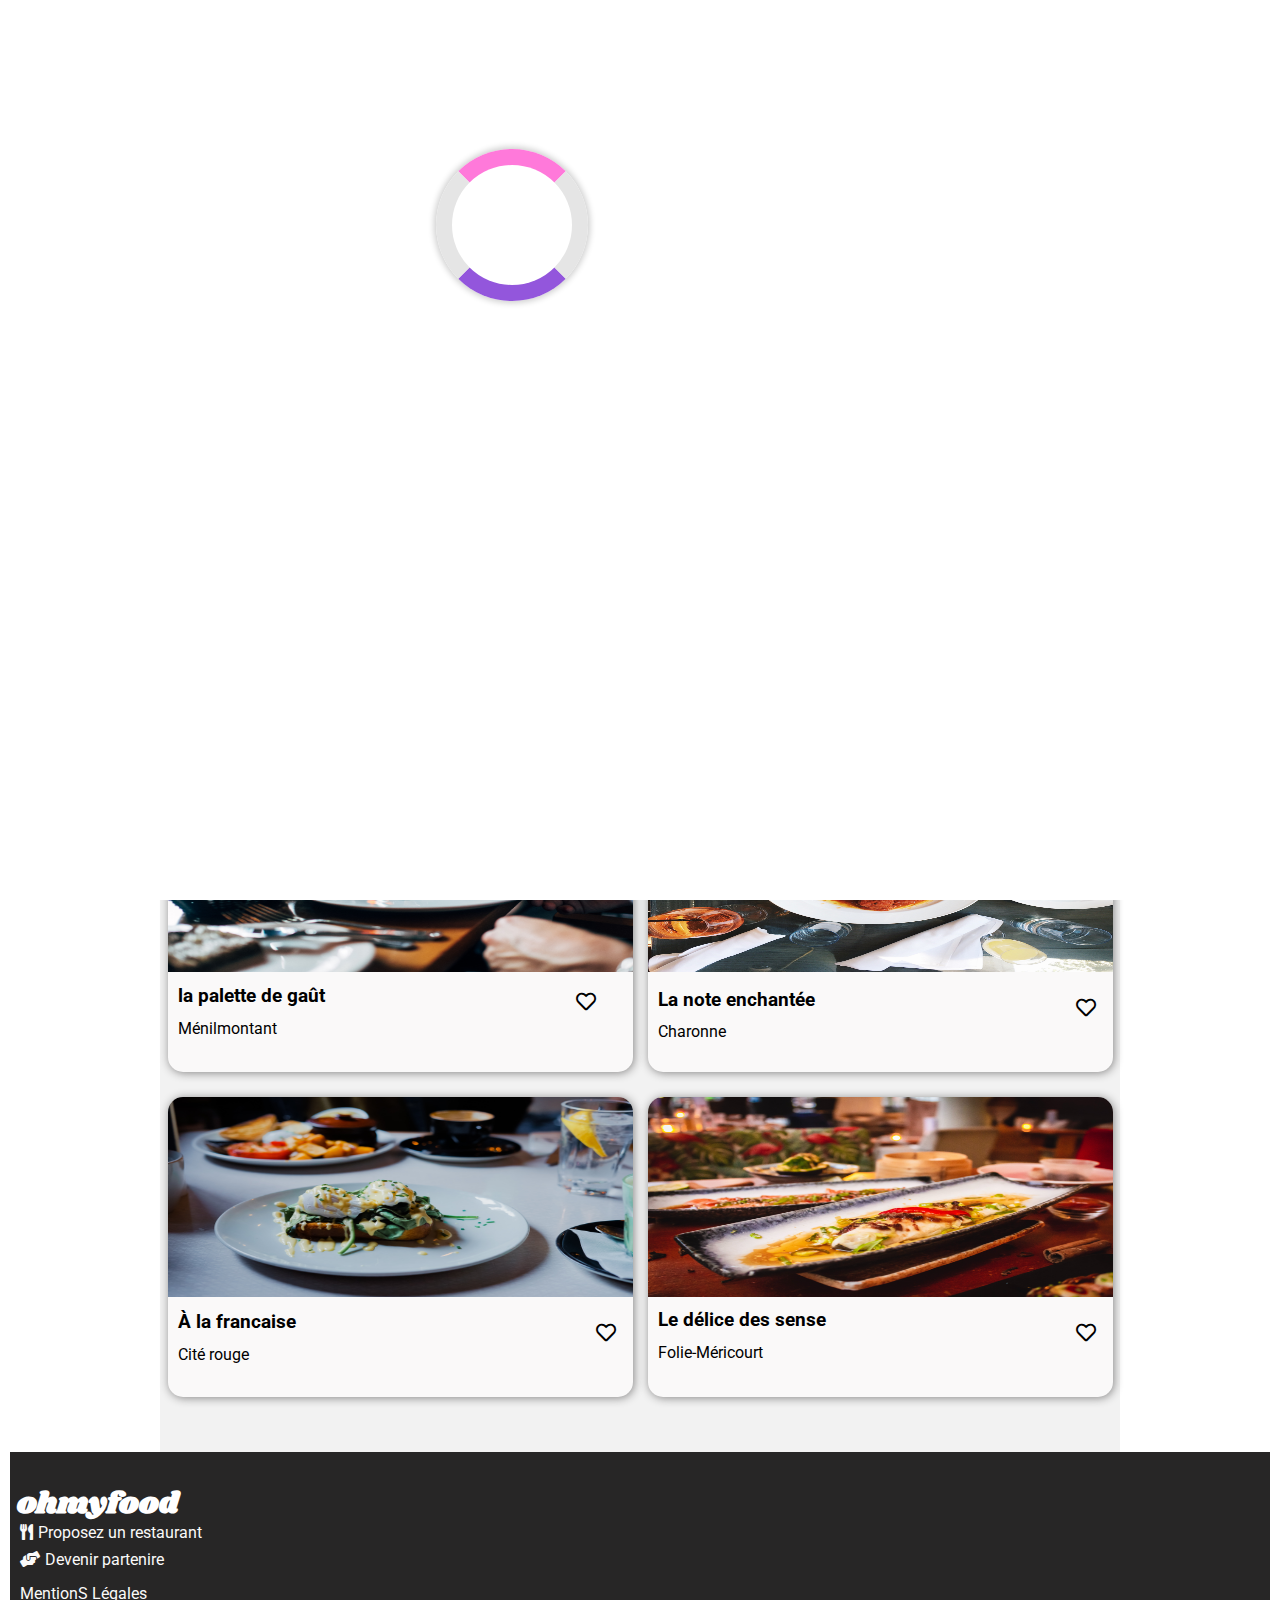
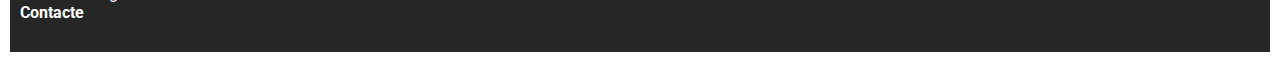
<file: index.html>
<!DOCTYPE html>
<html lang="fr">
<!-- he stars the html file -->
<head>
	<meta charset="utf-8"> 
	<meta name="viewport" content="width=device-width,initial-scale=1.0">
    <meta name="description" content="présentation projet 2">


	<link rel="stylesheet" type="text/css" href="./scss/style.css">

    <link rel="stylesheet" href="https://cdnjs.cloudflare.com/ajax/libs/font-awesome/5.15.4/css/all.min.css" integrity="sha512-1ycn6IcaQQ40/MKBW2W4Rhis/DbILU74C1vSrLJxCq57o941Ym01SwNsOMqvEBFlcgUa6xLiPY/NS5R+E6ztJQ==" crossorigin="anonymous" referrerpolicy="no-referrer" />
    <link href="https://fonts.googleapis.com/css2?family=Roboto:wght@100&family=Shrikhand&display=swap" rel="stylesheet">
    <link href="https://fonts.googleapis.com/css2?family=Roboto:ital,wght@0,100;0,500;0,700;1,400&family=Shrikhand&display=swap" rel="stylesheet">
    <title>ohmayfood</title>

</head> 
<body>
    <div class="loader-container">
        <div class="loader"></div>
    </div> 
<!--header-->
<header class="food">
    <nav class="navfood1">
       <div class="navfood1__logo1">
           <img src="images/ohmyfood.png" alt="logofod" class="logofod1">
       </div>
       <div class="navfood__maps">
      
        <a href="https://www.google.fr/maps/@49.1403279,2.2178771,15z"> <i class="fas fa-map-marker-alt "></i></a>
              <p>Paris,Belleville</p>
       </div>
       <div class="navfood__reservez">
           <div>
               <h1>Reservez le menu qui Vous convient</h1>
                <p>Decouvrez des restaurants d'exception,<br>séléctionnés par nos soins</p>
                <a href="#" class="btn-primary">Explorer nos restaurants</a>
            </div>
        </div>
    </nav>
    <div class="fonct">
        <h2>Fonctionement</h2>
        <div class="fonct__boutuon">
            
            <div class="chois">
                <div class="number"><p>1</p></div>
               <div class="icon"><i class="fas fa-mobile-alt"></i></div>
               <div class="parag"><h4>Choisissez un restaurant</h4></div>
            </div>
        </div>
       <div class="fonct__comp">
            <div  class="chois2">
                <div class="number2"><p>2</p></div>
               <div class="icon2"><i class="fas fa-list-ul"></i></div>
                <div class="parag2"><h4>Composez votre menu</h4></div>
            </div>
       </div>
       <div class="fonct__degu">
        <div  class="chois3">
            <div class="number3"><p>3</p></div>
           <div class="icon3"><i class="fas fa-store"></i>  </div>
            <div class="parag3"><h4>Dégustez au restaurant</h4></div>
        </div> 
       </div>
    </div>

</header>

<!--debut section-->

<section class="restaurant">
    <div class="restaurant__titre"><h1>restaurants</h1></div>
    <div class="restimgages">
        <div class="img1"> 
            <p class="butonneuv">nouveau</p>
            <div class="imgaceil"> <a href="./menus/copie.html"><img src="images/jay-wennington-N_Y88TWmGwA-unsplash.jpg" alt="wennington" class="wennington"></a></div>
            <div class="infoaceil1">
                   <div>
                       <a href="./menus/copie.html">
                      <h3 class="palette">la palette de gaût</h3>
                       <p class="Méni">Ménilmontant</p>
                       </a>
                    </div>
                    <div class="infoaceil2">
                        <div class="infoaceil2"><a href="#"><i class="far fa-heart  hart1" ></i> <i class="fas fa-heart hart2"></i></a> </div>
                       
                     </div> 
                       
                      
            </div>
        </div>
         <div class="img2">
            <p class="butonneuv">nouveau</p>
             <div class="imgnot"><a href="./menus/test.html"><img src="images/stil-u2Lp8tXIcjw-unsplash.jpg" alt="unsplash" class="unsplash"></a></div>
               <div class="imgnot2">
                     <div>
                         <a href="./menus/test.html">
                         <div class="note"><H3>La note enchantée</H3></div>
                         <div class="charonne">Charonne</div>
                         </a>
                     </div>
                    <div class="infoaceil2"><a href="#"><i class="far fa-heart  hart1" ></i> <i class="fas fa-heart hart2"></i></a> </div>
                    

               </div>
               <div class="imgnot3"></div>
         </div>
         <div class="img3">
                 <div class="imghef"><a href="./menus/about.html"><img src="images/toa-heftiba-DQKerTsQwi0-unsplash.jpg" alt="heftiba" class="heftiba"></a></div>
                 <div class="imghef3">
                     <div>
                         <a href="./menus/about.html">
                         <h3 class="francaise">À la francaise</h3>
                         <p class="cité"> Cité rouge</p>
                         </a>
                     </div>
                     <div class="infoaceil2"><a href="#"><i class="far fa-heart  hart1" ></i> <i class="fas fa-heart hart2"></i></a> </div>

                 </div>
         </div>
         <div class="img4">
            <div class="imgdélic"><a href="./menus/undid.html"><img src="images/louis-hansel-shotsoflouis-qNBGVyOCY8Q-unsplash.jpg" alt="louis" class="louis"></a></div>
              <div class="imgdélic2">
                    <div>
                        <a href="./menus/undid.html">
                         <h3 class="délice">Le délice des sense</h3>
                           <p class="foli">Folie-Méricourt</p>
                       </a>
                    </div>
                    <div class="infoaceil2"><a href="#"><i class="far fa-heart  hart1" ></i> <i class="fas fa-heart hart2"></i></a> </div>
              </div>
         </div>
   </div>
</section>

<!-- debut footer-->
<footer class="omyfooter">

    <div class="omyfooter__proposer ">
        <h3>ohmyfood</h3>
    </div>
    
    <div class="omyfooter__proprest">
         <i class="fas fa-utensils"></i><p class="espace">Proposez un restaurant</p>
    </div>
    <div class="omyfooter__partenirmonleg">
         <i class="fas fa-hands-helping"></i> <p class="espace">Devenir partenire  </p>
     </div>
     <div class="omyfooter__contact"><p><br>MentionS Légales<br> <a href="mailto:adresse@serveur.com"><b> Contacte</b></a></p></div>
     
</footer>

 </body>
</html>
</file>
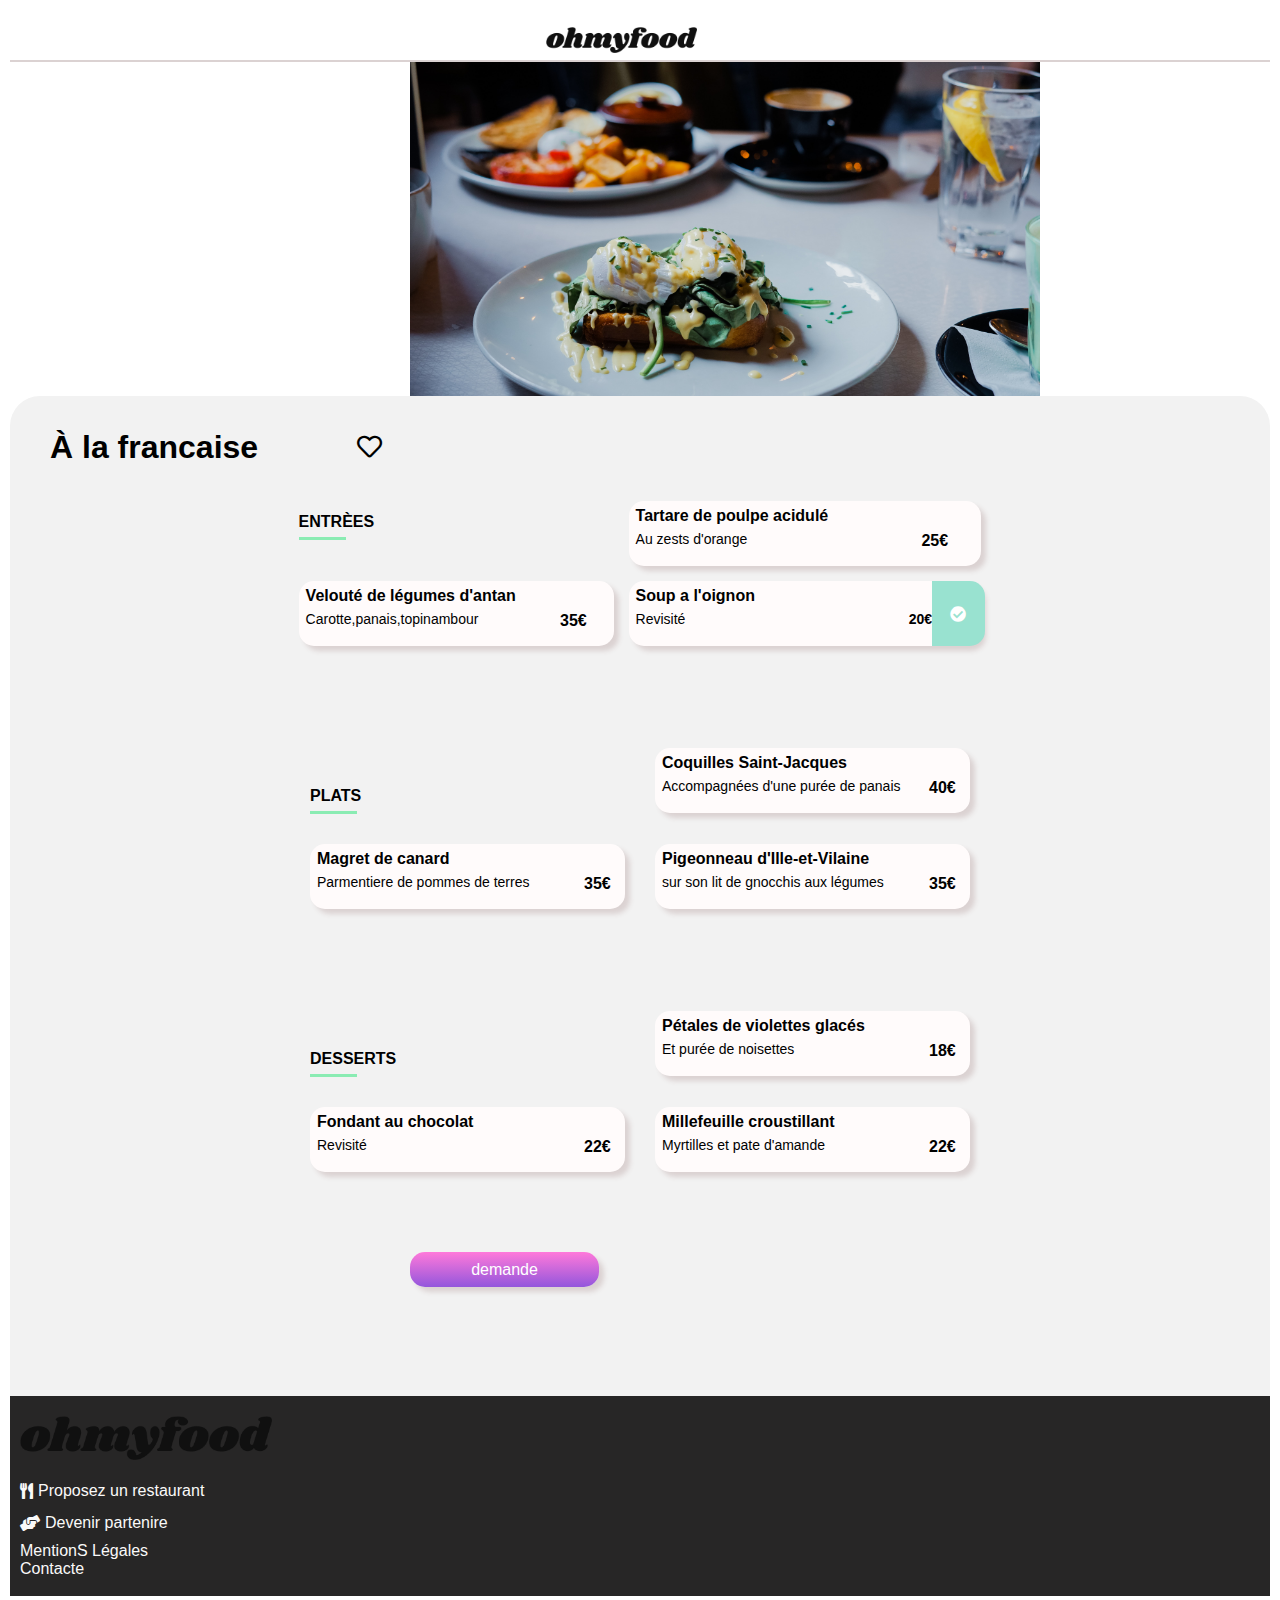
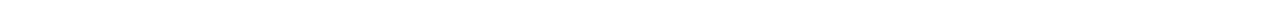
<file: about.html>
<!DOCTYPE html>
<html lang="fr">
<!-- he stars the html file -->
<head>
	<meta charset="utf-8"> 
	<meta name="viewport" content="width=device-width,initial-scale=1.0">
    <meta name="description" content="présentation projet 2">


	<link rel="stylesheet" type="text/css" href="style.css">

    <link rel="stylesheet" href="https://cdnjs.cloudflare.com/ajax/libs/font-awesome/5.15.4/css/all.min.css" integrity="sha512-1ycn6IcaQQ40/MKBW2W4Rhis/DbILU74C1vSrLJxCq57o941Ym01SwNsOMqvEBFlcgUa6xLiPY/NS5R+E6ztJQ==" crossorigin="anonymous" referrerpolicy="no-referrer" />
    
    <title>about</title>

</head> 

<body>
   <header class="food2">
       <nav class="navfood">  
            <div class="navfood__logo">
                 <img src="images/ohmyfood.png" alt="logofod" class="logofod">
            </div>
             <div class="navfood__aboutimg">
                <div class="imghef"><a href="#"><img src="images/toa-heftiba-DQKerTsQwi0-unsplash.jpg"alt="heftiba" class="abouthef"></a></div>
            </div>
      </nav>    
   </header>

   <section class="aboutRes">
     <div class="aboutRes__abouTitre">
         <h1>À la francaise</h1>
         <P class="farher"><i class="far fa-heart"></i></P>
     </div>

    <div class="entre">
         <div class="entre__titre"><h4>ENTRÈES</h4></div>
         <div class="entre__tartare">
              <div class="acidpul">
                 <h4 class="titart">Tartare de poulpe acidulé</h4>
                 <p>Au zests d'orange</p>
              </div> 
              <div class="prix"><p><b>25€</b></p></div>
         </div>
         <div class="entre__Veloute">
             <div class="Velout1">
                 <h4 class="titVelout">Velouté de légumes d'antan</h4>
                 <p>Carotte,panais,topinambour </p>
             </div>
             <div class="prix"><p><b>35€</b></p></div>
         </div>
        <div class="entre__soupe">
            <div class=" soup1">
                <h4 class="titsoupe">Soup a l'oignon</h4>
                <div class="rev">
                    <p>Revisité</p>
                    <P><B>20€</B></P>

                </div>
            </div>
            <div class="chek"><i class="fas fa-check-circle"></i></div>
         </div>
        
    </div>
       <div class="plats">
           <div class="plats__titre"><h4>PLATS</h4></div>
           <div class="plats__coquille">
                  <div class="sainjac">
                      <h4 class="titrsanj">Coquilles Saint-Jacques</h4>
                      <p>Accompagnées d'une purée de panais</p>
                   </div>
                    <div class="prix"><p><b>40€</b></p></div>
            </div> 
            <div class="plats__magret">
               <div class="canard">
                   <h4 class="titrcand">Magret de canard </h4>
                   <p>Parmentiere de pommes de terres</p>
               </div>
               <div class="prix"><p><b>35€</b></p></div>
            </div>
            <div class="plats__pegeon">
                <div class="pegeonils">
                    <h4 class="titrpeg">Pigeonneau d'Ille-et-Vilaine</h4>
                    <p> sur son lit de gnocchis aux légumes</p>
                </div>
                <div class="prix"><p><b>35€</b></p></div> 
            </div>
            
        </div>
        <div class="desser">
           <div class="desser__titre"> <h4>DESSERTS</h4></div>
           <div class="desser__petal">
               <div class="violette">
                   <h4 class="titrviolet">Pétales de violettes glacés </h4>
                   <p> Et purée de noisettes </p>
               </div>
               <div class="prix"><p><b>18€</b></p></div> 
           </div>
           <div class="desser__fondant">
               <div class="chocol">
                    <h4 class="titrchoc">Fondant au chocolat</h4>
                    <p>Revisité</p>
               </div>
               <div class="prix"><p><b>22€</b></p></div>
           </div>
           <div class="desser__mellfeulle">
               <div class="crostil">
                   <h4 class="titrcros">Millefeuille croustillant</h4>
                   <p> Myrtilles et pate d'amande</p>
               </div>
               <div class="prix"><p><b>22€</b></p></div>
           </div>
        </div>
  
      <div class="demande">
          <p>demande</p>
      </div>
   </section>
   <footer class="omyfooter">
    <div class="omyfooter__proposer "><img src="images/ohmyfood.png" alt="logofod" class="logofod "></div>
    
    <div class="omyfooter__proprest">
         <i class="fas fa-utensils"></i><p class="espace">Proposez un restaurant</p>
    </div>
    <div class="omyfooter__partenirmonleg">
         <i class="fas fa-hands-helping"></i> <p class="espace">Devenir partenire  </p>
     </div>
     <div class="omyfooter__contact"><p><br>MentionS Légales<br>Contacte </p></div>
   
   </footer>

   
</body>
</html>
</file>
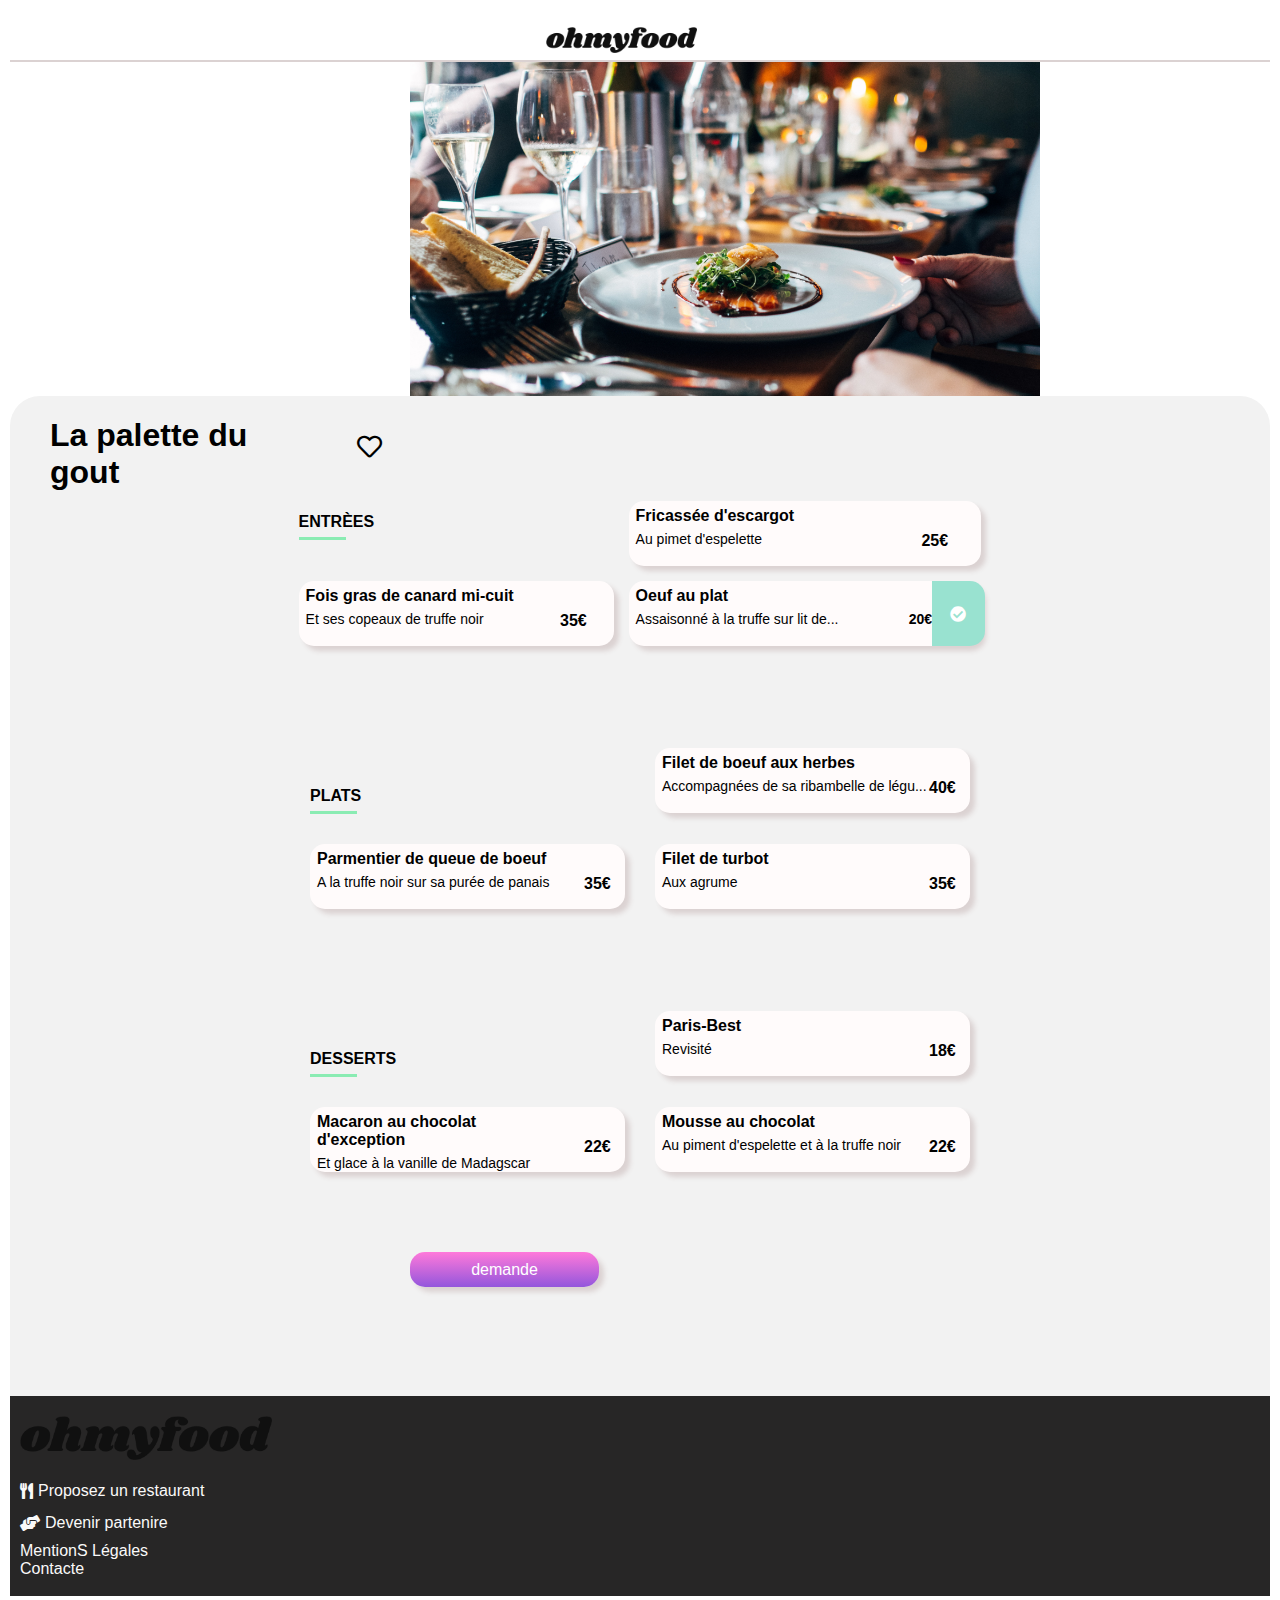
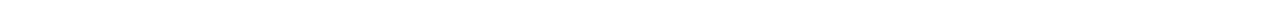
<file: copie.html>
<!DOCTYPE html>
<html lang="fr">
<!-- he stars the html file -->
<head>
	<meta charset="utf-8"> 
	<meta name="viewport" content="width=device-width,initial-scale=1.0">
    <meta name="description" content="présentation projet 2">


	<link rel="stylesheet" type="text/css" href="style.css">

    <link rel="stylesheet" href="https://cdnjs.cloudflare.com/ajax/libs/font-awesome/5.15.4/css/all.min.css" integrity="sha512-1ycn6IcaQQ40/MKBW2W4Rhis/DbILU74C1vSrLJxCq57o941Ym01SwNsOMqvEBFlcgUa6xLiPY/NS5R+E6ztJQ==" crossorigin="anonymous" referrerpolicy="no-referrer" />

    <title>copie</title>

</head> 
   
<body>
    <header class="food2">
        <nav class="navfood">  
             <div class="navfood__logo">
                  <img src="images/ohmyfood.png" alt="logofod" class="logofod">
             </div>
              <div class="navfood__aboutimg">
                 <div class="imghef"><a href="#"><img src="images/jay-wennington-N_Y88TWmGwA-unsplash.jpg"alt="heftiba" class="abouthef"></a></div>
             </div>
       </nav>    
    </header>
    <section class="aboutRes">
        <div class="aboutRes__abouTitre">
            <h1>La palette du gout</h1>
            <P class="farher"><i class="far fa-heart"></i></P>
        </div>
   
       <div class="entre">
            <div class="entre__titre"><h4>ENTRÈES</h4></div>
            <div class="entre__tartare">
                 <div class="acidpul">
                    <h4 class="titart">Fricassée d'escargot</h4>
                    <p>Au pimet d'espelette</p>
                 </div> 
                 <div class="prix"><p><b>25€</b></p></div>
            </div>
            <div class="entre__Veloute">
                <div class="Velout1">
                    <h4 class="titVelout">Fois gras de canard mi-cuit</h4>
                    <p>Et ses copeaux de truffe noir </p>
                </div>
                <div class="prix"><p><b>35€</b></p></div>
            </div>
           <div class="entre__soupe">
               <div class=" soup1">
                   <h4 class="titsoupe">Oeuf au plat</h4>
                   <div class="rev">
                       <p>Assaisonné à la truffe sur lit de...</p>
                       <P><B>20€</B></P>
   
                   </div>
               </div>
               <div class="chek"><i class="fas fa-check-circle"></i></div>
            </div>
           
       </div>
          <div class="plats">
              <div class="plats__titre"><h4>PLATS</h4></div>
              <div class="plats__coquille">
                     <div class="sainjac">
                         <h4 class="titrsanj">Filet de boeuf aux herbes</h4>
                         <p>Accompagnées de sa ribambelle de légu...</p>
                      </div>
                       <div class="prix"><p><b>40€</b></p></div>
               </div> 
               <div class="plats__magret">
                  <div class="canard">
                      <h4 class="titrcand">Parmentier de queue de boeuf </h4>
                      <p>A la truffe noir sur sa purée de panais</p>
                  </div>
                  <div class="prix"><p><b>35€</b></p></div>
               </div>
               <div class="plats__pegeon">
                   <div class="pegeonils">
                       <h4 class="titrpeg">Filet de turbot</h4>
                       <p> Aux agrume</p>
                   </div>
                   <div class="prix"><p><b>35€</b></p></div> 
               </div>
               
           </div>
           <div class="desser">
              <div class="desser__titre"> <h4>DESSERTS</h4></div>
              <div class="desser__petal">
                  <div class="violette">
                      <h4 class="titrviolet">Paris-Best </h4>
                      <p> Revisité </p>
                  </div>
                  <div class="prix"><p><b>18€</b></p></div> 
              </div>
              <div class="desser__fondant">
                  <div class="chocol">
                       <h4 class="titrchoc">Macaron au chocolat d'exception</h4>
                       <p>Et glace à la vanille de Madagscar</p>
                  </div>
                  <div class="prix"><p><b>22€</b></p></div>
              </div>
              <div class="desser__mellfeulle">
                  <div class="crostil">
                      <h4 class="titrcros">Mousse au chocolat</h4>
                      <p> Au piment d'espelette et à la truffe noir</p>
                  </div>
                  <div class="prix"><p><b>22€</b></p></div>
              </div>
           </div>
     
         <div class="demande">
             <p>demande</p>
         </div>
      </section>
      <footer class="omyfooter">
       <div class="omyfooter__proposer "><img src="images/ohmyfood.png" alt="logofod" class="logofod "></div>
       
       <div class="omyfooter__proprest">
            <i class="fas fa-utensils"></i><p class="espace">Proposez un restaurant</p>
       </div>
       <div class="omyfooter__partenirmonleg">
            <i class="fas fa-hands-helping"></i> <p class="espace">Devenir partenire  </p>
        </div>
        <div class="omyfooter__contact"><p><br>MentionS Légales<br>Contacte </p></div>
      
      </footer>
</body>
</html>
</file>
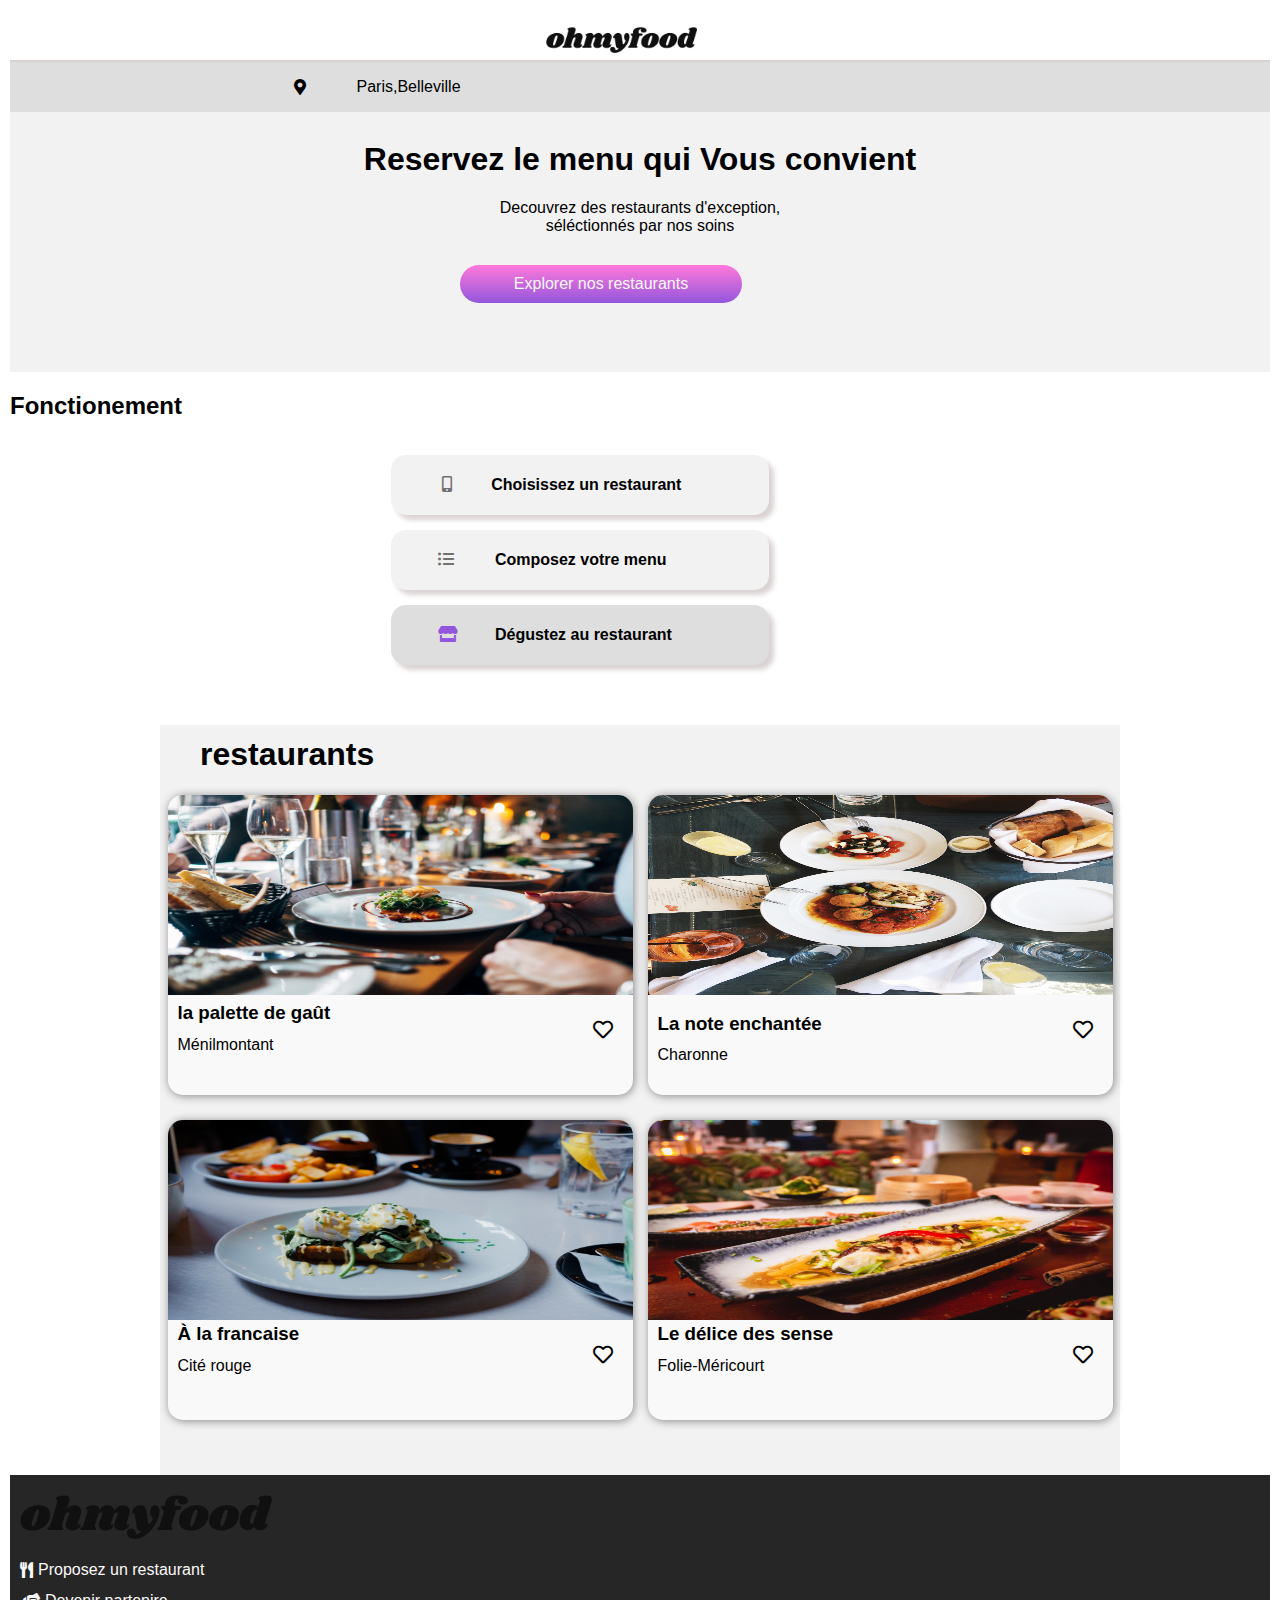
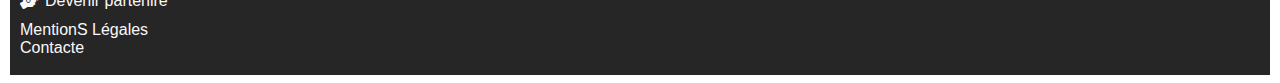
<file: indix.html>
<!DOCTYPE html>
<html lang="fr">
<!-- he stars the html file -->
<head>
	<meta charset="utf-8"> 
	<meta name="viewport" content="width=device-width,initial-scale=1.0">
    <meta name="description" content="présentation projet 2">


	<link rel="stylesheet" type="text/css" href="style.css">

    <link rel="stylesheet" href="https://cdnjs.cloudflare.com/ajax/libs/font-awesome/5.15.4/css/all.min.css" integrity="sha512-1ycn6IcaQQ40/MKBW2W4Rhis/DbILU74C1vSrLJxCq57o941Ym01SwNsOMqvEBFlcgUa6xLiPY/NS5R+E6ztJQ==" crossorigin="anonymous" referrerpolicy="no-referrer" />

    <title>ohmayfood</title>

</head> 
<body>

<header class="food">
    <nav class="navfood">
       <div class="navfood__logo">
           <img src="images/ohmyfood.png" alt="logofod" class="logofod">
       </div>
       <div class="navfood__maps">
             <i class="fas fa-map-marker-alt "></i>
              <p>Paris,Belleville</p>
       </div>
       <div class="navfood__reservez">
           <div>
               <h1>Reservez le menu qui Vous convient</h1>
                <p>Decouvrez des restaurants d'exception,<br>séléctionnés par nos soins</p>
                <a href="#" class="btn-primary">Explorer nos restaurants</a>
            </div>
        </div>
    </nav>
    <div class="fonct">
        <h2>Fonctionement</h2>
        <div class="fonct__boutuon">
            <div class="number"><p>1</p></div>
            <div class="chois">
               <div class="icon"><i class="fas fa-mobile-alt"></i></div>
               <div class="parag"><h4>Choisissez un restaurant</h4></div>
            </div>
        </div>
       <div class="fonct__comp">
            <div class="number2"><p>2</p></div>
            <div  class="chois2">
               <div class="icon2"><i class="fas fa-list-ul"></i></div>
                <div class="parag2"><h4>Composez votre menu</h4></div>
            </div>
       </div>
       <div class="fonct__degu">
        <div class="number3"><p>3</p></div>
        <div  class="chois3">
           <div class="icon3"><i class="fas fa-store"></i>  </div>
            <div class="parag3"><h4>Dégustez au restaurant</h4></div>
        </div> 
       </div>
    </div>

</header>

<section class="restaurant">
    <div class="restaurant__titre"><h1>restaurants</h1></div>
    <div class="restimgages">
        <div class="img1"> 
            <p class="butonneuv">nouveau</p>
            <div class="imgaceil"> <a href="copie.html"><img src="images/jay-wennington-N_Y88TWmGwA-unsplash.jpg"alt="wennington" class="wennington"></a></div>
            <div class="infoaceil1">
                   <div>
                       <a href="copie.html">
                      <h3 class="palette">la palette de gaût</h3>
                       <p class="Méni">Ménilmontant</p>
                       </a>
                    </div>
                    <div class="infoaceil2"><i class="far fa-heart"></i> </div>
            </div>
        </div>
         <div class="img2">
            <p class="butonneuv">nouveau</p>
             <div class="imgnot"><a href="test.html"><img src="images/stil-u2Lp8tXIcjw-unsplash.jpg"alt="unsplash" class="unsplash"></a></div>
               <div class="imgnot2">
                     <div>
                         <a href="test.html">
                         <div class="note"><H3>La note enchantée</H3></div>
                         <div class="charonne">Charonne</div>
                         </a>
                     </div>
                    <div class="infoaceil2"><i class="far fa-heart"></i> </div>

               </div>
               <div class="imgnot3"></div>
         </div>
         <div class="img3">
                 <div class="imghef"><a href="about.html"><img src="images/toa-heftiba-DQKerTsQwi0-unsplash.jpg"alt="heftiba" class="heftiba"></a></div>
                 <div class="imghef3">
                     <div>
                         <a href="about.html">
                         <h3 class="francaise">À la francaise</h3>
                         <p class="cité"> Cité rouge</p>
                         </a>
                     </div>
                     <div class="infoaceil2" ><i class="far fa-heart"></i></div>

                 </div>
         </div>
         <div class="img4">
            <div class="imgdélic"><a href="undid.html"><img src="images/louis-hansel-shotsoflouis-qNBGVyOCY8Q-unsplash.jpg"alt="louis" class="louis"></a></div>
              <div class="imgdélic2">
                    <div>
                        <a href="undid.html">
                         <h3 class="délice">Le délice des sense</h3>
                           <p class="foli">Folie-Méricourt</p>
                       </a>
                    </div>
                    <div class="infoaceil2"><i class="far fa-heart"></i></div>
              </div>
         </div>
    </div>
</section>
<footer class="omyfooter">
    <div class="omyfooter__proposer "><img src="images/ohmyfood.png" alt="logofod" class="logofod "></div>
    
    <div class="omyfooter__proprest">
         <i class="fas fa-utensils"></i><p class="espace">Proposez un restaurant</p>
    </div>
    <div class="omyfooter__partenirmonleg">
         <i class="fas fa-hands-helping"></i> <p class="espace">Devenir partenire  </p>
     </div>
     <div class="omyfooter__contact"><p><br>MentionS Légales<br>Contacte </p></div>
   
</footer>

</body>
</html>
</file>
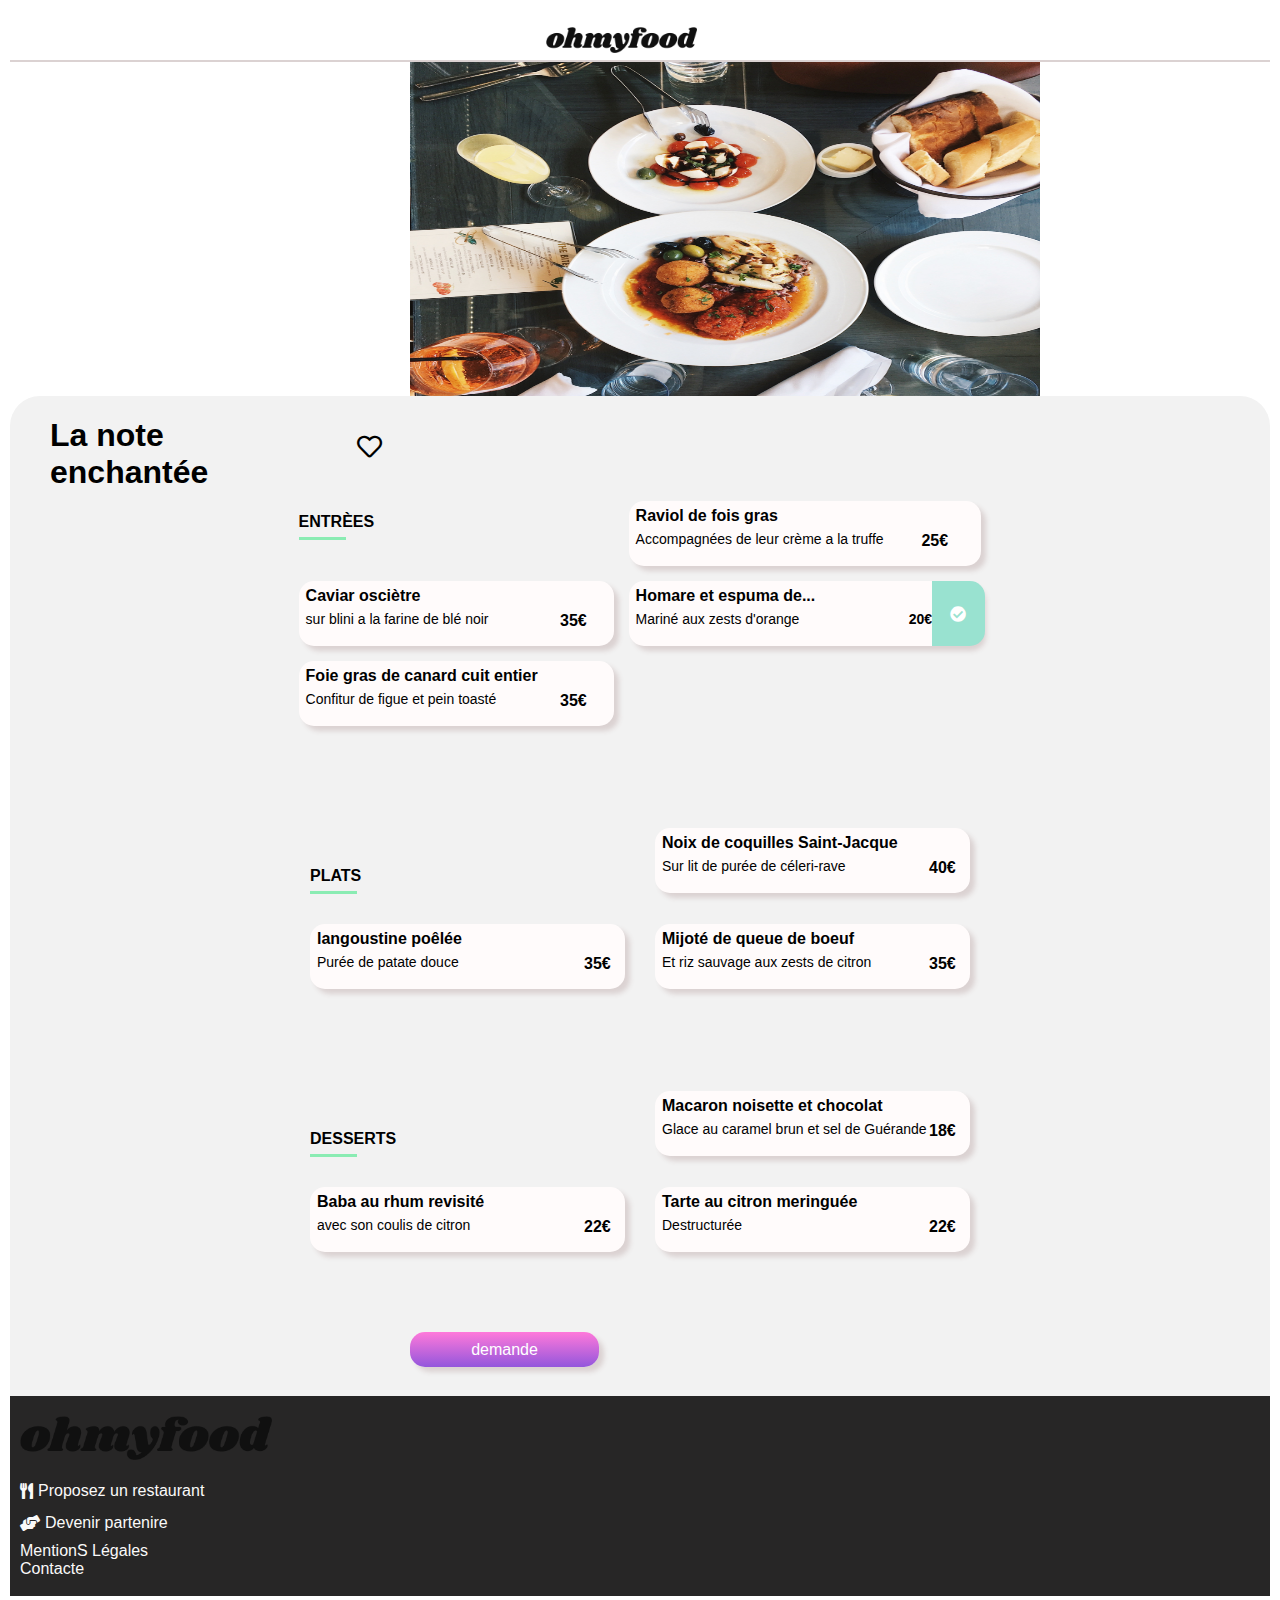
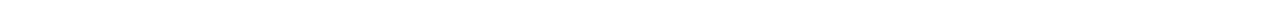
<file: test.html>
<!DOCTYPE html>
<html lang="fr">
<!-- he stars the html file -->
<head>
	<meta charset="utf-8"> 
	<meta name="viewport" content="width=device-width,initial-scale=1.0">
    <meta name="description" content="présentation projet 2">


	<link rel="stylesheet" type="text/css" href="style.css">

    <link rel="stylesheet" href="https://cdnjs.cloudflare.com/ajax/libs/font-awesome/5.15.4/css/all.min.css" integrity="sha512-1ycn6IcaQQ40/MKBW2W4Rhis/DbILU74C1vSrLJxCq57o941Ym01SwNsOMqvEBFlcgUa6xLiPY/NS5R+E6ztJQ==" crossorigin="anonymous" referrerpolicy="no-referrer" />

    <title>test</title>

</head> 
<body>
    <header class="food2">
        <nav class="navfood">  
             <div class="navfood__logo">
                  <img src="images/ohmyfood.png" alt="logofod" class="logofod">
             </div>
              <div class="navfood__aboutimg">
                 <div class="imghef"><a href="#"><img src="images/stil-u2Lp8tXIcjw-unsplash.jpg"alt="heftiba" class="abouthef"></a></div>
             </div>
       </nav>    
    </header>
    <section class="aboutRes">
        <div class="aboutRes__abouTitre">
            <h1>La note enchantée</h1>
            <P class="farher"><i class="far fa-heart"></i></P>
        </div>
        <div class="entre">
            <div class="entre__titre"><h4>ENTRÈES</h4></div>
            <div class="entre__tartare">
                 <div class="acidpul">
                    <h4 class="titart">Raviol de fois gras</h4>
                    <p>Accompagnées de leur crème a la truffe</p>
                 </div> 
                 <div class="prix"><p><b>25€</b></p></div>
            </div>
            <div class="entre__Veloute">
                <div class="Velout1">
                    <h4 class="titVelout">Caviar osciètre</h4>
                    <p>sur blini a la farine de blé noir </p>
                </div>
                <div class="prix"><p><b>35€</b></p></div>
            </div>
           <div class="entre__soupe">
               <div class=" soup1">
                   <h4 class="titsoupe">Homare et espuma de...</h4>
                   <div class="rev">
                       <p>Mariné aux zests d'orange </p>
                       <P><B>20€</B></P>
   
                   </div>
               </div>
               <div class="chek"><i class="fas fa-check-circle"></i></div>
            </div>
            <div class="entre__Veloute">
                <div class="Velout1">
                    <h4 class="titVelout">Foie gras de canard cuit entier</h4>
                    <p>Confitur de figue et pein toasté </p>
                </div>
                <div class="prix"><p><b>35€</b></p></div>
            </div>
       </div>
          <div class="plats">
              <div class="plats__titre"><h4>PLATS</h4></div>
              <div class="plats__coquille">
                     <div class="sainjac">
                         <h4 class="titrsanj">Noix de coquilles Saint-Jacque</h4>
                         <p>Sur lit de purée de céleri-rave</p>
                      </div>
                       <div class="prix"><p><b>40€</b></p></div>
               </div> 
               <div class="plats__magret">
                  <div class="canard">
                      <h4 class="titrcand">langoustine poêlée </h4>
                      <p>Purée de patate douce</p>
                  </div>
                  <div class="prix"><p><b>35€</b></p></div>
               </div>
               <div class="plats__pegeon">
                   <div class="pegeonils">
                       <h4 class="titrpeg">Mijoté de queue de boeuf</h4>
                       <p> Et riz sauvage aux zests de citron</p>
                   </div>
                   <div class="prix"><p><b>35€</b></p></div> 
               </div>
               
           </div>
           <div class="desser">
            <div class="desser__titre"> <h4>DESSERTS</h4></div>
            <div class="desser__petal">
                <div class="violette">
                    <h4 class="titrviolet">Macaron noisette et chocolat </h4>
                    <p> Glace au caramel brun et sel de Guérande </p>
                </div>
                <div class="prix"><p><b>18€</b></p></div> 
            </div>
            <div class="desser__fondant">
                <div class="chocol">
                     <h4 class="titrchoc">Baba au rhum revisité</h4>
                     <p>avec son coulis de citron</p>
                </div>
                <div class="prix"><p><b>22€</b></p></div>
            </div>
            <div class="desser__mellfeulle">
                <div class="crostil">
                    <h4 class="titrcros">Tarte au citron meringuée</h4>
                    <p> Destructurée</p>
                </div>
                <div class="prix"><p><b>22€</b></p></div>
            </div>
         </div>
   
       <div class="demande">
           <p>demande</p>
       </div>
    </section>
    <footer class="omyfooter">
     <div class="omyfooter__proposer "><img src="images/ohmyfood.png" alt="logofod" class="logofod "></div>
     
     <div class="omyfooter__proprest">
          <i class="fas fa-utensils"></i><p class="espace">Proposez un restaurant</p>
     </div>
     <div class="omyfooter__partenirmonleg">
          <i class="fas fa-hands-helping"></i> <p class="espace">Devenir partenire  </p>
      </div>
      <div class="omyfooter__contact"><p><br>MentionS Légales<br>Contacte </p></div>
    
    </footer>
   
   
</body>
</html>
</file>
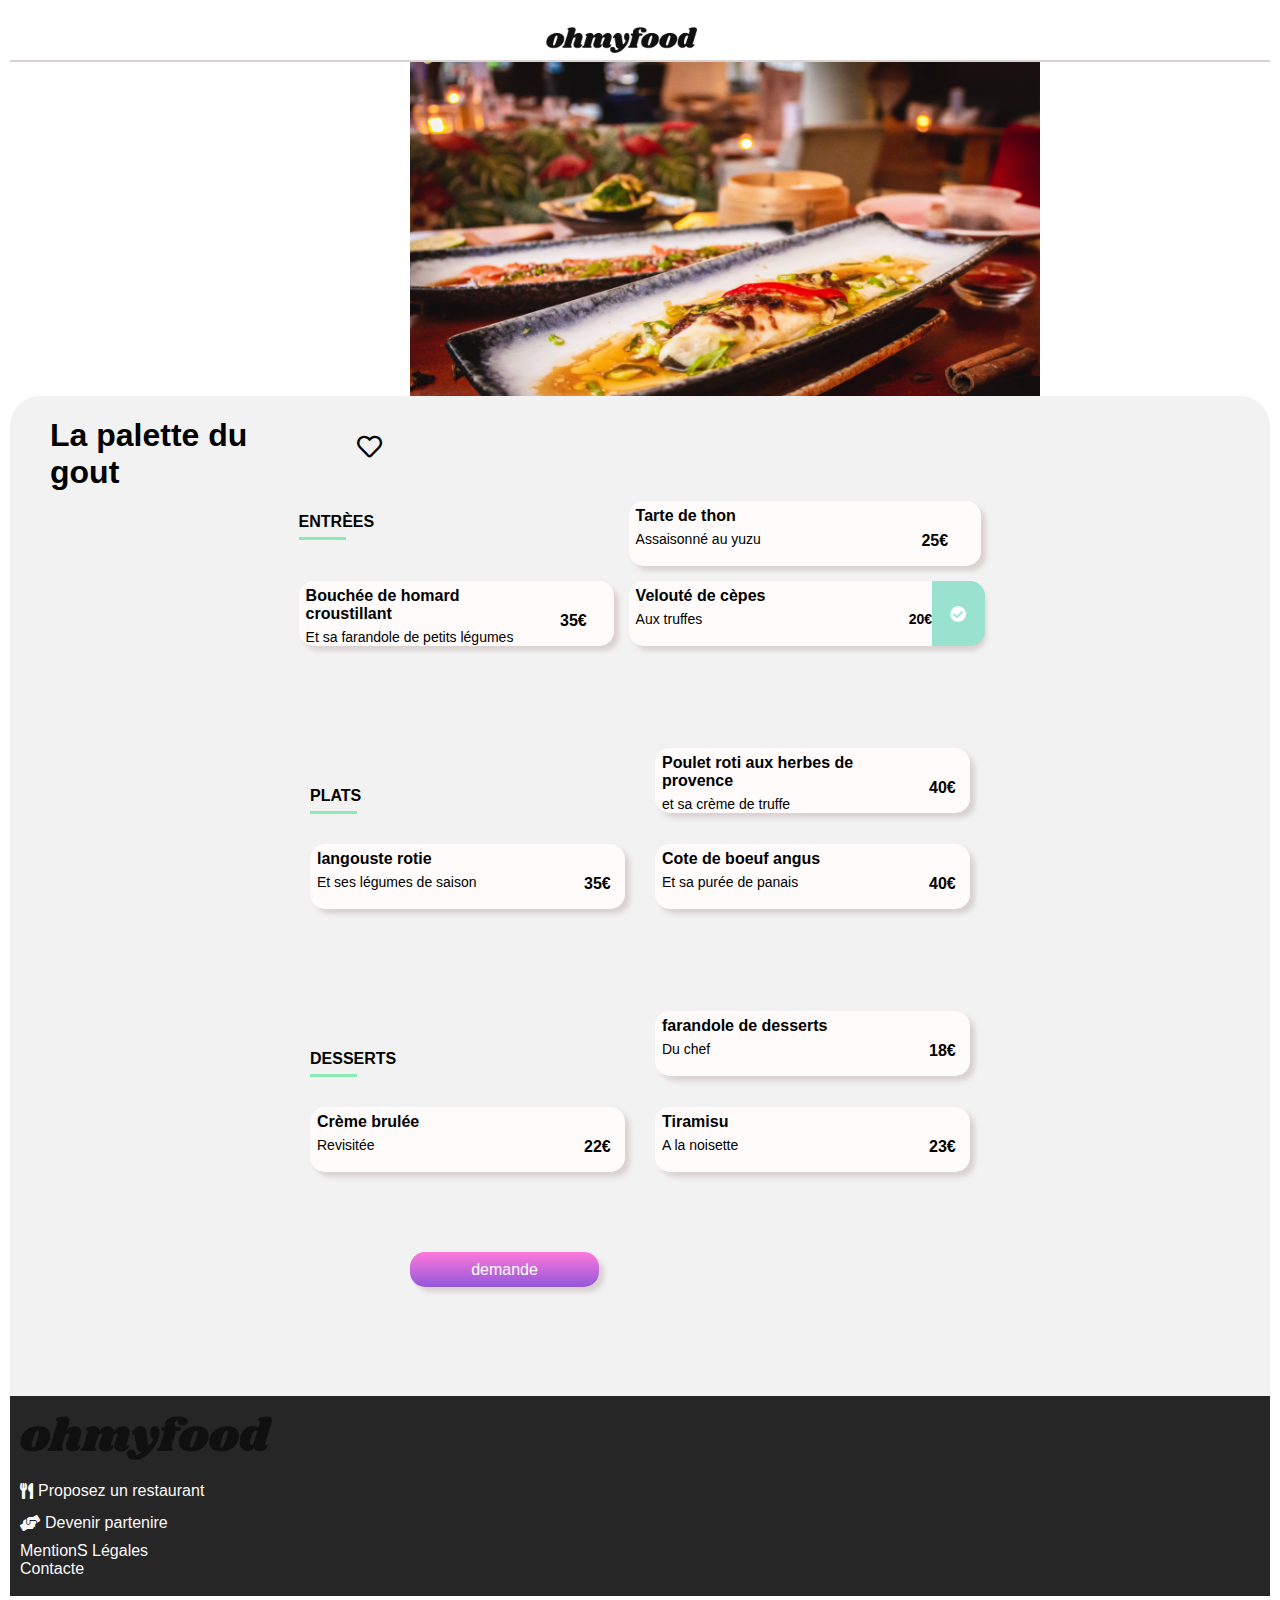
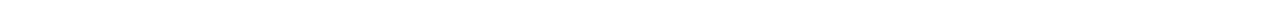
<file: undid.html>
<!DOCTYPE html>
<html lang="fr">
<!-- he stars the html file -->
<head>
	<meta charset="utf-8"> 
	<meta name="viewport" content="width=device-width,initial-scale=1.0">
    <meta name="description" content="présentation projet 2">


	<link rel="stylesheet" type="text/css" href="style.css">

    <link rel="stylesheet" href="https://cdnjs.cloudflare.com/ajax/libs/font-awesome/5.15.4/css/all.min.css" integrity="sha512-1ycn6IcaQQ40/MKBW2W4Rhis/DbILU74C1vSrLJxCq57o941Ym01SwNsOMqvEBFlcgUa6xLiPY/NS5R+E6ztJQ==" crossorigin="anonymous" referrerpolicy="no-referrer" />

    <title>undide</title>

</head> 
<body>
    <header class="food2">
        <nav class="navfood">  
             <div class="navfood__logo">
                  <img src="images/ohmyfood.png" alt="logofod" class="logofod">
             </div>
              <div class="navfood__aboutimg">
                 <div class="imghef"><a href="#"><img src="images/louis-hansel-shotsoflouis-qNBGVyOCY8Q-unsplash.jpg"alt="heftiba" class="abouthef"></a></div>
             </div>
       </nav>    
    </header>
    <section class="aboutRes">
        <div class="aboutRes__abouTitre">
            <h1>La palette du gout</h1>
            <P class="farher"><i class="far fa-heart"></i></P>
        </div>
   
       <div class="entre">
            <div class="entre__titre"><h4>ENTRÈES</h4></div>
            <div class="entre__tartare">
                 <div class="acidpul">
                    <h4 class="titart">Tarte de thon</h4>
                    <p>Assaisonné au yuzu</p>
                 </div> 
                 <div class="prix"><p><b>25€</b></p></div>
            </div>
            <div class="entre__Veloute">
                <div class="Velout1">
                    <h4 class="titVelout">Bouchée de homard croustillant</h4>
                    <p>Et sa farandole de petits légumes </p>
                </div>
                <div class="prix"><p><b>35€</b></p></div>
            </div>
           <div class="entre__soupe">
               <div class=" soup1">
                   <h4 class="titsoupe">Velouté de cèpes</h4>
                   <div class="rev">
                       <p>Aux truffes</p>
                       <P><B>20€</B></P>
   
                   </div>
               </div>
               <div class="chek"><i class="fas fa-check-circle"></i></div>
            </div>
           
       </div>
          <div class="plats">
              <div class="plats__titre"><h4>PLATS</h4></div>
              <div class="plats__coquille">
                     <div class="sainjac">
                         <h4 class="titrsanj">Poulet roti aux herbes de provence</h4>
                         <p>et sa crème de truffe</p>
                      </div>
                       <div class="prix"><p><b>40€</b></p></div>
               </div> 
               <div class="plats__magret">
                  <div class="canard">
                      <h4 class="titrcand">langouste rotie </h4>
                      <p>Et ses légumes de saison</p>
                  </div>
                  <div class="prix"><p><b>35€</b></p></div>
               </div>
               <div class="plats__pegeon">
                   <div class="pegeonils">
                       <h4 class="titrpeg">Cote de boeuf angus</h4>
                       <p>Et sa purée de panais</p>
                   </div>
                   <div class="prix"><p><b>40€</b></p></div> 
               </div>
               
           </div>
           <div class="desser">
              <div class="desser__titre"> <h4>DESSERTS</h4></div>
              <div class="desser__petal">
                  <div class="violette">
                      <h4 class="titrviolet">farandole de desserts </h4>
                      <p> Du chef </p>
                  </div>
                  <div class="prix"><p><b>18€</b></p></div> 
              </div>
              <div class="desser__fondant">
                  <div class="chocol">
                       <h4 class="titrchoc">Crème brulée</h4>
                       <p>Revisitée</p>
                  </div>
                  <div class="prix"><p><b>22€</b></p></div>
              </div>
              <div class="desser__mellfeulle">
                  <div class="crostil">
                      <h4 class="titrcros">Tiramisu</h4>
                      <p> A la noisette</p>
                  </div>
                  <div class="prix"><p><b>23€</b></p></div>
              </div>
           </div>
     
         <div class="demande">
             <p>demande</p>
         </div>
      </section>
      <footer class="omyfooter">
       <div class="omyfooter__proposer "><img src="images/ohmyfood.png" alt="logofod" class="logofod "></div>
       
       <div class="omyfooter__proprest">
            <i class="fas fa-utensils"></i><p class="espace">Proposez un restaurant</p>
       </div>
       <div class="omyfooter__partenirmonleg">
            <i class="fas fa-hands-helping"></i> <p class="espace">Devenir partenire  </p>
        </div>
        <div class="omyfooter__contact"><p><br>MentionS Légales<br>Contacte </p></div>
      
<body>

</body>
</html>
</file>
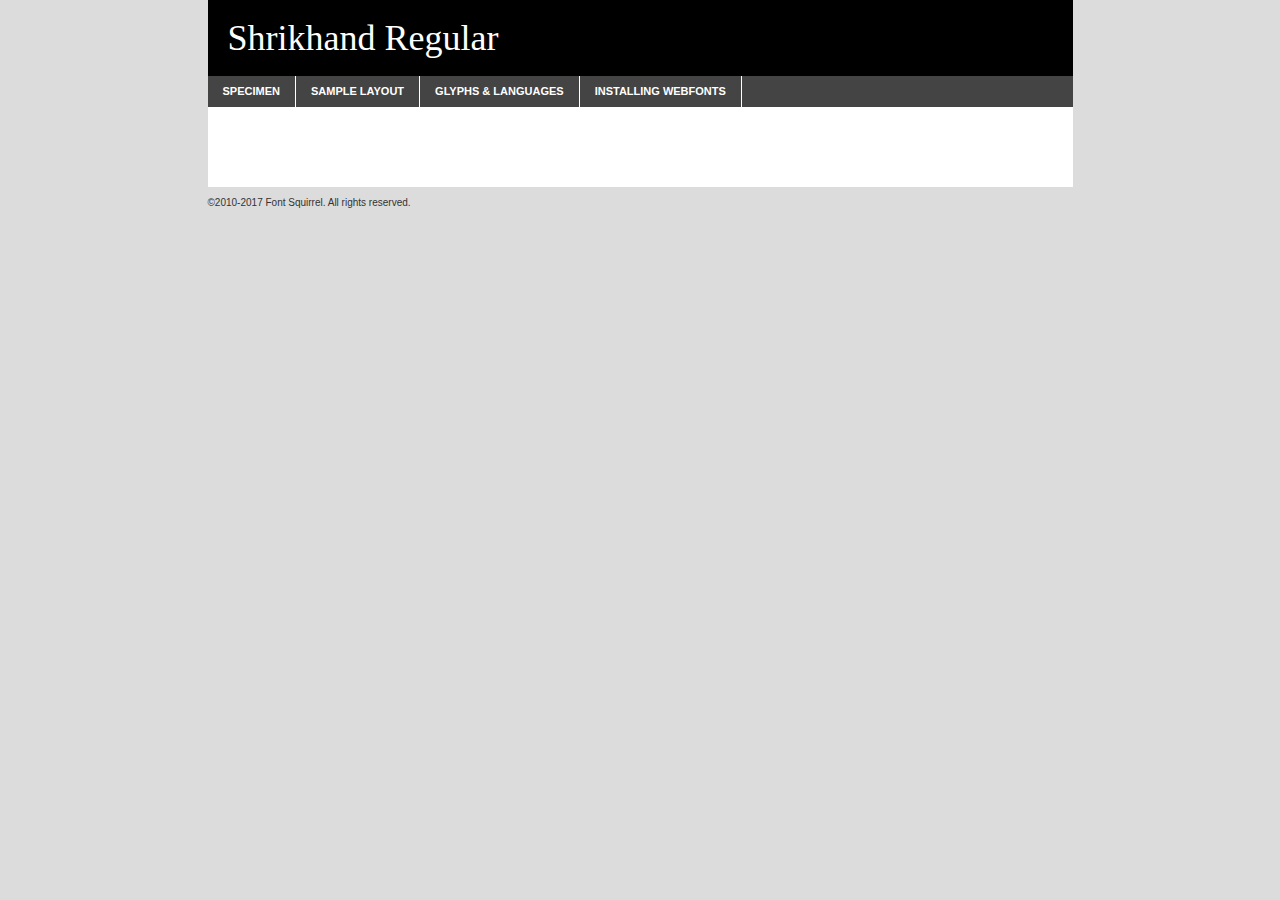
<file: fonts/shrikhand-regular-demo.html>
<!DOCTYPE html PUBLIC "-//W3C//DTD XHTML 1.0 Transitional//EN"
	"http://www.w3.org/TR/xhtml1/DTD/xhtml1-transitional.dtd">

<html xmlns="http://www.w3.org/1999/xhtml" xml:lang="en" lang="en">
<head>
	<meta http-equiv="Content-Type" content="text/html; charset=utf-8" />
	<script src="http://ajax.googleapis.com/ajax/libs/jquery/1.7.2/jquery.min.js" type="text/javascript" charset="utf-8"></script>
	<script type="text/javascript">
	(function($){$.fn.easyTabs=function(option){var param=jQuery.extend({fadeSpeed:"fast",defaultContent:1,activeClass:'active'},option);$(this).each(function(){var thisId="#"+this.id;if(param.defaultContent==''){param.defaultContent=1;}
	if(typeof param.defaultContent=="number")
	{var defaultTab=$(thisId+" .tabs li:eq("+(param.defaultContent-1)+") a").attr('href').substr(1);}else{var defaultTab=param.defaultContent;}
	$(thisId+" .tabs li a").each(function(){var tabToHide=$(this).attr('href').substr(1);$("#"+tabToHide).addClass('easytabs-tab-content');});hideAll();changeContent(defaultTab);function hideAll(){$(thisId+" .easytabs-tab-content").hide();}
	function changeContent(tabId){hideAll();$(thisId+" .tabs li").removeClass(param.activeClass);$(thisId+" .tabs li a[href=#"+tabId+"]").closest('li').addClass(param.activeClass);if(param.fadeSpeed!="none")
	{$(thisId+" #"+tabId).fadeIn(param.fadeSpeed);}else{$(thisId+" #"+tabId).show();}}
	$(thisId+" .tabs li").click(function(){var tabId=$(this).find('a').attr('href').substr(1);changeContent(tabId);return false;});});}})(jQuery);
	</script>
	<link rel="stylesheet" href="specimen_files/specimen_stylesheet.css" type="text/css" charset="utf-8" />
	<link rel="stylesheet" href="stylesheet.css" type="text/css" charset="utf-8" />

	<style type="text/css">
					body{
				font-family: 'shrikhandregular';
							}
		</style>

	<title>Shrikhand Regular Specimen</title>
	
	
	<script type="text/javascript" charset="utf-8">
		$(document).ready(function() {
			$('#container').easyTabs({defaultContent:1});
		});
	</script>
</head>

<body>
<div id="container">
	<div id="header">
		Shrikhand Regular	</div>
	<ul class="tabs">
		<li><a href="#specimen">Specimen</a></li>
		<li><a href="#layout">Sample Layout</a></li>
				<li><a href="#glyphs">Glyphs &amp; Languages</a></li>
		<li><a href="#installing">Installing Webfonts</a></li>
		
	</ul>
	
	<div id="main_content">

		
			<div id="specimen">
		
				<div class="section">
					<div class="grid12 firstcol">
						<div class="huge">AaBb</div>
					</div>
				</div>
		
				<div class="section">
					<div class="glyph_range">A&#x200B;B&#x200b;C&#x200b;D&#x200b;E&#x200b;F&#x200b;G&#x200b;H&#x200b;I&#x200b;J&#x200b;K&#x200b;L&#x200b;M&#x200b;N&#x200b;O&#x200b;P&#x200b;Q&#x200b;R&#x200b;S&#x200b;T&#x200b;U&#x200b;V&#x200b;W&#x200b;X&#x200b;Y&#x200b;Z&#x200b;a&#x200b;b&#x200b;c&#x200b;d&#x200b;e&#x200b;f&#x200b;g&#x200b;h&#x200b;i&#x200b;j&#x200b;k&#x200b;l&#x200b;m&#x200b;n&#x200b;o&#x200b;p&#x200b;q&#x200b;r&#x200b;s&#x200b;t&#x200b;u&#x200b;v&#x200b;w&#x200b;x&#x200b;y&#x200b;z&#x200b;1&#x200b;2&#x200b;3&#x200b;4&#x200b;5&#x200b;6&#x200b;7&#x200b;8&#x200b;9&#x200b;0&#x200b;&amp;&#x200b;.&#x200b;,&#x200b;?&#x200b;!&#x200b;&#64;&#x200b;(&#x200b;)&#x200b;#&#x200b;$&#x200b;%&#x200b;*&#x200b;+&#x200b;-&#x200b;=&#x200b;:&#x200b;;</div>
				</div>
				<div class="section">
					<div class="grid12 firstcol">
						<table class="sample_table">
							<tr><td>10</td><td class="size10">abcdefghijklmnopqrstuvwxyzABCDEFGHIJKLMNOPQRSTUVWXYZ0123456789abcdefghijklmnopqrstuvwxyzABCDEFGHIJKLMNOPQRSTUVWXYZ0123456789abcdefghijklmnopqrstuvwxyzABCDEFGHIJKLMNOPQRSTUVWXYZ</td></tr>
							<tr><td>11</td><td class="size11">abcdefghijklmnopqrstuvwxyzABCDEFGHIJKLMNOPQRSTUVWXYZ0123456789abcdefghijklmnopqrstuvwxyzABCDEFGHIJKLMNOPQRSTUVWXYZ0123456789abcdefghijklmnopqrstuvwxyzABCDEFGHIJKLMNOPQRSTUVWXYZ</td></tr>
							<tr><td>12</td><td class="size12">abcdefghijklmnopqrstuvwxyzABCDEFGHIJKLMNOPQRSTUVWXYZ0123456789abcdefghijklmnopqrstuvwxyzABCDEFGHIJKLMNOPQRSTUVWXYZ0123456789abcdefghijklmnopqrstuvwxyzABCDEFGHIJKLMNOPQRSTUVWXYZ</td></tr>
							<tr><td>13</td><td class="size13">abcdefghijklmnopqrstuvwxyzABCDEFGHIJKLMNOPQRSTUVWXYZ0123456789abcdefghijklmnopqrstuvwxyzABCDEFGHIJKLMNOPQRSTUVWXYZ0123456789abcdefghijklmnopqrstuvwxyzABCDEFGHIJKLMNOPQRSTUVWXYZ</td></tr>
							<tr><td>14</td><td class="size14">abcdefghijklmnopqrstuvwxyzABCDEFGHIJKLMNOPQRSTUVWXYZ0123456789abcdefghijklmnopqrstuvwxyzABCDEFGHIJKLMNOPQRSTUVWXYZ0123456789abcdefghijklmnopqrstuvwxyzABCDEFGHIJKLMNOPQRSTUVWXYZ</td></tr>
							<tr><td>16</td><td class="size16">abcdefghijklmnopqrstuvwxyzABCDEFGHIJKLMNOPQRSTUVWXYZ0123456789abcdefghijklmnopqrstuvwxyzABCDEFGHIJKLMNOPQRSTUVWXYZ</td></tr>
							<tr><td>18</td><td class="size18">abcdefghijklmnopqrstuvwxyzABCDEFGHIJKLMNOPQRSTUVWXYZ0123456789abcdefghijklmnopqrstuvwxyzABCDEFGHIJKLMNOPQRSTUVWXYZ</td></tr>
							<tr><td>20</td><td class="size20">abcdefghijklmnopqrstuvwxyzABCDEFGHIJKLMNOPQRSTUVWXYZ0123456789abcdefghijklmnopqrstuvwxyzABCDEFGHIJKLMNOPQRSTUVWXYZ</td></tr>
							<tr><td>24</td><td class="size24">abcdefghijklmnopqrstuvwxyzABCDEFGHIJKLMNOPQRSTUVWXYZ0123456789abcdefghijklmnopqrstuvwxyzABCDEFGHIJKLMNOPQRSTUVWXYZ</td></tr>
							<tr><td>30</td><td class="size30">abcdefghijklmnopqrstuvwxyzABCDEFGHIJKLMNOPQRSTUVWXYZ0123456789abcdefghijklmnopqrstuvwxyzABCDEFGHIJKLMNOPQRSTUVWXYZ</td></tr>
							<tr><td>36</td><td class="size36">abcdefghijklmnopqrstuvwxyzABCDEFGHIJKLMNOPQRSTUVWXYZ0123456789abcdefghijklmnopqrstuvwxyzABCDEFGHIJKLMNOPQRSTUVWXYZ</td></tr>
							<tr><td>48</td><td class="size48">abcdefghijklmnopqrstuvwxyzABCDEFGHIJKLMNOPQRSTUVWXYZ0123456789abcdefghijklmnopqrstuvwxyzABCDEFGHIJKLMNOPQRSTUVWXYZ</td></tr>
							<tr><td>60</td><td class="size60">abcdefghijklmnopqrstuvwxyzABCDEFGHIJKLMNOPQRSTUVWXYZ0123456789abcdefghijklmnopqrstuvwxyzABCDEFGHIJKLMNOPQRSTUVWXYZ</td></tr>
							<tr><td>72</td><td class="size72">abcdefghijklmnopqrstuvwxyzABCDEFGHIJKLMNOPQRSTUVWXYZ0123456789abcdefghijklmnopqrstuvwxyzABCDEFGHIJKLMNOPQRSTUVWXYZ</td></tr>
							<tr><td>90</td><td class="size90">abcdefghijklmnopqrstuvwxyzABCDEFGHIJKLMNOPQRSTUVWXYZ0123456789abcdefghijklmnopqrstuvwxyzABCDEFGHIJKLMNOPQRSTUVWXYZ</td></tr>
						</table>
				
					</div>
			
				</div>
		
		
		
								<div class="section" id="bodycomparison">


										<div id="xheight">
				<div class="fontbody">&#x25FC;&#x25FC;&#x25FC;&#x25FC;&#x25FC;&#x25FC;&#x25FC;&#x25FC;&#x25FC;&#x25FC;&#x25FC;&#x25FC;&#x25FC;&#x25FC;&#x25FC;&#x25FC;&#x25FC;&#x25FC;&#x25FC;&#x25FC;&#x25FC;&#x25FC;&#x25FC;&#x25FC;&#x25FC;&#x25FC;&#x25FC;&#x25FC;&#x25FC;&#x25FC;&#x25FC;&#x25FC;&#x25FC;&#x25FC;&#x25FC;&#x25FC;&#x25FC;&#x25FC;&#x25FC;&#x25FC;&#x25FC;&#x25FC;&#x25FC;&#x25FC;&#x25FC;&#x25FC;&#x25FC;&#x25FC;&#x25FC;&#x25FC;&#x25FC;&#x25FC;&#x25FC;&#x25FC;&#x25FC;&#x25FC;&#x25FC;&#x25FC;&#x25FC;&#x25FC;&#x25FC;&#x25FC;&#x25FC;&#x25FC;&#x25FC;&#x25FC;&#x25FC;&#x25FC;&#x25FC;&#x25FC;&#x25FC;&#x25FC;&#x25FC;&#x25FC;&#x25FC;&#x25FC;&#x25FC;&#x25FC;&#x25FC;&#x25FC;&#x25FC;&#x25FC;&#x25FC;&#x25FC;&#x25FC;&#x25FC;&#x25FC;&#x25FC;&#x25FC;&#x25FC;&#x25FC;&#x25FC;&#x25FC;&#x25FC;&#x25FC;&#x25FC;&#x25FC;&#x25FC;&#x25FC;body</div><div class="arialbody">body</div><div class="verdanabody">body</div><div class="georgiabody">body</div></div>
										<div class="fontbody" style="z-index:1">
											body<span>Shrikhand Regular</span>
										</div>
										<div class="arialbody" style="z-index:1">
											body<span>Arial</span>
										</div>
										<div class="verdanabody" style="z-index:1">
											body<span>Verdana</span>
										</div>
										<div class="georgiabody" style="z-index:1">
											body<span>Georgia</span>
										</div>



								</div>
		
		
				<div class="section psample psample_row1" id="">
					
					<div class="grid2 firstcol">
						<p class="size10"><span>10.</span>Aenean lacinia bibendum nulla sed consectetur. Fusce dapibus, tellus ac cursus commodo, tortor mauris condimentum nibh, ut fermentum massa justo sit amet risus. Nullam id dolor id nibh ultricies vehicula ut id elit. Cum sociis natoque penatibus et magnis dis parturient montes, nascetur ridiculus mus. Nulla vitae elit libero, a pharetra augue.</p>
			
					</div>
					<div class="grid3">
						<p class="size11"><span>11.</span>Aenean lacinia bibendum nulla sed consectetur. Fusce dapibus, tellus ac cursus commodo, tortor mauris condimentum nibh, ut fermentum massa justo sit amet risus. Nullam id dolor id nibh ultricies vehicula ut id elit. Cum sociis natoque penatibus et magnis dis parturient montes, nascetur ridiculus mus. Nulla vitae elit libero, a pharetra augue.</p>
			
					</div>
					<div class="grid3">
						<p class="size12"><span>12.</span>Aenean lacinia bibendum nulla sed consectetur. Fusce dapibus, tellus ac cursus commodo, tortor mauris condimentum nibh, ut fermentum massa justo sit amet risus. Nullam id dolor id nibh ultricies vehicula ut id elit. Cum sociis natoque penatibus et magnis dis parturient montes, nascetur ridiculus mus. Nulla vitae elit libero, a pharetra augue.</p>
			
					</div>
					<div class="grid4">
						<p class="size13"><span>13.</span>Aenean lacinia bibendum nulla sed consectetur. Fusce dapibus, tellus ac cursus commodo, tortor mauris condimentum nibh, ut fermentum massa justo sit amet risus. Nullam id dolor id nibh ultricies vehicula ut id elit. Cum sociis natoque penatibus et magnis dis parturient montes, nascetur ridiculus mus. Nulla vitae elit libero, a pharetra augue.</p>
			
					</div>
					<div class="white_blend"></div>
					
				</div>
				<div class="section psample psample_row2" id="">
					<div class="grid3 firstcol">
						<p class="size14"><span>14.</span>Aenean lacinia bibendum nulla sed consectetur. Fusce dapibus, tellus ac cursus commodo, tortor mauris condimentum nibh, ut fermentum massa justo sit amet risus. Nullam id dolor id nibh ultricies vehicula ut id elit. Cum sociis natoque penatibus et magnis dis parturient montes, nascetur ridiculus mus. Nulla vitae elit libero, a pharetra augue.</p>
			
					</div>
					<div class="grid4">
						<p class="size16"><span>16.</span>Aenean lacinia bibendum nulla sed consectetur. Fusce dapibus, tellus ac cursus commodo, tortor mauris condimentum nibh, ut fermentum massa justo sit amet risus. Nullam id dolor id nibh ultricies vehicula ut id elit. Cum sociis natoque penatibus et magnis dis parturient montes, nascetur ridiculus mus. Nulla vitae elit libero, a pharetra augue.</p>
			
					</div>
					<div class="grid5">
						<p class="size18"><span>18.</span>Aenean lacinia bibendum nulla sed consectetur. Fusce dapibus, tellus ac cursus commodo, tortor mauris condimentum nibh, ut fermentum massa justo sit amet risus. Nullam id dolor id nibh ultricies vehicula ut id elit. Cum sociis natoque penatibus et magnis dis parturient montes, nascetur ridiculus mus. Nulla vitae elit libero, a pharetra augue.</p>
			
					</div>

					<div class="white_blend"></div>

				</div>
				
				<div class="section psample psample_row3" id="">
					<div class="grid5 firstcol">
						<p class="size20"><span>20.</span>Aenean lacinia bibendum nulla sed consectetur. Fusce dapibus, tellus ac cursus commodo, tortor mauris condimentum nibh, ut fermentum massa justo sit amet risus. Nullam id dolor id nibh ultricies vehicula ut id elit. Cum sociis natoque penatibus et magnis dis parturient montes, nascetur ridiculus mus. Nulla vitae elit libero, a pharetra augue.</p>
					</div>
					<div class="grid7">
						<p class="size24"><span>24.</span>Aenean lacinia bibendum nulla sed consectetur. Fusce dapibus, tellus ac cursus commodo, tortor mauris condimentum nibh, ut fermentum massa justo sit amet risus. Nullam id dolor id nibh ultricies vehicula ut id elit. Cum sociis natoque penatibus et magnis dis parturient montes, nascetur ridiculus mus. Nulla vitae elit libero, a pharetra augue.</p>
					</div>
					
					<div class="white_blend"></div>
					
				</div>
				
				<div class="section psample psample_row4" id="">
					<div class="grid12 firstcol">
						<p class="size30"><span>30.</span>Aenean lacinia bibendum nulla sed consectetur. Fusce dapibus, tellus ac cursus commodo, tortor mauris condimentum nibh, ut fermentum massa justo sit amet risus. Nullam id dolor id nibh ultricies vehicula ut id elit. Cum sociis natoque penatibus et magnis dis parturient montes, nascetur ridiculus mus. Nulla vitae elit libero, a pharetra augue.</p>
					</div>
					<div class="white_blend"></div>
					
				</div>
				
				
				
				<div class="section psample psample_row1 fullreverse">
					<div class="grid2 firstcol">
						<p class="size10"><span>10.</span>Aenean lacinia bibendum nulla sed consectetur. Fusce dapibus, tellus ac cursus commodo, tortor mauris condimentum nibh, ut fermentum massa justo sit amet risus. Nullam id dolor id nibh ultricies vehicula ut id elit. Cum sociis natoque penatibus et magnis dis parturient montes, nascetur ridiculus mus. Nulla vitae elit libero, a pharetra augue.</p>
			
					</div>
					<div class="grid3">
						<p class="size11"><span>11.</span>Aenean lacinia bibendum nulla sed consectetur. Fusce dapibus, tellus ac cursus commodo, tortor mauris condimentum nibh, ut fermentum massa justo sit amet risus. Nullam id dolor id nibh ultricies vehicula ut id elit. Cum sociis natoque penatibus et magnis dis parturient montes, nascetur ridiculus mus. Nulla vitae elit libero, a pharetra augue.</p>
			
					</div>
					<div class="grid3">
						<p class="size12"><span>12.</span>Aenean lacinia bibendum nulla sed consectetur. Fusce dapibus, tellus ac cursus commodo, tortor mauris condimentum nibh, ut fermentum massa justo sit amet risus. Nullam id dolor id nibh ultricies vehicula ut id elit. Cum sociis natoque penatibus et magnis dis parturient montes, nascetur ridiculus mus. Nulla vitae elit libero, a pharetra augue.</p>
			
					</div>
					<div class="grid4">
						<p class="size13"><span>13.</span>Aenean lacinia bibendum nulla sed consectetur. Fusce dapibus, tellus ac cursus commodo, tortor mauris condimentum nibh, ut fermentum massa justo sit amet risus. Nullam id dolor id nibh ultricies vehicula ut id elit. Cum sociis natoque penatibus et magnis dis parturient montes, nascetur ridiculus mus. Nulla vitae elit libero, a pharetra augue.</p>
			
					</div>
					<div class="black_blend"></div>
					
				</div>
				
				<div class="section psample psample_row2 fullreverse">
					<div class="grid3 firstcol">
						<p class="size14"><span>14.</span>Aenean lacinia bibendum nulla sed consectetur. Fusce dapibus, tellus ac cursus commodo, tortor mauris condimentum nibh, ut fermentum massa justo sit amet risus. Nullam id dolor id nibh ultricies vehicula ut id elit. Cum sociis natoque penatibus et magnis dis parturient montes, nascetur ridiculus mus. Nulla vitae elit libero, a pharetra augue.</p>
			
					</div>
					<div class="grid4">
						<p class="size16"><span>16.</span>Aenean lacinia bibendum nulla sed consectetur. Fusce dapibus, tellus ac cursus commodo, tortor mauris condimentum nibh, ut fermentum massa justo sit amet risus. Nullam id dolor id nibh ultricies vehicula ut id elit. Cum sociis natoque penatibus et magnis dis parturient montes, nascetur ridiculus mus. Nulla vitae elit libero, a pharetra augue.</p>
			
					</div>
					<div class="grid5">
						<p class="size18"><span>18.</span>Aenean lacinia bibendum nulla sed consectetur. Fusce dapibus, tellus ac cursus commodo, tortor mauris condimentum nibh, ut fermentum massa justo sit amet risus. Nullam id dolor id nibh ultricies vehicula ut id elit. Cum sociis natoque penatibus et magnis dis parturient montes, nascetur ridiculus mus. Nulla vitae elit libero, a pharetra augue.</p>
			
					</div>
					<div class="black_blend"></div>

				</div>
				
				<div class="section psample fullreverse psample_row3" id="">
					<div class="grid5 firstcol">
						<p class="size20"><span>20.</span>Aenean lacinia bibendum nulla sed consectetur. Fusce dapibus, tellus ac cursus commodo, tortor mauris condimentum nibh, ut fermentum massa justo sit amet risus. Nullam id dolor id nibh ultricies vehicula ut id elit. Cum sociis natoque penatibus et magnis dis parturient montes, nascetur ridiculus mus. Nulla vitae elit libero, a pharetra augue.</p>
					</div>
					<div class="grid7">
						<p class="size24"><span>24.</span>Aenean lacinia bibendum nulla sed consectetur. Fusce dapibus, tellus ac cursus commodo, tortor mauris condimentum nibh, ut fermentum massa justo sit amet risus. Nullam id dolor id nibh ultricies vehicula ut id elit. Cum sociis natoque penatibus et magnis dis parturient montes, nascetur ridiculus mus. Nulla vitae elit libero, a pharetra augue.</p>
					</div>
					
					<div class="black_blend"></div>
					
				</div>
				
				<div class="section psample fullreverse psample_row4" id="" style="border-bottom: 20px #000 solid;">
					<div class="grid12 firstcol">
						<p class="size30"><span>30.</span>Aenean lacinia bibendum nulla sed consectetur. Fusce dapibus, tellus ac cursus commodo, tortor mauris condimentum nibh, ut fermentum massa justo sit amet risus. Nullam id dolor id nibh ultricies vehicula ut id elit. Cum sociis natoque penatibus et magnis dis parturient montes, nascetur ridiculus mus. Nulla vitae elit libero, a pharetra augue.</p>
					</div>
					<div class="black_blend"></div>
					
				</div>
				
				
				
				
			</div>
			
			<div id="layout">
				
				<div class="section">
					
					<div class="grid12 firstcol">
						<h1>Lorem Ipsum Dolor</h1>
						<h2>Etiam porta sem malesuada magna mollis euismod</h2>
						
						<p class="byline">By <a href="#link">Aenean Lacinia</a></p>
					</div>
				</div>
				<div class="section">
					<div class="grid8 firstcol">
						<p class="large">Donec sed odio dui. Morbi leo risus, porta ac consectetur ac, vestibulum at eros. Fusce dapibus, tellus ac cursus commodo, tortor mauris condimentum nibh, ut fermentum massa justo sit amet risus. </p>

						
						<h3>Pellentesque ornare sem</h3>

						<p>Maecenas sed diam eget risus varius blandit sit amet non magna. Maecenas faucibus mollis interdum. Donec ullamcorper nulla non metus auctor fringilla. Nullam id dolor id nibh ultricies vehicula ut id elit. Nullam id dolor id nibh ultricies vehicula ut id elit. </p>

						<p>Aenean eu leo quam. Pellentesque ornare sem lacinia quam venenatis vestibulum. Lorem ipsum dolor sit amet, consectetur adipiscing elit. Cum sociis natoque penatibus et magnis dis parturient montes, nascetur ridiculus mus. </p>

						<p>Nulla vitae elit libero, a pharetra augue. Praesent commodo cursus magna, vel scelerisque nisl consectetur et. Aenean lacinia bibendum nulla sed consectetur. </p>

						<p>Nullam quis risus eget urna mollis ornare vel eu leo. Nullam quis risus eget urna mollis ornare vel eu leo. Maecenas sed diam eget risus varius blandit sit amet non magna. Donec ullamcorper nulla non metus auctor fringilla. </p>

						<h3>Cras mattis consectetur</h3>

						<p>Aenean eu leo quam. Pellentesque ornare sem lacinia quam venenatis vestibulum. Aenean lacinia bibendum nulla sed consectetur. Integer posuere erat a ante venenatis dapibus posuere velit aliquet. Cras mattis consectetur purus sit amet fermentum. </p>

						<p>Nullam id dolor id nibh ultricies vehicula ut id elit. Nullam quis risus eget urna mollis ornare vel eu leo. Cras mattis consectetur purus sit amet fermentum.</p>
					</div>
					
					<div class="grid4 sidebar">
						
						<div class="box reverse">
							<p class="last">Nullam quis risus eget urna mollis ornare vel eu leo. Donec ullamcorper nulla non metus auctor fringilla. Cras mattis consectetur purus sit amet fermentum. Sed posuere consectetur est at lobortis. Lorem ipsum dolor sit amet, consectetur adipiscing elit. </p>
						</div>
						
						<p class="caption">Maecenas sed diam eget risus varius.</p>

						<p>Vestibulum id ligula porta felis euismod semper. Integer posuere erat a ante venenatis dapibus posuere velit aliquet. Vestibulum id ligula porta felis euismod semper. Sed posuere consectetur est at lobortis. Maecenas sed diam eget risus varius blandit sit amet non magna. Fusce dapibus, tellus ac cursus commodo, tortor mauris condimentum nibh, ut fermentum massa justo sit amet risus. </p>

					

						<p>Duis mollis, est non commodo luctus, nisi erat porttitor ligula, eget lacinia odio sem nec elit. Aenean lacinia bibendum nulla sed consectetur. Vivamus sagittis lacus vel augue laoreet rutrum faucibus dolor auctor. Aenean lacinia bibendum nulla sed consectetur. Nullam quis risus eget urna mollis ornare vel eu leo. </p>

						<p>Praesent commodo cursus magna, vel scelerisque nisl consectetur et. Donec ullamcorper nulla non metus auctor fringilla. Maecenas faucibus mollis interdum. Fusce dapibus, tellus ac cursus commodo, tortor mauris condimentum nibh, ut fermentum massa justo sit amet risus. </p>

					</div>
				</div>
				
			</div>


			



		<div id="glyphs">
			<div class="section">
				<div class="grid12 firstcol">
			
				<h1>Language Support</h1>
				<p>The subset of Shrikhand Regular in this kit supports the following languages:<br />
			
					Albanian, Basque, Breton, Chamorro, Danish, Dutch, English, Faroese, Finnish, French, Frisian, Galician, German, Icelandic, Italian, Malagasy, Norwegian, Portuguese, Spanish, Alsatian, Aragonese, Arapaho, Arrernte, Asturian, Aymara, Bislama, Cebuano, Corsican, Fijian, French_creole, Genoese, Gilbertese, Greenlandic, Haitian_creole, Hiligaynon, Hmong, Hopi, Ibanag, Iloko_ilokano, Indonesian, Interglossa_glosa, Interlingua, Irish_gaelic, Jerriais, Lojban, Lombard, Luxembourgeois, Manx, Mohawk, Norfolk_pitcairnese, Occitan, Oromo, Pangasinan, Papiamento, Piedmontese, Potawatomi, Rhaeto-romance, Romansh, Rotokas, Sami_lule, Samoan, Sardinian, Scots_gaelic, Seychelles_creole, Shona, Sicilian, Somali, Southern_ndebele, Swahili, Swati_swazi, Tagalog_filipino_pilipino, Tetum, Tok_pisin, Uyghur_latinized, Volapuk, Walloon, Warlpiri, Xhosa, Yapese, Zulu, Latinbasic, Ubasic, Demo				</p>
				<h1>Glyph Chart</h1>
				<p>The subset of Shrikhand Regular in this kit includes all the glyphs listed below. Unicode entities are included above each glyph to help you insert individual characters into your layout.</p>
				<div id="glyph_chart">
			
																				 <div><p>&amp;#32;</p>&#32;</div>
																				 <div><p>&amp;#33;</p>&#33;</div>
																				 <div><p>&amp;#34;</p>&#34;</div>
																				 <div><p>&amp;#35;</p>&#35;</div>
																				 <div><p>&amp;#36;</p>&#36;</div>
																				 <div><p>&amp;#37;</p>&#37;</div>
																				 <div><p>&amp;#38;</p>&#38;</div>
																				 <div><p>&amp;#39;</p>&#39;</div>
																				 <div><p>&amp;#40;</p>&#40;</div>
																				 <div><p>&amp;#41;</p>&#41;</div>
																				 <div><p>&amp;#42;</p>&#42;</div>
																				 <div><p>&amp;#43;</p>&#43;</div>
																				 <div><p>&amp;#44;</p>&#44;</div>
																				 <div><p>&amp;#45;</p>&#45;</div>
																				 <div><p>&amp;#46;</p>&#46;</div>
																				 <div><p>&amp;#47;</p>&#47;</div>
																				 <div><p>&amp;#48;</p>&#48;</div>
																				 <div><p>&amp;#49;</p>&#49;</div>
																				 <div><p>&amp;#50;</p>&#50;</div>
																				 <div><p>&amp;#51;</p>&#51;</div>
																				 <div><p>&amp;#52;</p>&#52;</div>
																				 <div><p>&amp;#53;</p>&#53;</div>
																				 <div><p>&amp;#54;</p>&#54;</div>
																				 <div><p>&amp;#55;</p>&#55;</div>
																				 <div><p>&amp;#56;</p>&#56;</div>
																				 <div><p>&amp;#57;</p>&#57;</div>
																				 <div><p>&amp;#58;</p>&#58;</div>
																				 <div><p>&amp;#59;</p>&#59;</div>
																				 <div><p>&amp;#60;</p>&#60;</div>
																				 <div><p>&amp;#61;</p>&#61;</div>
																				 <div><p>&amp;#62;</p>&#62;</div>
																				 <div><p>&amp;#63;</p>&#63;</div>
																				 <div><p>&amp;#64;</p>&#64;</div>
																				 <div><p>&amp;#65;</p>&#65;</div>
																				 <div><p>&amp;#66;</p>&#66;</div>
																				 <div><p>&amp;#67;</p>&#67;</div>
																				 <div><p>&amp;#68;</p>&#68;</div>
																				 <div><p>&amp;#69;</p>&#69;</div>
																				 <div><p>&amp;#70;</p>&#70;</div>
																				 <div><p>&amp;#71;</p>&#71;</div>
																				 <div><p>&amp;#72;</p>&#72;</div>
																				 <div><p>&amp;#73;</p>&#73;</div>
																				 <div><p>&amp;#74;</p>&#74;</div>
																				 <div><p>&amp;#75;</p>&#75;</div>
																				 <div><p>&amp;#76;</p>&#76;</div>
																				 <div><p>&amp;#77;</p>&#77;</div>
																				 <div><p>&amp;#78;</p>&#78;</div>
																				 <div><p>&amp;#79;</p>&#79;</div>
																				 <div><p>&amp;#80;</p>&#80;</div>
																				 <div><p>&amp;#81;</p>&#81;</div>
																				 <div><p>&amp;#82;</p>&#82;</div>
																				 <div><p>&amp;#83;</p>&#83;</div>
																				 <div><p>&amp;#84;</p>&#84;</div>
																				 <div><p>&amp;#85;</p>&#85;</div>
																				 <div><p>&amp;#86;</p>&#86;</div>
																				 <div><p>&amp;#87;</p>&#87;</div>
																				 <div><p>&amp;#88;</p>&#88;</div>
																				 <div><p>&amp;#89;</p>&#89;</div>
																				 <div><p>&amp;#90;</p>&#90;</div>
																				 <div><p>&amp;#91;</p>&#91;</div>
																				 <div><p>&amp;#92;</p>&#92;</div>
																				 <div><p>&amp;#93;</p>&#93;</div>
																				 <div><p>&amp;#94;</p>&#94;</div>
																				 <div><p>&amp;#95;</p>&#95;</div>
																				 <div><p>&amp;#96;</p>&#96;</div>
																				 <div><p>&amp;#97;</p>&#97;</div>
																				 <div><p>&amp;#98;</p>&#98;</div>
																				 <div><p>&amp;#99;</p>&#99;</div>
																				 <div><p>&amp;#100;</p>&#100;</div>
																				 <div><p>&amp;#101;</p>&#101;</div>
																				 <div><p>&amp;#102;</p>&#102;</div>
																				 <div><p>&amp;#103;</p>&#103;</div>
																				 <div><p>&amp;#104;</p>&#104;</div>
																				 <div><p>&amp;#105;</p>&#105;</div>
																				 <div><p>&amp;#106;</p>&#106;</div>
																				 <div><p>&amp;#107;</p>&#107;</div>
																				 <div><p>&amp;#108;</p>&#108;</div>
																				 <div><p>&amp;#109;</p>&#109;</div>
																				 <div><p>&amp;#110;</p>&#110;</div>
																				 <div><p>&amp;#111;</p>&#111;</div>
																				 <div><p>&amp;#112;</p>&#112;</div>
																				 <div><p>&amp;#113;</p>&#113;</div>
																				 <div><p>&amp;#114;</p>&#114;</div>
																				 <div><p>&amp;#115;</p>&#115;</div>
																				 <div><p>&amp;#116;</p>&#116;</div>
																				 <div><p>&amp;#117;</p>&#117;</div>
																				 <div><p>&amp;#118;</p>&#118;</div>
																				 <div><p>&amp;#119;</p>&#119;</div>
																				 <div><p>&amp;#120;</p>&#120;</div>
																				 <div><p>&amp;#121;</p>&#121;</div>
																				 <div><p>&amp;#122;</p>&#122;</div>
																				 <div><p>&amp;#123;</p>&#123;</div>
																				 <div><p>&amp;#124;</p>&#124;</div>
																				 <div><p>&amp;#125;</p>&#125;</div>
																				 <div><p>&amp;#126;</p>&#126;</div>
																				 <div><p>&amp;#160;</p>&#160;</div>
																				 <div><p>&amp;#161;</p>&#161;</div>
																				 <div><p>&amp;#162;</p>&#162;</div>
																				 <div><p>&amp;#163;</p>&#163;</div>
																				 <div><p>&amp;#164;</p>&#164;</div>
																				 <div><p>&amp;#165;</p>&#165;</div>
																				 <div><p>&amp;#166;</p>&#166;</div>
																				 <div><p>&amp;#167;</p>&#167;</div>
																				 <div><p>&amp;#168;</p>&#168;</div>
																				 <div><p>&amp;#169;</p>&#169;</div>
																				 <div><p>&amp;#170;</p>&#170;</div>
																				 <div><p>&amp;#171;</p>&#171;</div>
																				 <div><p>&amp;#172;</p>&#172;</div>
																				 <div><p>&amp;#173;</p>&#173;</div>
																				 <div><p>&amp;#174;</p>&#174;</div>
																				 <div><p>&amp;#175;</p>&#175;</div>
																				 <div><p>&amp;#176;</p>&#176;</div>
																				 <div><p>&amp;#177;</p>&#177;</div>
																				 <div><p>&amp;#178;</p>&#178;</div>
																				 <div><p>&amp;#179;</p>&#179;</div>
																				 <div><p>&amp;#180;</p>&#180;</div>
																				 <div><p>&amp;#181;</p>&#181;</div>
																				 <div><p>&amp;#182;</p>&#182;</div>
																				 <div><p>&amp;#183;</p>&#183;</div>
																				 <div><p>&amp;#184;</p>&#184;</div>
																				 <div><p>&amp;#185;</p>&#185;</div>
																				 <div><p>&amp;#186;</p>&#186;</div>
																				 <div><p>&amp;#187;</p>&#187;</div>
																				 <div><p>&amp;#188;</p>&#188;</div>
																				 <div><p>&amp;#189;</p>&#189;</div>
																				 <div><p>&amp;#190;</p>&#190;</div>
																				 <div><p>&amp;#191;</p>&#191;</div>
																				 <div><p>&amp;#192;</p>&#192;</div>
																				 <div><p>&amp;#193;</p>&#193;</div>
																				 <div><p>&amp;#194;</p>&#194;</div>
																				 <div><p>&amp;#195;</p>&#195;</div>
																				 <div><p>&amp;#196;</p>&#196;</div>
																				 <div><p>&amp;#197;</p>&#197;</div>
																				 <div><p>&amp;#198;</p>&#198;</div>
																				 <div><p>&amp;#199;</p>&#199;</div>
																				 <div><p>&amp;#200;</p>&#200;</div>
																				 <div><p>&amp;#201;</p>&#201;</div>
																				 <div><p>&amp;#202;</p>&#202;</div>
																				 <div><p>&amp;#203;</p>&#203;</div>
																				 <div><p>&amp;#204;</p>&#204;</div>
																				 <div><p>&amp;#205;</p>&#205;</div>
																				 <div><p>&amp;#206;</p>&#206;</div>
																				 <div><p>&amp;#207;</p>&#207;</div>
																				 <div><p>&amp;#208;</p>&#208;</div>
																				 <div><p>&amp;#209;</p>&#209;</div>
																				 <div><p>&amp;#210;</p>&#210;</div>
																				 <div><p>&amp;#211;</p>&#211;</div>
																				 <div><p>&amp;#212;</p>&#212;</div>
																				 <div><p>&amp;#213;</p>&#213;</div>
																				 <div><p>&amp;#214;</p>&#214;</div>
																				 <div><p>&amp;#215;</p>&#215;</div>
																				 <div><p>&amp;#216;</p>&#216;</div>
																				 <div><p>&amp;#217;</p>&#217;</div>
																				 <div><p>&amp;#218;</p>&#218;</div>
																				 <div><p>&amp;#219;</p>&#219;</div>
																				 <div><p>&amp;#220;</p>&#220;</div>
																				 <div><p>&amp;#221;</p>&#221;</div>
																				 <div><p>&amp;#222;</p>&#222;</div>
																				 <div><p>&amp;#223;</p>&#223;</div>
																				 <div><p>&amp;#224;</p>&#224;</div>
																				 <div><p>&amp;#225;</p>&#225;</div>
																				 <div><p>&amp;#226;</p>&#226;</div>
																				 <div><p>&amp;#227;</p>&#227;</div>
																				 <div><p>&amp;#228;</p>&#228;</div>
																				 <div><p>&amp;#229;</p>&#229;</div>
																				 <div><p>&amp;#230;</p>&#230;</div>
																				 <div><p>&amp;#231;</p>&#231;</div>
																				 <div><p>&amp;#232;</p>&#232;</div>
																				 <div><p>&amp;#233;</p>&#233;</div>
																				 <div><p>&amp;#234;</p>&#234;</div>
																				 <div><p>&amp;#235;</p>&#235;</div>
																				 <div><p>&amp;#236;</p>&#236;</div>
																				 <div><p>&amp;#237;</p>&#237;</div>
																				 <div><p>&amp;#238;</p>&#238;</div>
																				 <div><p>&amp;#239;</p>&#239;</div>
																				 <div><p>&amp;#240;</p>&#240;</div>
																				 <div><p>&amp;#241;</p>&#241;</div>
																				 <div><p>&amp;#242;</p>&#242;</div>
																				 <div><p>&amp;#243;</p>&#243;</div>
																				 <div><p>&amp;#244;</p>&#244;</div>
																				 <div><p>&amp;#245;</p>&#245;</div>
																				 <div><p>&amp;#246;</p>&#246;</div>
																				 <div><p>&amp;#247;</p>&#247;</div>
																				 <div><p>&amp;#248;</p>&#248;</div>
																				 <div><p>&amp;#249;</p>&#249;</div>
																				 <div><p>&amp;#250;</p>&#250;</div>
																				 <div><p>&amp;#251;</p>&#251;</div>
																				 <div><p>&amp;#252;</p>&#252;</div>
																				 <div><p>&amp;#253;</p>&#253;</div>
																				 <div><p>&amp;#254;</p>&#254;</div>
																				 <div><p>&amp;#255;</p>&#255;</div>
																				 <div><p>&amp;#338;</p>&#338;</div>
																				 <div><p>&amp;#339;</p>&#339;</div>
																				 <div><p>&amp;#376;</p>&#376;</div>
																				 <div><p>&amp;#710;</p>&#710;</div>
																				 <div><p>&amp;#732;</p>&#732;</div>
																				 <div><p>&amp;#8192;</p>&#8192;</div>
																				 <div><p>&amp;#8193;</p>&#8193;</div>
																				 <div><p>&amp;#8194;</p>&#8194;</div>
																				 <div><p>&amp;#8195;</p>&#8195;</div>
																				 <div><p>&amp;#8196;</p>&#8196;</div>
																				 <div><p>&amp;#8197;</p>&#8197;</div>
																				 <div><p>&amp;#8198;</p>&#8198;</div>
																				 <div><p>&amp;#8199;</p>&#8199;</div>
																				 <div><p>&amp;#8200;</p>&#8200;</div>
																				 <div><p>&amp;#8201;</p>&#8201;</div>
																				 <div><p>&amp;#8202;</p>&#8202;</div>
																				 <div><p>&amp;#8208;</p>&#8208;</div>
																				 <div><p>&amp;#8209;</p>&#8209;</div>
																				 <div><p>&amp;#8210;</p>&#8210;</div>
																				 <div><p>&amp;#8211;</p>&#8211;</div>
																				 <div><p>&amp;#8212;</p>&#8212;</div>
																				 <div><p>&amp;#8216;</p>&#8216;</div>
																				 <div><p>&amp;#8217;</p>&#8217;</div>
																				 <div><p>&amp;#8218;</p>&#8218;</div>
																				 <div><p>&amp;#8220;</p>&#8220;</div>
																				 <div><p>&amp;#8221;</p>&#8221;</div>
																				 <div><p>&amp;#8222;</p>&#8222;</div>
																				 <div><p>&amp;#8226;</p>&#8226;</div>
																				 <div><p>&amp;#8230;</p>&#8230;</div>
																				 <div><p>&amp;#8239;</p>&#8239;</div>
																				 <div><p>&amp;#8249;</p>&#8249;</div>
																				 <div><p>&amp;#8250;</p>&#8250;</div>
																				 <div><p>&amp;#8287;</p>&#8287;</div>
																				 <div><p>&amp;#8364;</p>&#8364;</div>
																				 <div><p>&amp;#8482;</p>&#8482;</div>
																				 <div><p>&amp;#9724;</p>&#9724;</div>
																				 <div><p>&amp;#64257;</p>&#64257;</div>
																				 <div><p>&amp;#64258;</p>&#64258;</div>
																				 <div><p>&amp;#64259;</p>&#64259;</div>
																				 <div><p>&amp;#64260;</p>&#64260;</div>
																																																</div>	
				</div>
		
		
			</div>
		</div>
		
		
		<div id="specs">
			
		</div>
	
		<div id="installing">
			<div class="section">
				<div class="grid7 firstcol">
					<h1>Installing Webfonts</h1>
					
					<p>Webfonts are supported by all major browser platforms but not all in the same way. There are currently four different font formats that must be included in order to target all browsers. This includes TTF, WOFF, EOT and SVG.</p>
					
					<h2>1. Upload your webfonts</h2>
					<p>You must upload your webfont kit to your website. They should be in or near the same directory as your CSS files.</p>
					
					<h2>2. Include the webfont stylesheet</h2>
					<p>A special CSS @font-face declaration helps the various browsers select the appropriate font it needs without causing you a bunch of headaches. Learn more about this syntax by reading the <a href="https://www.fontspring.com/blog/further-hardening-of-the-bulletproof-syntax">Fontspring blog post</a> about it. The code for it is as follows:</p>


<code>
@font-face{ 
	font-family: 'MyWebFont';
	src: url('WebFont.eot');
	src: url('WebFont.eot?#iefix') format('embedded-opentype'),
	     url('WebFont.woff') format('woff'),
	     url('WebFont.ttf') format('truetype'),
	     url('WebFont.svg#webfont') format('svg');
}
</code>

	<p>We've already gone ahead and generated the code for you. All you have to do is link to the stylesheet in your HTML, like this:</p>
	<code>&lt;link rel=&quot;stylesheet&quot; href=&quot;stylesheet.css&quot; type=&quot;text/css&quot; charset=&quot;utf-8&quot; /&gt;</code>

					<h2>3. Modify your own stylesheet</h2>
					<p>To take advantage of your new fonts, you must tell your stylesheet to use them. Look at the original @font-face declaration above and find the property called "font-family." The name linked there will be what you use to reference the font. Prepend that webfont name to the font stack in the "font-family" property, inside the selector you want to change. For example:</p>
<code>p { font-family: 'WebFont', Arial, sans-serif; }</code>

<h2>4. Test</h2>
<p>Getting webfonts to work cross-browser <em>can</em> be tricky. Use the information in the sidebar to help you if you find that fonts aren't loading in a particular browser.</p>
				</div>
				
				<div class="grid5 sidebar">
					<div class="box">
						<h2>Troubleshooting<br />Font-Face Problems</h2>
						<p>Having trouble getting your webfonts to load in your new website? Here are some tips to sort out what might be the problem.</p>

						<h3>Fonts not showing in any browser</h3>

						<p>This sounds like you need to work on the plumbing. You either did not upload the fonts to the correct directory, or you did not link the fonts properly in the CSS. If you've confirmed that all this is correct and you still have a problem, take a look at your .htaccess file and see if requests are getting intercepted.</p>

						<h3>Fonts not loading in iPhone or iPad</h3>

						<p>The most common problem here is that you are serving the fonts from an IIS server. IIS refuses to serve files that have unknown MIME types. If that is the case, you must set the MIME type for SVG to "image/svg+xml" in the server settings. Follow these instructions from Microsoft if you need help.</p>

						<h3>Fonts not loading in Firefox</h3>

						<p>The primary reason for this failure? You are still using a version Firefox older than 3.5. So upgrade already! If that isn't it, then you are very likely serving fonts from a different domain. Firefox requires that all font assets be served from the same domain. Lastly it is possible that you need to add WOFF to your list of MIME types (if you are serving via IIS.)</p>

						<h3>Fonts not loading in IE</h3>

						<p>Are you looking at Internet Explorer on an actual Windows machine or are you cheating by using a service like Adobe BrowserLab? Many of these screenshot services do not render @font-face for IE. Best to test it on a real machine.</p>

						<h3>Fonts not loading in IE9</h3>

						<p>IE9, like Firefox, requires that fonts be served from the same domain as the website. Make sure that is the case.</p>
					</div>
				</div>
			</div>
			
		</div>
	
	</div>
	<div id="footer">
		<p>&copy;2010-2017 Font Squirrel. All rights reserved.</p>
	</div>
</div>
</body>
</html>
</file>
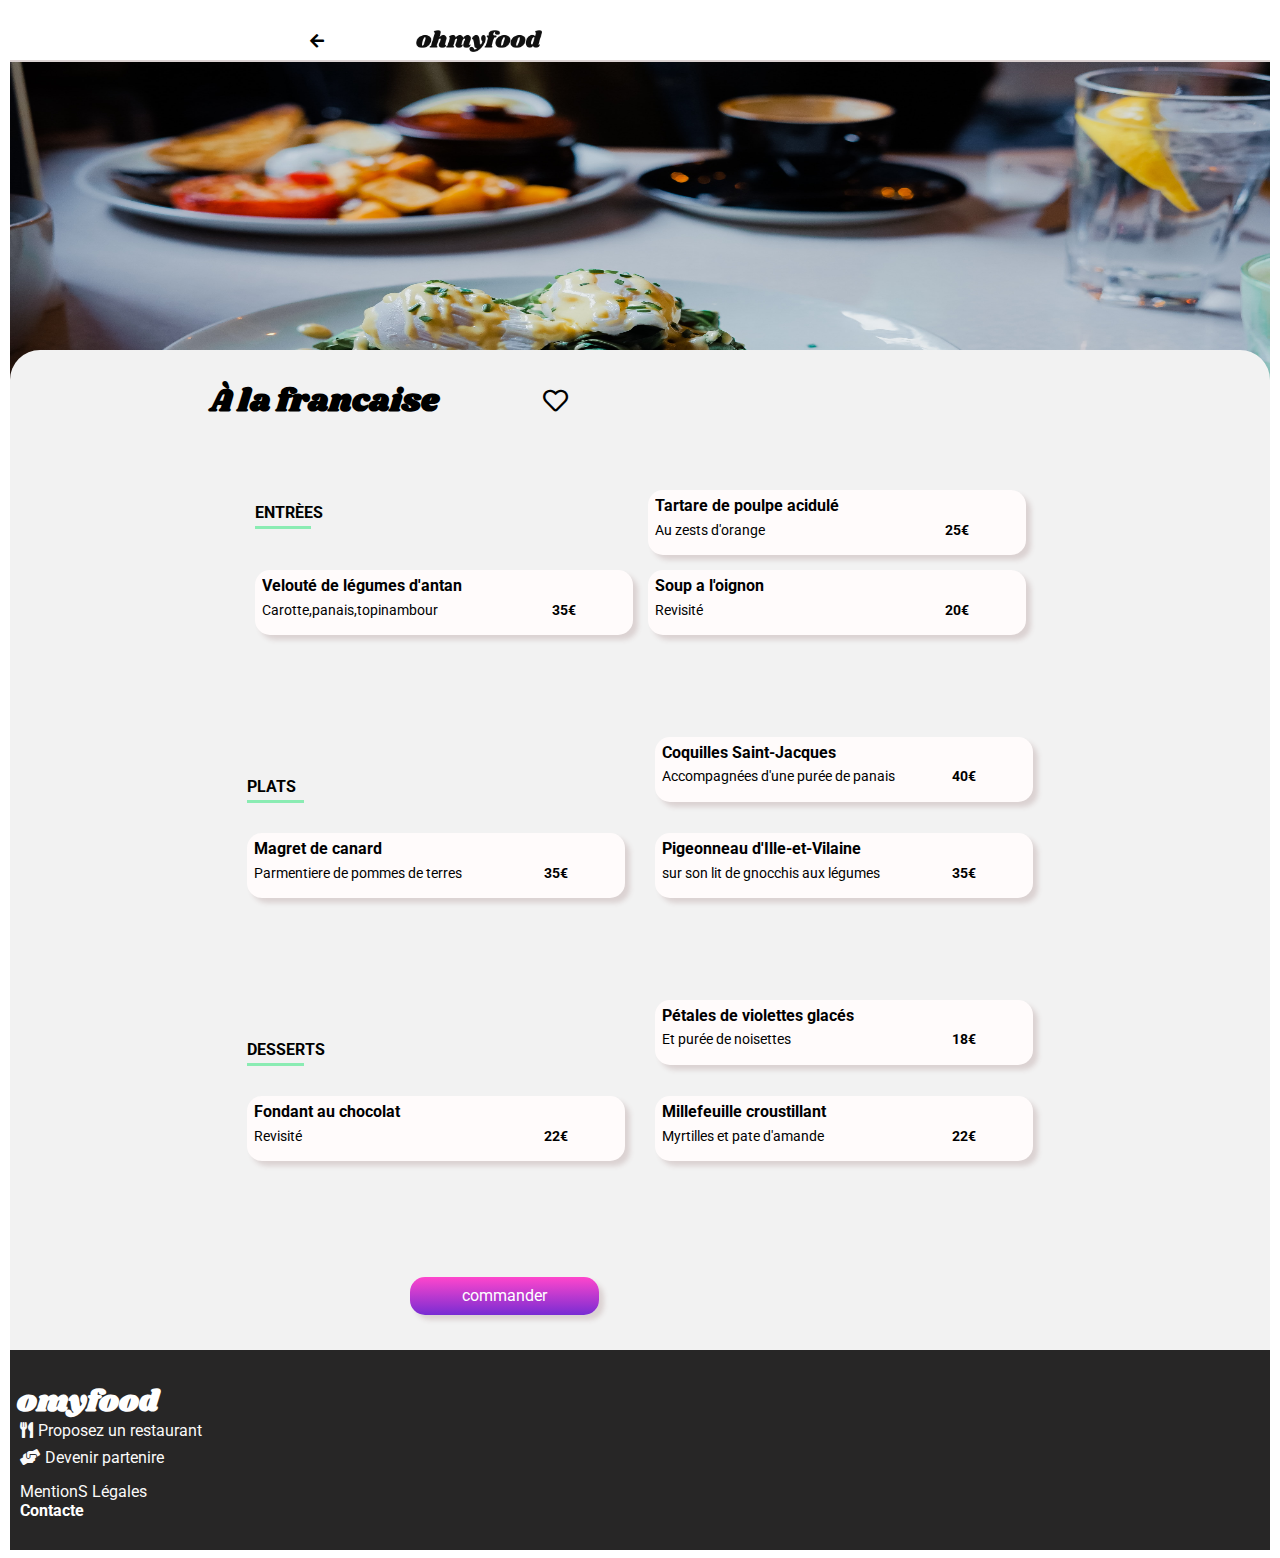
<file: menus/about.html>
<!DOCTYPE html>
<html lang="fr">
<!-- he stars the html file -->
<head>
	<meta charset="utf-8"> 
	<meta name="viewport" content="width=device-width,initial-scale=1.0">
    <meta name="description" content="présentation projet 2">


	<link rel="stylesheet" type="text/css" href="../scss/style.css">

    <link rel="stylesheet" href="https://cdnjs.cloudflare.com/ajax/libs/font-awesome/5.15.4/css/all.min.css" integrity="sha512-1ycn6IcaQQ40/MKBW2W4Rhis/DbILU74C1vSrLJxCq57o941Ym01SwNsOMqvEBFlcgUa6xLiPY/NS5R+E6ztJQ==" crossorigin="anonymous" referrerpolicy="no-referrer" />
    <link href="https://fonts.googleapis.com/css2?family=Roboto:wght@100&family=Shrikhand&display=swap" rel="stylesheet">
    <link href="https://fonts.googleapis.com/css2?family=Roboto:ital,wght@0,100;0,500;0,700;1,400&family=Shrikhand&display=swap" rel="stylesheet">
    <title>À la francaise</title>

</head> 

<body>
    <!--header-->
   <header class="food2">
       <nav class="navfood">  
            <div class="navfood__logo">
                <a href="../index.html">  <i class="fas fa-arrow-left"></i></a>
                 <img src="../images/ohmyfood.png" alt="logofod" class="logofod">
            </div>
             <div class="navfood__aboutimg">
                <div class="imghef"><a href="#"><img src="../images/toa-heftiba-DQKerTsQwi0-unsplash.jpg" alt="heftiba" class="abouthef"></a></div>
            </div>
      </nav>    
   </header>
<!--section-->
   <section class="aboutRes">
         <div class="aboutRes__abouTitre">
             <h1>À la francaise</h1>
              <P class="farher"><i class="far fa-heart hart1"></i><i class="fas fa-heart hart2"></i></P>
         </div>
       <div class="organise">
       <div class="entre">
           <div class="entre__titre"><h4>ENTRÈES</h4></div>
           <div class="entre__tartare">
              <div class="acidpul">
                 <h4 class="titart">Tartare de poulpe acidulé</h4> 
                  <div class="rev1">
                     <p class="elip" >Au zests d'orange</p>
                     <p class="prix"><b>25€</b></p>
                   </div>
              </div> 
              <div class="chek"><i class="fas fa-check-circle"></i></div>
             </div>
           <div class="entre__Veloute">
             <div class="Velout1">
                 <h4 class="titVelout">Velouté de légumes d'antan</h4>
                 <div class="rev1">
                      <p class="elip">Carotte,panais,topinambour </p>
                      <p class="prix"><b>35€</b></p>
                    </div>
             </div>
             <div class="chek"><i class="fas fa-check-circle"></i></div>
         </div>
        <div class="entre__soupe">
            <div class=" soup1">
                <h4 class="titsoupe">Soup a l'oignon</h4>
                <div class="rev">
                    <p class="elip">Revisité</p>
                    <P><B>20€</B></P>

                </div>
            </div>
            <div class="chek"><i class="fas fa-check-circle"></i></div>
         </div>
        
       </div>
       <div class="plats">
           <div class="plats__titre"><h4>PLATS</h4></div>
           <div class="plats__coquille">
                  <div class="sainjac">
                      <h4 class="titrsanj">Coquilles Saint-Jacques</h4>
                      <div class="rev1">
                           <p class="elip" >Accompagnées d'une purée de panais</p>
                           <p class="prix"><b>40€</b></p>
                      </div>
                   </div>
                   <div class="chek"><i class="fas fa-check-circle"></i></div>
            </div> 
            <div class="plats__magret">
               <div class="canard">
                   <h4 class="titrcand">Magret de canard </h4>
                   <div class="rev1">
                        <p class="elip">Parmentiere de pommes de terres</p>
                        <p class="prix"><b>35€</b></p>
                   </div>
               </div>
               <div class="chek"><i class="fas fa-check-circle"></i></div>
            </div>
            <div class="plats__pegeon">
                <div class="pegeonils">
                    <h4 class="titrpeg">Pigeonneau d'Ille-et-Vilaine</h4>
                    <div class="rev1"> 
                        <p class="elip"> sur son lit de gnocchis aux légumes</p>
                        <p class="prix"><b>35€</b></p>
                    </div>
                </div>
                <div class="chek"><i class="fas fa-check-circle"></i></div>
            </div>
            
        </div>
        <div class="desser">
           <div class="desser__titre"> <h4>DESSERTS</h4></div>
           <div class="desser__petal">
               <div class="violette">
                   <h4 class="titrviolet">Pétales de violettes glacés </h4>
                   <div class="rev1"> 
                       <p class="elip"> Et purée de noisettes </p>
                       <p class="prix"><b>18€</b></p> 
                   </div>
               </div>
               <div class="chek"><i class="fas fa-check-circle"></i></div>
           </div>
           <div class="desser__fondant">
               <div class="chocol">
                    <h4 class="titrchoc">Fondant au chocolat</h4>
                    <div class="rev1">
                        <p class="elip">Revisité</p>
                        <p class="prix"><b>22€</b></p>
                    </div>
               </div>
               <div class="chek"><i class="fas fa-check-circle"></i></div>
           </div>
           <div class="desser__mellfeulle">
               <div class="crostil">
                   <h4 class="titrcros">Millefeuille croustillant</h4>
                   <div class="rev1">
                        <p class="elip"> Myrtilles et pate d'amande</p>
                        <p class="prix"><b>22€</b></p>
                   </div>
               </div>
               <div class="chek"><i class="fas fa-check-circle"></i></div>
           </div>
        </div>
      </div>
       <div class="demande">
        <a href="#"><p>commander</p></a>
       </div>

   </section>

   <!--footer-->
   <footer class="omyfooter">
        <div class="omyfooter__proposer ">
            <h3>omyfood</h3>
        </div> 
  
    
       <div class="omyfooter__proprest">
         <i class="fas fa-utensils"></i><p class="espace">Proposez un restaurant</p>
        </div>
      <div class="omyfooter__partenirmonleg">
         <i class="fas fa-hands-helping"></i> <p class="espace">Devenir partenire  </p>
        </div>
       <div class="omyfooter__contact"><p><br>MentionS Légales<br><a href="mailto:adresse@serveur.com"><b> Contacte</b></a> </p></div>
   
   </footer>

   
</body>
</html>
</file>
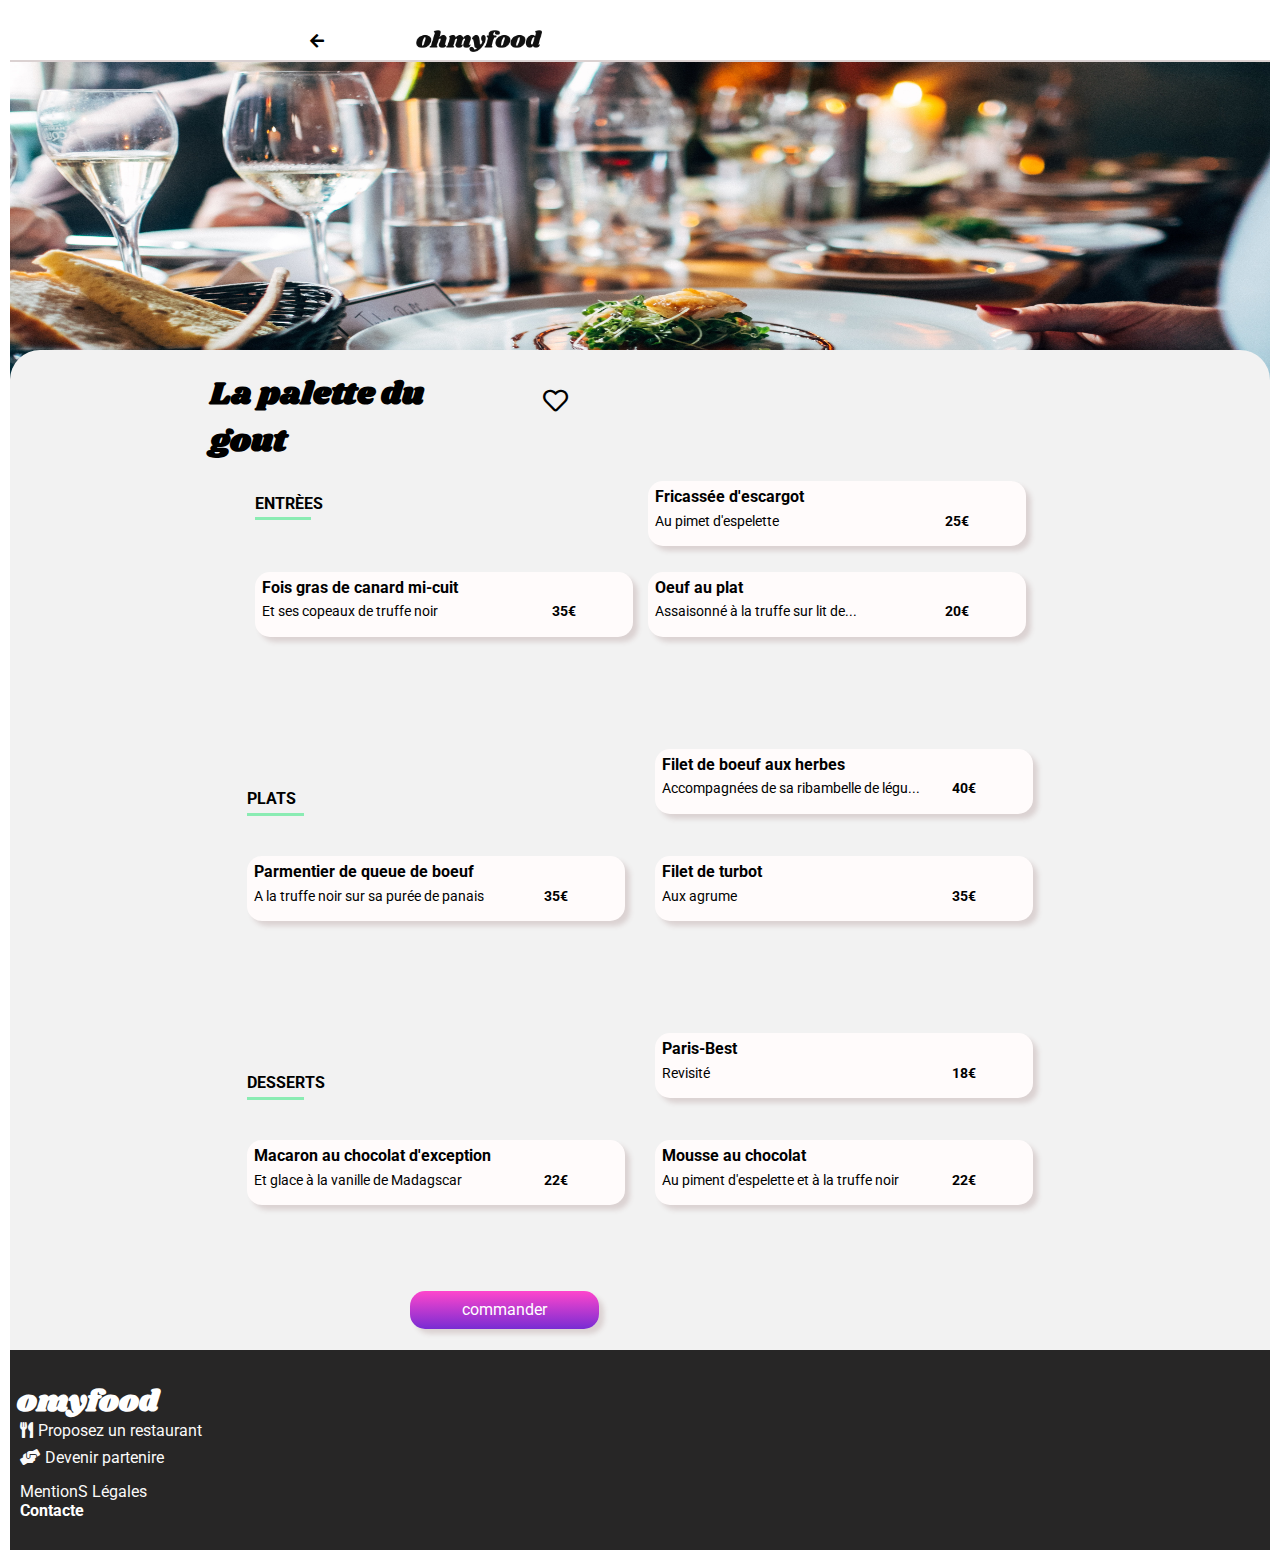
<file: menus/copie.html>
<!DOCTYPE html>
<html lang="fr">
<!-- he stars the html file -->
<head>
	<meta charset="utf-8"> 
	<meta name="viewport" content="width=device-width,initial-scale=1.0">
    <meta name="description" content="présentation projet 2">


	<link rel="stylesheet" type="text/css" href="../scss/style.css">

    <link rel="stylesheet" href="https://cdnjs.cloudflare.com/ajax/libs/font-awesome/5.15.4/css/all.min.css" integrity="sha512-1ycn6IcaQQ40/MKBW2W4Rhis/DbILU74C1vSrLJxCq57o941Ym01SwNsOMqvEBFlcgUa6xLiPY/NS5R+E6ztJQ==" crossorigin="anonymous" referrerpolicy="no-referrer" />
    <link href="https://fonts.googleapis.com/css2?family=Roboto:wght@100&family=Shrikhand&display=swap" rel="stylesheet">
    <link href="https://fonts.googleapis.com/css2?family=Roboto:ital,wght@0,100;0,500;0,700;1,400&family=Shrikhand&display=swap" rel="stylesheet">
    <title>La palette du gout</title>

</head> 
   
<body>
    <!--header-->
    <header class="food2">
        <nav class="navfood">  
             <div class="navfood__logo">
                <a href="../index.html">  <i class="fas fa-arrow-left"></i></a>
                  <img src="../images/ohmyfood.png" alt="logofod" class="logofod">
             </div>
              <div class="navfood__aboutimg">
                 <div class="imghef"><a href="#"><img src="../images/jay-wennington-N_Y88TWmGwA-unsplash.jpg" alt="heftiba" class="abouthef"></a></div>
             </div>
       </nav>    
    </header>
    <!--section-->
    <section class="aboutRes">
        <div class="aboutRes__abouTitre">
            <h1>La palette du gout</h1>
            <P class="farher"><i class="far fa-heart hart1"></i><i class="fas fa-heart hart2"></i></P>
        </div>
   
       <div class="entre">
            <div class="entre__titre"><h4>ENTRÈES</h4></div>
            <div class="entre__tartare">
                 <div class="acidpul">
                    <h4 class="titart">Fricassée d'escargot</h4>
                    <div class="rev1"> 
                         <p class="elip">Au pimet d'espelette</p>
                         <p class="prix"><b>25€</b></p>
                    </div>
                 </div> 
                 <div class="chek"><i class="fas fa-check-circle"></i></div>
            </div>
            <div class="entre__Veloute">
                <div class="Velout1">
                    <h4 class="titVelout">Fois gras de canard mi-cuit</h4>
                    <div class="rev1"> 
                      <p class="elip">Et ses copeaux de truffe noir </p>
                      <p class="prix"><b>35€</b></p>
                    </div>
                </div>
                <div class="chek"><i class="fas fa-check-circle"></i></div>
            </div>
           <div class="entre__soupe">
               <div class=" soup1">
                   <h4 class="titsoupe">Oeuf au plat</h4>
                   <div class="rev">
                       <p class="elip" >Assaisonné à la truffe sur lit de...</p>
                       <P class="prix"><B>20€</B></P>
                   </div>
               </div>
               <div class="chek"><i class="fas fa-check-circle"></i></div>
            </div>
           
       </div>
          <div class="plats">
              <div class="plats__titre"><h4>PLATS</h4></div>
              <div class="plats__coquille">
                     <div class="sainjac">
                         <h4 class="titrsanj">Filet de boeuf aux herbes</h4>
                         <div class="rev1"> 
                            <p class="elip">Accompagnées de sa ribambelle de légu...</p>
                            <p class="prix"><b>40€</b></p>
                         </div>
                      </div>
                      <div class="chek"><i class="fas fa-check-circle"></i></div>
               </div> 
               <div class="plats__magret">
                  <div class="canard">
                      <h4 class="titrcand">Parmentier de queue de boeuf </h4>
                      <div class="rev1"> 
                          <p class="elip">A la truffe noir sur sa purée de panais</p>
                          <p class="prix"><b>35€</b></p>
                      </div>
                  </div>
                  <div class="chek"><i class="fas fa-check-circle"></i></div>
               </div>
               <div class="plats__pegeon">
                   <div class="pegeonils">
                       <h4 class="titrpeg">Filet de turbot</h4>
                       <div class="rev1"> 
                         <p class="elip"> Aux agrume</p>
                         <p class="prix"><b>35€</b></p>
                       </div>
                   </div>
                   <div class="chek"><i class="fas fa-check-circle"></i></div>
               </div>
               
           </div>
           <div class="desser">
              <div class="desser__titre"> <h4>DESSERTS</h4></div>
              <div class="desser__petal">
                  <div class="violette">
                      <h4 class="titrviolet">Paris-Best </h4>
                      <div class="rev1"> 
                         <p class="elip" > Revisité </p>
                         <p class="prix"><b>18€</b></p>
                      </div>
                  </div>
                  <div class="chek"><i class="fas fa-check-circle"></i></div>
              </div>
              <div class="desser__fondant">
                  <div class="chocol">
                       <h4 class="titrchoc">Macaron au chocolat d'exception</h4>
                       <div class="rev1">
                             <p class="elip" >Et glace à la vanille de Madagscar</p>
                             <p class="prix"><b>22€</b></p>
                       </div>
                  </div>
                  <div class="chek"><i class="fas fa-check-circle"></i></div>
              </div>
              <div class="desser__mellfeulle">
                  <div class="crostil">
                      <h4 class="titrcros">Mousse au chocolat</h4>
                      <div class="rev1">
                          <p class="elip"> Au piment d'espelette et à la truffe noir</p>
                          <p class="prix" ><b>22€</b></p>
                      </div>
                  </div>
                  <div class="chek"><i class="fas fa-check-circle"></i></div>
              </div>
           </div>
     
         <div class="demande">
            <a href="#"> <p>commander</p></a>
         </div>

     </section>
     <!--footer-->
      <footer class="omyfooter">

        <div class="omyfooter__proposer ">
            <h3>omyfood</h3>
         </div> 
      
       
       <div class="omyfooter__proprest">
            <i class="fas fa-utensils"></i><p class="espace">Proposez un restaurant</p>
       </div>
       <div class="omyfooter__partenirmonleg">
            <i class="fas fa-hands-helping"></i> <p class="espace">Devenir partenire  </p>
        </div>
        <div class="omyfooter__contact"><p><br>MentionS Légales<br><a href="mailto:adresse@serveur.com"><b> Contacte</b></a> </p></div>
      
      </footer>
</body>
</html>
</file>
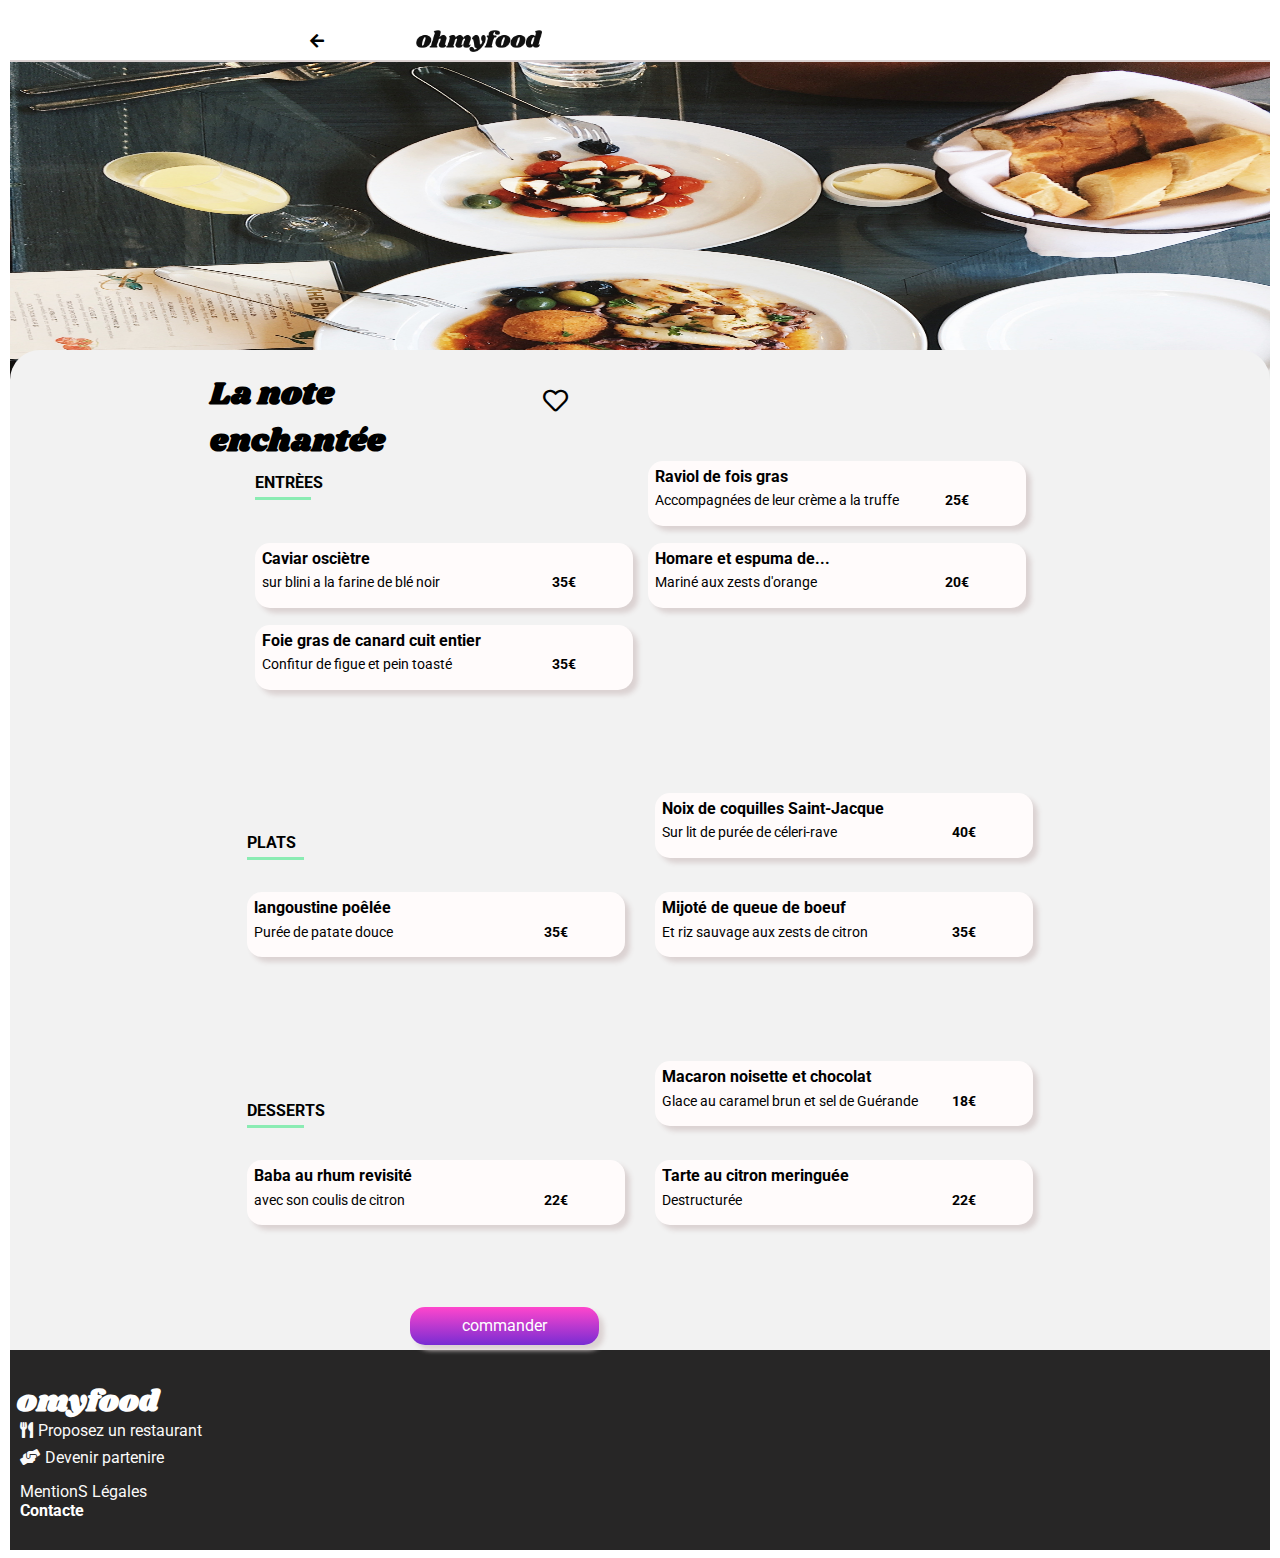
<file: menus/test.html>
<!DOCTYPE html>
<html lang="fr">
<!-- he stars the html file -->
<head>
	<meta charset="utf-8"> 
	<meta name="viewport" content="width=device-width,initial-scale=1.0">
    <meta name="description" content="présentation projet 2">


	<link rel="stylesheet" type="text/css" href="../scss/style.css">

    <link rel="stylesheet" href="https://cdnjs.cloudflare.com/ajax/libs/font-awesome/5.15.4/css/all.min.css" integrity="sha512-1ycn6IcaQQ40/MKBW2W4Rhis/DbILU74C1vSrLJxCq57o941Ym01SwNsOMqvEBFlcgUa6xLiPY/NS5R+E6ztJQ==" crossorigin="anonymous" referrerpolicy="no-referrer" />
    <link href="https://fonts.googleapis.com/css2?family=Roboto:wght@100&family=Shrikhand&display=swap" rel="stylesheet">
    <link href="https://fonts.googleapis.com/css2?family=Roboto:ital,wght@0,100;0,500;0,700;1,400&family=Shrikhand&display=swap" rel="stylesheet">
    <title>La note enchantée</title>

</head> 
<body>
    <!--header-->
    <header class="food2">
        <nav class="navfood">  
             <div class="navfood__logo">
                <a href="../index.html"> <i class="fas fa-arrow-left"></i></a>
                  <img src="../images/ohmyfood.png" alt="logofod" class="logofod">
             </div>
              <div class="navfood__aboutimg">
                 <div class="imghef"><a href="#"><img src="../images/stil-u2Lp8tXIcjw-unsplash.jpg" alt="heftiba" class="abouthef"></a></div>
             </div>
       </nav>    
    </header>
    <!--section-->
    <section class="aboutRes">
        <div class="aboutRes__abouTitre">
            <h1>La note enchantée</h1>
            <P class="farher"><i class="far fa-heart hart1"></i><i class="fas fa-heart hart2"></i></P>
        </div>
        <div class="entre">
            <div class="entre__titre"><h4>ENTRÈES</h4></div>

            <div class="entre__tartare">
                 <div class="acidpul">
                    <h4 class="titart">Raviol de fois gras</h4>
                    <div class="rev1">
                        <p class="elip">Accompagnées de leur crème a la truffe</p>
                        <p class="prix"><b>25€</b></p>
                    </div>
                 </div> 
                 <div class="chek"><i class="fas fa-check-circle"></i></div>
            </div>

            <div class="entre__Veloute">
                <div class="Velout1">
                    <h4 class="titVelout">Caviar osciètre</h4>
                    <div class="rev1">
                        <p class="elip">sur blini a la farine de blé noir </p>
                        <p class="prix"><b>35€</b></p>
                    </div>
                </div>
                <div class="chek"><i class="fas fa-check-circle"></i></div>
            </div>

           <div class="entre__soupe">
               <div class=" soup1">
                   <h4 class="titsoupe">Homare et espuma de...</h4>
                   <div class="rev">
                       <p class="elip">Mariné aux zests d'orange </p>
                       <P class="prix"  ><B>20€</B></P>
   
                   </div>
               </div>
               <div class="chek"><i class="fas fa-check-circle"></i></div>
            </div>
            <div class="entre__Veloute">
                <div class="Velout1">
                    <h4 class="titVelout">Foie gras de canard cuit entier</h4>
                    <div class="rev1">
                          <p class="elip">Confitur de figue et pein toasté </p>
                          <p class="prix" ><b>35€</b></p> 
                    </div>
                </div>
                <div class="chek"><i class="fas fa-check-circle"></i></div>
            </div>
       </div>
          <div class="plats">
              <div class="plats__titre"><h4>PLATS</h4></div>
              <div class="plats__coquille">
                     <div class="sainjac">
                         <h4 class="titrsanj">Noix de coquilles Saint-Jacque</h4>
                         <div class="rev1">
                               <p class="elip">Sur lit de purée de céleri-rave</p>
                               <p class="prix"><b>40€</b></p>
                         </div>
                      </div>
                      <div class="chek"><i class="fas fa-check-circle"></i></div>
               </div> 
               <div class="plats__magret">
                  <div class="canard">
                      <h4 class="titrcand">langoustine poêlée </h4>
                      <div class="rev1">
                          <p class="elip" >Purée de patate douce</p>
                          <p class="prix"><b>35€</b></p>
                      </div>
                  </div>
                  <div class="chek"><i class="fas fa-check-circle"></i></div>
               </div>
               <div class="plats__pegeon">
                   <div class="pegeonils">
                       <h4 class="titrpeg">Mijoté de queue de boeuf</h4>
                       <div class="rev1">
                            <p class="elip"> Et riz sauvage aux zests de citron</p>
                            <p  class="prix"><b>35€</b></p>
                        </div>
                   </div>
                   <div class="chek"><i class="fas fa-check-circle"></i></div>
               </div>
               
           </div>
           <div class="desser">
            <div class="desser__titre"> <h4>DESSERTS</h4></div>
            <div class="desser__petal">
                <div class="violette">
                    <h4 class="titrviolet">Macaron noisette et chocolat </h4>
                    <div class="rev1">
                        <p class="elip"> Glace au caramel brun et sel de Guérande </p>
                        <p class="prix"><b>18€</b></p>
                    </div>
                </div>
                <div class="chek"><i class="fas fa-check-circle"></i></div>
            </div>
            <div class="desser__fondant">
                <div class="chocol">
                     <h4 class="titrchoc">Baba au rhum revisité</h4>
                     <div class="rev1">
                         <p class="elip">avec son coulis de citron</p>
                         <p class="prix"><b>22€</b></p>
                     </div>
                </div>
                <div class="chek"><i class="fas fa-check-circle"></i></div>
            </div>
            <div class="desser__mellfeulle">
                <div class="crostil">
                    <h4 class="titrcros">Tarte au citron meringuée</h4>
                    <div class="rev1">
                         <p class="elip"> Destructurée</p>
                         <p  class="prix"><b>22€</b></p>
                    </div>
                </div>
                <div class="chek"><i class="fas fa-check-circle"></i></div>
            </div>
         </div>
   
        <div class="demande">
            <a href="#">  <p>commander</p></a>
        </div>
    </section>
    <!--footer-->
    <footer class="omyfooter">
     
        <div class="omyfooter__proposer ">
            <h3>omyfood</h3>
        </div>
    
     
     <div class="omyfooter__proprest">
          <i class="fas fa-utensils"></i><p class="espace">Proposez un restaurant</p>
     </div>
     <div class="omyfooter__partenirmonleg">
          <i class="fas fa-hands-helping"></i> <p class="espace">Devenir partenire  </p>
      </div>
      <div class="omyfooter__contact"><p><br>MentionS Légales<br><a href="mailto:adresse@serveur.com"><b> Contacte</b></a> </p></div>
    
    </footer>
   
   
</body>
</html>
</file>
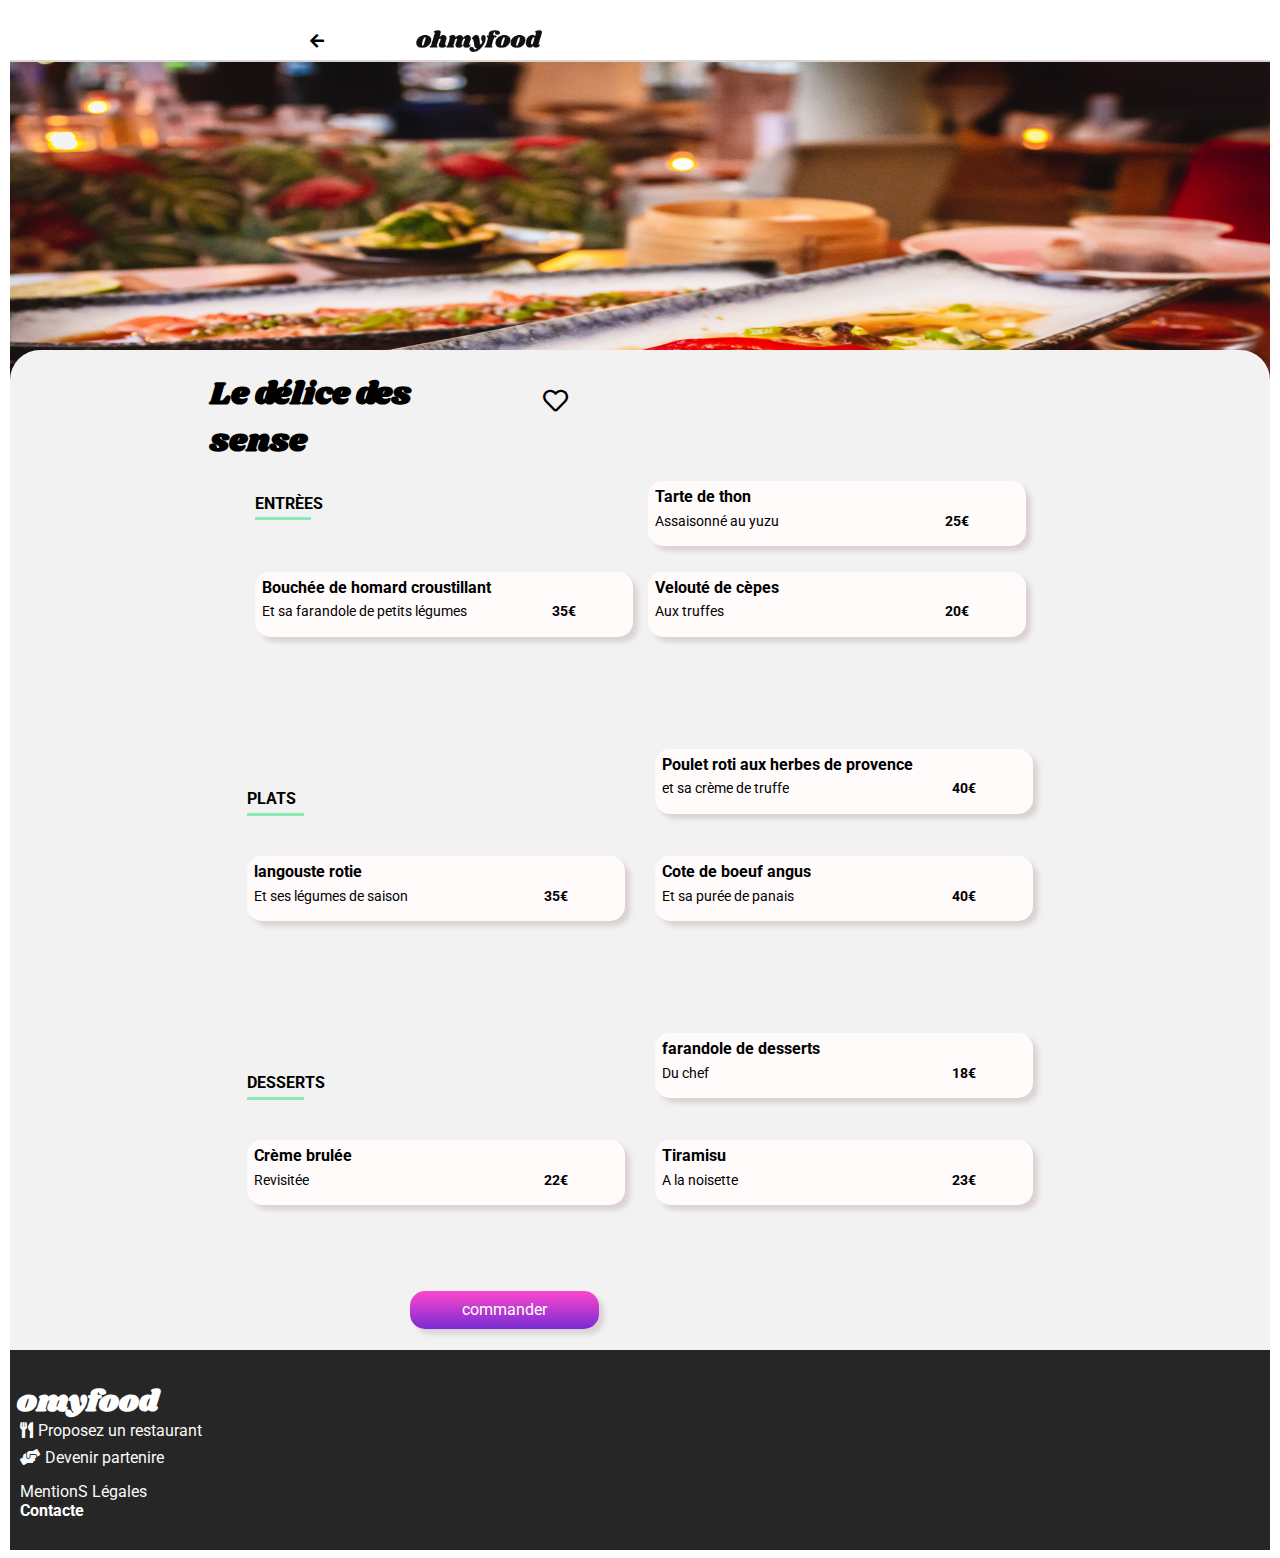
<file: menus/undid.html>
<!DOCTYPE html>
<html lang="fr">
<!-- he stars the html file -->
<head>
	<meta charset="utf-8"> 
	<meta name="viewport" content="width=device-width,initial-scale=1.0">
    <meta name="description" content="présentation projet 2">


	<link rel="stylesheet" type="text/css" href="../scss/style.css">

    <link rel="stylesheet" href="https://cdnjs.cloudflare.com/ajax/libs/font-awesome/5.15.4/css/all.min.css" integrity="sha512-1ycn6IcaQQ40/MKBW2W4Rhis/DbILU74C1vSrLJxCq57o941Ym01SwNsOMqvEBFlcgUa6xLiPY/NS5R+E6ztJQ==" crossorigin="anonymous" referrerpolicy="no-referrer" />
    <link href="https://fonts.googleapis.com/css2?family=Roboto:wght@100&family=Shrikhand&display=swap" rel="stylesheet">
    <link href="https://fonts.googleapis.com/css2?family=Roboto:ital,wght@0,100;0,500;0,700;1,400&family=Shrikhand&display=swap" rel="stylesheet">
    <title>Le délice des sense</title>

</head> 
<body>
    <header class="food2">
        <nav class="navfood">  
             <div class="navfood__logo">
               <a href="../index.html"> <i class="fas fa-arrow-left"></i></a>
                  <img src="../images/ohmyfood.png" alt="logofod" class="logofod">
             </div>
              <div class="navfood__aboutimg">
                 <div class="imghef"><a href="#"><img src="../images/louis-hansel-shotsoflouis-qNBGVyOCY8Q-unsplash.jpg" alt="heftiba" class="abouthef"></a></div>
             </div>
       </nav>    
    </header>
    <section class="aboutRes">
        <div class="aboutRes__abouTitre">
            <h1>Le délice des sense</h1>
            <P class="farher"><i class="far fa-heart hart1"></i><i class="fas fa-heart hart2"></i></P>
        </div>
   
       <div class="entre">
            <div class="entre__titre"><h4>ENTRÈES</h4></div>
            <div class="entre__tartare">
                <div class="acidpul">
                    <h4 class="titart">Tarte de thon</h4>
                    <div class="rev1">
                         <p class="elip">Assaisonné au yuzu</p>
                         <p class="prix"><b>25€</b></p>
                    </div>
                </div> 
                <div class="chek"><i class="fas fa-check-circle"></i></div>
                 
            </div>
           
           
           

            <div class="entre__Veloute">
                <div class="Velout1">
                    <h4 class="titVelout">Bouchée de homard croustillant</h4>
                      <div class="rev1">
                         <p class="elip" >Et sa farandole de petits légumes </p>
                         <p class="prix" ><b>35€</b></p>
                      </div>
                </div>
                <div class="chek"><i class="fas fa-check-circle"></i></div>
            </div>

           <div class="entre__soupe">
               <div class=" soup1">
                   <h4 class="titsoupe">Velouté de cèpes</h4>
                   <div class="rev">
                       <p class="elip">Aux truffes</p>
                       <P class="prix"><B>20€</B></P>
   
                   </div>
               </div>
               <div class="chek"><i class="fas fa-check-circle"></i></div>
            </div>
           
       </div>
        <div class="plats">
              <div class="plats__titre"><h4>PLATS</h4></div>
              <div class="plats__coquille">
                     <div class="sainjac">
                         <h4 class="titrsanj">Poulet roti aux herbes de provence</h4>
                           <div class="rev1"> 
                             <p class="elip">et sa crème de truffe</p>
                               <p class="prix"><b>40€</b></p>
                           </div>
                      </div>
                     <div class="chek"><i class="fas fa-check-circle"></i></div>
               </div> 


               <div class="plats__magret">
                  <div class="canard">
                      <h4 class="titrcand">langouste rotie </h4>
                      <div class="rev1">
                         <p class="elip">Et ses légumes de saison</p>
                         <p class="prix"><b>35€</b></p>
                      </div>
                  </div>
                  <div class="chek"><i class="fas fa-check-circle"></i></div>
               </div>

               <div class="plats__pegeon">
                   <div class="pegeonils">
                       <h4 class="titrpeg">Cote de boeuf angus</h4>
                       <div class="rev1">
                        <p class="elip">Et sa purée de panais</p>
                        <p class="prix"><b>40€</b></p>
                       </div>
                   </div>
                   <div class="chek"><i class="fas fa-check-circle"></i></div>
               </div>
               
           </div>
           <div class="desser">
              <div class="desser__titre"> <h4>DESSERTS</h4></div>
              <div class="desser__petal">

                  <div class="violette">
                      <h4 class="titrviolet">farandole de desserts </h4>
                          <div  class="rev1">
                          <p class="elip"> Du chef </p>
                          <p class="prix"><b>18€</b></p>
                          </div>
                  </div>
                  <div class="chek"><i class="fas fa-check-circle"></i></div>
              </div>

              <div class="desser__fondant">
                  <div class="chocol">
                       <h4 class="titrchoc">Crème brulée</h4>
                       <div  class="rev1">
                       <p class="elip">Revisitée</p>
                       <p  class="prix"><b>22€</b>
                       </div>
                  </div>
                  <div class="chek"><i class="fas fa-check-circle"></i></div>
              </div>
              <div class="desser__mellfeulle">
                  <div class="crostil">
                      <h4 class="titrcros">Tiramisu</h4>
                      <div class="rev1">
                         <p class="elip"> A la noisette</p>
                         <p class="prix"><b>23€</b></p>
                      </div>
                  </div>
                  <div class="chek"><i class="fas fa-check-circle"></i></div> 
              </div>
           </div>
     
         <div class="demande">
            <a href="#"> <p>commander</p></a>
         </div>

    </section>
   
    <footer class="omyfooter">

        <div class="omyfooter__proposer ">
            <h3>omyfood</h3>
        </div>
       
       <div class="omyfooter__proprest">
            <i class="fas fa-utensils"></i><p class="espace">Proposez un restaurant</p>
       </div>
       <div class="omyfooter__partenirmonleg">
            <i class="fas fa-hands-helping"></i> <p class="espace">Devenir partenire  </p>
        </div>
        <div class="omyfooter__contact"><p><br>MentionS Légales<br><a href="mailto:adresse@serveur.com"><b> Contacte</b></a> </p></div>
      


</body>
</html>
</file>
<file: scss/style.css>
@charset "UTF-8";
body {
  margin-right: 10px;
  margin-left: 10px;
  font-family: 'Roboto', sans-serif;
}

a {
  text-decoration: none;
  color: black;
}

@font-face {
  font-family: 'shrikhandregular';
  src: url("shrikhand-regular-webfont.woff2") format("woff2"), url("shrikhand-regular-webfont.woff") format("woff");
  font-weight: normal;
  font-style: normal;
}

@font-face {
  font-family: 'robotothin';
  src: url("roboto-thin-webfont.woff2") format("woff2"), url("roboto-thin-webfont.woff") format("woff");
  font-weight: normal;
  font-style: normal;
}

.btn-primary {
  display: inline-block;
  border-radius: 20px;
  padding: 10px 15px;
  background-image: -webkit-gradient(linear, left bottom, left top, from(#782cd3), to(#ff46cc));
  background-image: linear-gradient(to top, #782cd3, #ff46cc);
  -webkit-box-shadow: 1px 1px 2px 1px gray;
          box-shadow: 1px 1px 2px 1px gray;
}

.btn-primary:hover {
  background-image: -webkit-gradient(linear, left bottom, left top, from(#9356DC), to(#FF79DA));
  background-image: linear-gradient(to top, #9356DC, #FF79DA);
  -webkit-box-shadow: 2px 2px 1px 1px gray;
          box-shadow: 2px 2px 1px 1px gray;
}

.aboutRes {
  display: -ms-grid;
  display: grid;
  -ms-grid-columns: 1fr;
      grid-template-columns: 1fr;
  background-color: #f2f2f2;
  height: 1150px;
  border-radius: 30px 30px 0px 0px;
  margin-top: -70px;
  position: relative;
}

@media screen and (min-width: 1200px) {
  .aboutRes {
    height: 1000px;
    margin-top: 30px;
  }
}

@media screen and (min-width: 1250px) {
  .aboutRes {
    height: 1000px;
  }
}

.aboutRes__abouTitre {
  display: -webkit-box;
  display: -ms-flexbox;
  display: flex;
}

.aboutRes__abouTitre h1 {
  font-family: 'Shrikhand', cursive;
  height: 60px;
  margin-left: 15px;
  display: -ms-grid;
  display: grid;
  -webkit-box-align: center;
      -ms-flex-align: center;
          align-items: center;
  width: 75%;
}

@media screen and (min-width: 400px) {
  .aboutRes__abouTitre h1 {
    width: 59%;
    margin-left: 40px;
  }
}

@media screen and (min-width: 500px) {
  .aboutRes__abouTitre h1 {
    width: 47%;
  }
}

@media screen and (min-width: 700px) {
  .aboutRes__abouTitre h1 {
    margin-left: 150px;
    width: 35%;
  }
}

@media screen and (min-width: 1200px) {
  .aboutRes__abouTitre h1 {
    width: 20%;
    margin-left: 200px;
  }
}

.aboutRes__abouTitre .farher {
  width: 10%;
  height: 60px;
  width: 10%;
  margin-top: 20px;
  margin-left: 30px;
  font-size: 25px;
  display: -webkit-box;
  display: -ms-flexbox;
  display: flex;
  -webkit-box-pack: center;
      -ms-flex-pack: center;
          justify-content: center;
  -webkit-box-align: center;
      -ms-flex-align: center;
          align-items: center;
}

.aboutRes__abouTitre .farher .hart1 {
  opacity: 1;
}

.aboutRes__abouTitre .farher .hart2 {
  color: #FF79DA;
  opacity: 0;
  margin-left: -25px;
}

.aboutRes__abouTitre .farher .hart1:hover {
  opacity: 0;
}

.aboutRes__abouTitre .farher .hart2:hover {
  opacity: 1;
  font-size: 25px;
}

@media screen and (min-width: 1200px) {
  .aboutRes__abouTitre .farher {
    width: 10%;
  }
  .aboutRes__abouTitre .farher .hart1 {
    opacity: 1;
  }
  .aboutRes__abouTitre .farher .hart2 {
    color: #FF79DA;
    opacity: 0;
    margin-left: -25px;
  }
  .aboutRes__abouTitre .farher .hart1:hover {
    opacity: 0;
  }
  .aboutRes__abouTitre .farher .hart2:hover {
    opacity: 1;
    font-size: 25px;
  }
}

.aboutRes .entre {
  display: -ms-grid;
  display: grid;
  -webkit-box-align: center;
      -ms-flex-align: center;
          align-items: center;
  -webkit-box-pack: center;
      -ms-flex-pack: center;
          justify-content: center;
  -ms-grid-columns: 96%;
      grid-template-columns: 96%;
  grid-gap: 15px;
}

@media screen and (min-width: 600px) {
  .aboutRes .entre {
    -ms-grid-columns: 60%;
        grid-template-columns: 60%;
  }
}

@media screen and (min-width: 1200px) {
  .aboutRes .entre {
    -ms-grid-columns: 30% 30%;
        grid-template-columns: 30% 30%;
  }
}

@media screen and (min-width: 1250px) {
  .aboutRes .entre {
    -ms-grid-columns: 30% 30%;
        grid-template-columns: 30% 30%;
    grid-gap: 15px;
  }
}

.aboutRes .entre__titre {
  height: 45px;
  width: 15%;
  margin-top: -35px;
  border-bottom: 3px solid #8aecb3;
}

.aboutRes .entre__tartare {
  -webkit-transition: -webkit-transform  2s ease-in-out;
  transition: -webkit-transform  2s ease-in-out;
  transition: transform  2s ease-in-out;
  transition: transform  2s ease-in-out, -webkit-transform  2s ease-in-out;
  -webkit-box-shadow: 5px 5px 5px #dbd2d2;
          box-shadow: 5px 5px 5px #dbd2d2;
  background-color: #fffbfb;
  height: 65px;
  border-radius: 15px 15px 15px 15px;
  display: -ms-grid;
  display: grid;
  -ms-grid-columns: 85% 15%;
      grid-template-columns: 85% 15%;
  -webkit-animation: apparition 2s linear;
          animation: apparition 2s linear;
  -webkit-animation-delay: 0.30s;
          animation-delay: 0.30s;
  overflow: hidden;
  white-space: nowrap;
}

.aboutRes .entre__tartare .acidpul {
  width: 100%;
}

.aboutRes .entre__tartare .acidpul .titart {
  text-overflow: ellipsis;
  overflow: hidden;
  width: 90%;
  margin-top: 6px;
  margin-left: 7px;
}

.aboutRes .entre__tartare .acidpul p {
  text-overflow: ellipsis;
  margin-top: -15px;
  margin-left: 7px;
  font-size: 14px;
}

.aboutRes .entre__tartare .acidpul .rev1 {
  display: -webkit-box;
  display: -ms-flexbox;
  display: flex;
  -webkit-box-pack: justify;
      -ms-flex-pack: justify;
          justify-content: space-between;
}

.aboutRes .entre__tartare .chek {
  display: -webkit-box;
  display: -ms-flexbox;
  display: flex;
  -webkit-box-pack: center;
      -ms-flex-pack: center;
          justify-content: center;
  -webkit-box-align: center;
      -ms-flex-align: center;
          align-items: center;
  height: 65px;
  border-radius: 0px 15px 15px 0px;
  background-color: #99E2D0;
  color: white;
  -webkit-transform: translateX(100px);
          transform: translateX(100px);
}

.aboutRes .entre__tartare:hover .elip {
  text-overflow: ellipsis;
  overflow: hidden;
}

.aboutRes .entre__tartare:hover .acidpul {
  width: 90%;
}

.aboutRes .entre__tartare:hover .acidpul .prix {
  -webkit-transform: translateX(-10px);
          transform: translateX(-10px);
}

.aboutRes .entre__tartare:hover .chek {
  -webkit-transform: translateX(0px);
          transform: translateX(0px);
}

.aboutRes .entre__soupe:hover i {
  -webkit-transform: rotate(360deg);
          transform: rotate(360deg);
  -webkit-transition-duration: 0.5s;
          transition-duration: 0.5s;
}

.aboutRes .entre__tartare:hover i {
  -webkit-transform: rotate(360deg);
          transform: rotate(360deg);
  -webkit-transition-duration: 0.5s;
          transition-duration: 0.5s;
}

.aboutRes .entre__Veloute:hover i {
  -webkit-transform: rotate(360deg);
          transform: rotate(360deg);
  -webkit-transition-duration: 0.5s;
          transition-duration: 0.5s;
}

.aboutRes .entre__Veloute {
  -webkit-transition: -webkit-transform  2s ease-in-out;
  transition: -webkit-transform  2s ease-in-out;
  transition: transform  2s ease-in-out;
  transition: transform  2s ease-in-out, -webkit-transform  2s ease-in-out;
  -webkit-box-shadow: 5px 5px 5px #dbd2d2;
          box-shadow: 5px 5px 5px #dbd2d2;
  background-color: #fffbfb;
  height: 65px;
  border-radius: 15px 15px 15px 15px;
  display: -ms-grid;
  display: grid;
  -ms-grid-columns: 85% 15%;
      grid-template-columns: 85% 15%;
  -webkit-animation: apparition 2s linear;
          animation: apparition 2s linear;
  -webkit-animation-delay: 0.40s;
          animation-delay: 0.40s;
  overflow: hidden;
  white-space: nowrap;
}

.aboutRes .entre__Veloute .Velout1 {
  width: 100%;
}

.aboutRes .entre__Veloute .Velout1 .titVelout {
  text-overflow: ellipsis;
  overflow: hidden;
  width: 90%;
  margin-top: 6px;
  margin-left: 7px;
}

.aboutRes .entre__Veloute .Velout1 p {
  text-overflow: ellipsis;
  margin-top: -15px;
  margin-left: 7px;
  font-size: 14px;
}

.aboutRes .entre__Veloute .Velout1 .rev1 {
  display: -webkit-box;
  display: -ms-flexbox;
  display: flex;
  -webkit-box-pack: justify;
      -ms-flex-pack: justify;
          justify-content: space-between;
}

.aboutRes .entre__Veloute .chek {
  display: -webkit-box;
  display: -ms-flexbox;
  display: flex;
  -webkit-box-pack: center;
      -ms-flex-pack: center;
          justify-content: center;
  -webkit-box-align: center;
      -ms-flex-align: center;
          align-items: center;
  height: 65px;
  border-radius: 0px 15px 15px 0px;
  background-color: #99E2D0;
  color: white;
  -webkit-transform: translateX(100px);
          transform: translateX(100px);
}

.aboutRes .entre__Veloute:hover .elip {
  text-overflow: ellipsis;
  overflow: hidden;
}

.aboutRes .entre__Veloute:hover .Velout1 {
  width: 90%;
}

.aboutRes .entre__Veloute:hover .Velout1 .prix {
  -webkit-transform: translateX(-10px);
          transform: translateX(-10px);
}

.aboutRes .entre__Veloute:hover .chek {
  -webkit-transform: translateX(0px);
          transform: translateX(0px);
}

.aboutRes .entre__soupe {
  -webkit-transition: -webkit-transform  2s ease-in-out;
  transition: -webkit-transform  2s ease-in-out;
  transition: transform  2s ease-in-out;
  transition: transform  2s ease-in-out, -webkit-transform  2s ease-in-out;
  -webkit-box-shadow: 5px 5px 5px #dbd2d2;
          box-shadow: 5px 5px 5px #dbd2d2;
  background-color: #fffbfb;
  height: 65px;
  border-radius: 15px 15px 15px 15px;
  display: -ms-grid;
  display: grid;
  -ms-grid-columns: 85% 15%;
      grid-template-columns: 85% 15%;
  -webkit-animation: apparition 2s linear;
          animation: apparition 2s linear;
  -webkit-animation-delay: 0.8s;
          animation-delay: 0.8s;
  overflow: hidden;
  white-space: nowrap;
}

.aboutRes .entre__soupe .soup1 {
  width: 100%;
}

.aboutRes .entre__soupe .soup1 .titsoupe {
  text-overflow: ellipsis;
  overflow: hidden;
  width: 90%;
  margin-top: 6px;
  margin-left: 7px;
}

.aboutRes .entre__soupe .soup1 p {
  margin-top: -15px;
  margin-left: 7px;
  font-size: 14px;
}

.aboutRes .entre__soupe .soup1 .rev {
  display: -webkit-box;
  display: -ms-flexbox;
  display: flex;
  -webkit-box-pack: justify;
      -ms-flex-pack: justify;
          justify-content: space-between;
}

.aboutRes .entre__soupe .chek {
  display: -webkit-box;
  display: -ms-flexbox;
  display: flex;
  -webkit-box-pack: center;
      -ms-flex-pack: center;
          justify-content: center;
  -webkit-box-align: center;
      -ms-flex-align: center;
          align-items: center;
  height: 65px;
  border-radius: 0px 15px 15px 0px;
  background-color: #99E2D0;
  color: white;
  -webkit-transform: translateX(100px);
          transform: translateX(100px);
}

.aboutRes .entre__soupe:hover .elip {
  text-overflow: ellipsis;
  overflow: hidden;
}

.aboutRes .entre__soupe:hover .soup1 {
  width: 90%;
}

.aboutRes .entre__soupe:hover .soup1 .prix {
  -webkit-transform: translateX(-10px);
          transform: translateX(-10px);
}

.aboutRes .entre__soupe:hover .chek {
  -webkit-transform: translateX(0px);
          transform: translateX(0px);
}

.aboutRes .plats {
  display: -ms-grid;
  display: grid;
  -webkit-box-align: center;
      -ms-flex-align: center;
          align-items: center;
  -webkit-box-pack: center;
      -ms-flex-pack: center;
          justify-content: center;
  -ms-grid-columns: 95%;
      grid-template-columns: 95%;
  grid-gap: 15px;
}

.aboutRes .plats__coquille:hover i {
  -webkit-transform: rotate(360deg);
          transform: rotate(360deg);
  -webkit-transition-duration: 0.5s;
          transition-duration: 0.5s;
}

.aboutRes .plats__magret:hover i {
  -webkit-transform: rotate(360deg);
          transform: rotate(360deg);
  -webkit-transition-duration: 0.5s;
          transition-duration: 0.5s;
}

.aboutRes .plats__pegeon:hover i {
  -webkit-transform: rotate(360deg);
          transform: rotate(360deg);
  -webkit-transition-duration: 0.5s;
          transition-duration: 0.5s;
}

@media screen and (min-width: 600px) {
  .aboutRes .plats {
    -ms-grid-columns: 60%;
        grid-template-columns: 60%;
  }
}

@media screen and (min-width: 1200px) {
  .aboutRes .plats {
    -ms-grid-columns: 30% 30%;
        grid-template-columns: 30% 30%;
    margin-top: 100px;
  }
}

@media screen and (min-width: 1250px) {
  .aboutRes .plats {
    -ms-grid-columns: 30% 30%;
        grid-template-columns: 30% 30%;
    grid-gap: 30px;
  }
}

.aboutRes .plats__titre {
  height: 45px;
  width: 15%;
  margin-top: 20px;
  border-bottom: 3px solid #8aecb3;
}

.aboutRes .plats__coquille {
  -webkit-transition: -webkit-transform  7s ease-in-out;
  transition: -webkit-transform  7s ease-in-out;
  transition: transform  7s ease-in-out;
  transition: transform  7s ease-in-out, -webkit-transform  7s ease-in-out;
  -webkit-box-shadow: 5px 5px 5px #dbd2d2;
          box-shadow: 5px 5px 5px #dbd2d2;
  background-color: #fffbfb;
  height: 65px;
  border-radius: 15px 15px 15px 15px;
  display: -ms-grid;
  display: grid;
  -ms-grid-columns: 85% 15%;
      grid-template-columns: 85% 15%;
  -webkit-animation: apparition 2s linear;
          animation: apparition 2s linear;
  -webkit-animation-delay: 0.14s;
          animation-delay: 0.14s;
  overflow: hidden;
  white-space: nowrap;
}

.aboutRes .plats__coquille .sainjac .titrsanj {
  text-overflow: ellipsis;
  overflow: hidden;
  width: 90%;
  margin-top: 6px;
  margin-left: 7px;
}

.aboutRes .plats__coquille .sainjac p {
  margin-top: -15px;
  margin-left: 7px;
  font-size: 14px;
  font-size: 14px;
}

.aboutRes .plats__coquille .sainjac .rev1 {
  display: -webkit-box;
  display: -ms-flexbox;
  display: flex;
  -webkit-box-pack: justify;
      -ms-flex-pack: justify;
          justify-content: space-between;
}

.aboutRes .plats__coquille .chek {
  display: -webkit-box;
  display: -ms-flexbox;
  display: flex;
  -webkit-box-pack: center;
      -ms-flex-pack: center;
          justify-content: center;
  -webkit-box-align: center;
      -ms-flex-align: center;
          align-items: center;
  height: 65px;
  border-radius: 0px 15px 15px 0px;
  background-color: #99E2D0;
  color: white;
  -webkit-transform: translateX(100px);
          transform: translateX(100px);
}

.aboutRes .plats__coquille:hover .elip {
  text-overflow: ellipsis;
  overflow: hidden;
}

.aboutRes .plats__coquille:hover .sainjac {
  width: 90%;
}

.aboutRes .plats__coquille:hover .sainjac .prix {
  -webkit-transform: translateX(-10px);
          transform: translateX(-10px);
  background-color: white;
}

.aboutRes .plats__coquille:hover .chek {
  -webkit-transform: translateX(0px);
          transform: translateX(0px);
}

.aboutRes .plats__magret {
  -webkit-transition: -webkit-transform  7s ease-in-out;
  transition: -webkit-transform  7s ease-in-out;
  transition: transform  7s ease-in-out;
  transition: transform  7s ease-in-out, -webkit-transform  7s ease-in-out;
  -webkit-box-shadow: 5px 5px 5px #dbd2d2;
          box-shadow: 5px 5px 5px #dbd2d2;
  background-color: #fffbfb;
  height: 65px;
  border-radius: 15px 15px 15px 15px;
  display: -ms-grid;
  display: grid;
  -ms-grid-columns: 85% 15%;
      grid-template-columns: 85% 15%;
  -webkit-animation: apparition 2s linear;
          animation: apparition 2s linear;
  -webkit-animation-delay: 0.30s;
          animation-delay: 0.30s;
  overflow: hidden;
  white-space: nowrap;
}

.aboutRes .plats__magret .canard .titrcand {
  text-overflow: ellipsis;
  overflow: hidden;
  width: 90%;
  margin-top: 6px;
  margin-left: 7px;
}

.aboutRes .plats__magret .canard p {
  margin-top: -15px;
  margin-left: 7px;
  font-size: 14px;
  text-overflow: ellipsis;
}

.aboutRes .plats__magret .canard .rev1 {
  display: -webkit-box;
  display: -ms-flexbox;
  display: flex;
  -webkit-box-pack: justify;
      -ms-flex-pack: justify;
          justify-content: space-between;
}

.aboutRes .plats__magret .chek {
  display: -webkit-box;
  display: -ms-flexbox;
  display: flex;
  -webkit-box-pack: center;
      -ms-flex-pack: center;
          justify-content: center;
  -webkit-box-align: center;
      -ms-flex-align: center;
          align-items: center;
  height: 65px;
  border-radius: 0px 15px 15px 0px;
  background-color: #99E2D0;
  color: white;
  -webkit-transform: translateX(100px);
          transform: translateX(100px);
}

.aboutRes .plats__magret:hover .elip {
  text-overflow: ellipsis;
  overflow: hidden;
}

.aboutRes .plats__magret:hover .canard {
  width: 90%;
}

.aboutRes .plats__magret:hover .canard .prix {
  -webkit-transform: translateX(-10px);
          transform: translateX(-10px);
  width: 5%;
}

.aboutRes .plats__magret:hover .chek {
  -webkit-transform: translateX(0px);
          transform: translateX(0px);
}

.aboutRes .plats__pegeon {
  -webkit-transition: -webkit-transform  7s ease-in-out;
  transition: -webkit-transform  7s ease-in-out;
  transition: transform  7s ease-in-out;
  transition: transform  7s ease-in-out, -webkit-transform  7s ease-in-out;
  -webkit-box-shadow: 5px 5px 5px #dbd2d2;
          box-shadow: 5px 5px 5px #dbd2d2;
  background-color: #fffbfb;
  height: 65px;
  border-radius: 15px 15px 15px 15px;
  display: -ms-grid;
  display: grid;
  -ms-grid-columns: 85% 15%;
      grid-template-columns: 85% 15%;
  -webkit-animation: apparition 2s linear;
          animation: apparition 2s linear;
  -webkit-animation-delay: 0.60s;
          animation-delay: 0.60s;
  overflow: hidden;
  white-space: nowrap;
}

.aboutRes .plats__pegeon .pegeonils .titrpeg {
  text-overflow: ellipsis;
  overflow: hidden;
  width: 90%;
  margin-top: 6px;
  margin-left: 7px;
}

.aboutRes .plats__pegeon .pegeonils p {
  margin-top: -15px;
  margin-left: 7px;
  font-size: 14px;
}

.aboutRes .plats__pegeon .pegeonils .rev1 {
  display: -webkit-box;
  display: -ms-flexbox;
  display: flex;
  -webkit-box-pack: justify;
      -ms-flex-pack: justify;
          justify-content: space-between;
}

.aboutRes .plats__pegeon .chek {
  display: -webkit-box;
  display: -ms-flexbox;
  display: flex;
  -webkit-box-pack: center;
      -ms-flex-pack: center;
          justify-content: center;
  -webkit-box-align: center;
      -ms-flex-align: center;
          align-items: center;
  height: 65px;
  border-radius: 0px 15px 15px 0px;
  background-color: #99E2D0;
  color: white;
  -webkit-transform: translateX(100px);
          transform: translateX(100px);
}

.aboutRes .plats__pegeon:hover .elip {
  text-overflow: ellipsis;
  overflow: hidden;
}

.aboutRes .plats__pegeon:hover .pegeonils {
  width: 90%;
}

.aboutRes .plats__pegeon:hover .pegeonils .prix {
  -webkit-transform: translateX(-10px);
          transform: translateX(-10px);
  width: 5%;
}

.aboutRes .plats__pegeon:hover .chek {
  -webkit-transform: translateX(0px);
          transform: translateX(0px);
}

.aboutRes .desser {
  display: -ms-grid;
  display: grid;
  -webkit-box-align: center;
      -ms-flex-align: center;
          align-items: center;
  -webkit-box-pack: center;
      -ms-flex-pack: center;
          justify-content: center;
  -ms-grid-columns: 95%;
      grid-template-columns: 95%;
  grid-gap: 15px;
}

.aboutRes .desser__petal:hover i {
  -webkit-transform: rotate(360deg);
          transform: rotate(360deg);
  -webkit-transition-duration: 0.5s;
          transition-duration: 0.5s;
}

.aboutRes .desser__fondant:hover i {
  -webkit-transform: rotate(360deg);
          transform: rotate(360deg);
  -webkit-transition-duration: 0.5s;
          transition-duration: 0.5s;
}

.aboutRes .desser__mellfeulle:hover i {
  -webkit-transform: rotate(360deg);
          transform: rotate(360deg);
  -webkit-transition-duration: 0.5s;
          transition-duration: 0.5s;
}

@media screen and (min-width: 600px) {
  .aboutRes .desser {
    -ms-grid-columns: 60%;
        grid-template-columns: 60%;
  }
}

@media screen and (min-width: 1200px) {
  .aboutRes .desser {
    -ms-grid-columns: 30% 30%;
        grid-template-columns: 30% 30%;
    margin-top: 100px;
  }
}

@media screen and (min-width: 1250px) {
  .aboutRes .desser {
    -ms-grid-columns: 30% 30%;
        grid-template-columns: 30% 30%;
    grid-gap: 30px;
  }
}

.aboutRes .desser__titre {
  height: 45px;
  width: 15%;
  margin-top: 20px;
  border-bottom: 3px solid #8aecb3;
}

.aboutRes .desser__petal {
  -webkit-transition: -webkit-transform  9s ease-in-out;
  transition: -webkit-transform  9s ease-in-out;
  transition: transform  9s ease-in-out;
  transition: transform  9s ease-in-out, -webkit-transform  9s ease-in-out;
  -webkit-box-shadow: 5px 5px 5px #dbd2d2;
          box-shadow: 5px 5px 5px #dbd2d2;
  background-color: #fffbfb;
  height: 65px;
  border-radius: 15px 15px 15px 15px;
  display: -ms-grid;
  display: grid;
  -ms-grid-columns: 85% 15%;
      grid-template-columns: 85% 15%;
  -webkit-animation: apparition 2s linear;
          animation: apparition 2s linear;
  -webkit-animation-delay: 0.80s;
          animation-delay: 0.80s;
  overflow: hidden;
  white-space: nowrap;
}

.aboutRes .desser__petal .violette .titrviolet {
  text-overflow: ellipsis;
  overflow: hidden;
  width: 90%;
  margin-top: 6px;
  margin-left: 7px;
}

.aboutRes .desser__petal .violette p {
  margin-top: -15px;
  margin-left: 7px;
  font-size: 14px;
}

.aboutRes .desser__petal .violette .rev1 {
  display: -webkit-box;
  display: -ms-flexbox;
  display: flex;
  -webkit-box-pack: justify;
      -ms-flex-pack: justify;
          justify-content: space-between;
}

.aboutRes .desser__petal .chek {
  display: -webkit-box;
  display: -ms-flexbox;
  display: flex;
  -webkit-box-pack: center;
      -ms-flex-pack: center;
          justify-content: center;
  -webkit-box-align: center;
      -ms-flex-align: center;
          align-items: center;
  height: 65px;
  border-radius: 0px 15px 15px 0px;
  background-color: #99E2D0;
  color: white;
  -webkit-transform: translateX(100px);
          transform: translateX(100px);
}

.aboutRes .desser__petal:hover .elip {
  text-overflow: ellipsis;
  overflow: hidden;
}

.aboutRes .desser__petal:hover .violette {
  width: 90%;
}

.aboutRes .desser__petal:hover .violette .prix {
  -webkit-transform: translateX(-10px);
          transform: translateX(-10px);
}

.aboutRes .desser__petal:hover .chek {
  -webkit-transform: translateX(0px);
          transform: translateX(0px);
}

.aboutRes .desser__fondant {
  -webkit-transition: -webkit-transform  9s ease-in-out;
  transition: -webkit-transform  9s ease-in-out;
  transition: transform  9s ease-in-out;
  transition: transform  9s ease-in-out, -webkit-transform  9s ease-in-out;
  -webkit-box-shadow: 5px 5px 5px #dbd2d2;
          box-shadow: 5px 5px 5px #dbd2d2;
  background-color: #fffbfb;
  height: 65px;
  border-radius: 15px 15px 15px 15px;
  display: -ms-grid;
  display: grid;
  -ms-grid-columns: 85% 15%;
      grid-template-columns: 85% 15%;
  -webkit-animation: apparition 2s linear;
          animation: apparition 2s linear;
  -webkit-animation-delay: 0.90s;
          animation-delay: 0.90s;
  overflow: hidden;
  white-space: nowrap;
}

.aboutRes .desser__fondant .chocol .titrchoc {
  text-overflow: ellipsis;
  overflow: hidden;
  width: 90%;
  margin-top: 6px;
  margin-left: 7px;
}

.aboutRes .desser__fondant .chocol p {
  margin-top: -15px;
  margin-left: 7px;
  font-size: 14px;
}

.aboutRes .desser__fondant .chocol .rev1 {
  display: -webkit-box;
  display: -ms-flexbox;
  display: flex;
  -webkit-box-pack: justify;
      -ms-flex-pack: justify;
          justify-content: space-between;
}

.aboutRes .desser__fondant .chek {
  display: -webkit-box;
  display: -ms-flexbox;
  display: flex;
  -webkit-box-pack: center;
      -ms-flex-pack: center;
          justify-content: center;
  -webkit-box-align: center;
      -ms-flex-align: center;
          align-items: center;
  height: 65px;
  border-radius: 0px 15px 15px 0px;
  background-color: #99E2D0;
  color: white;
  -webkit-transform: translateX(100px);
          transform: translateX(100px);
}

.aboutRes .desser__fondant:hover .elip {
  text-overflow: ellipsis;
  overflow: hidden;
}

.aboutRes .desser__fondant:hover .chocol {
  width: 90%;
}

.aboutRes .desser__fondant:hover .chocol .prix {
  -webkit-transform: translateX(-10px);
          transform: translateX(-10px);
}

.aboutRes .desser__fondant:hover .chek {
  -webkit-transform: translateX(0px);
          transform: translateX(0px);
}

.aboutRes .desser__mellfeulle {
  -webkit-transition: -webkit-transform  9s ease-in-out;
  transition: -webkit-transform  9s ease-in-out;
  transition: transform  9s ease-in-out;
  transition: transform  9s ease-in-out, -webkit-transform  9s ease-in-out;
  -webkit-box-shadow: 5px 5px 5px #dbd2d2;
          box-shadow: 5px 5px 5px #dbd2d2;
  background-color: #fffbfb;
  height: 65px;
  border-radius: 15px 15px 15px 15px;
  display: -ms-grid;
  display: grid;
  -ms-grid-columns: 85% 15%;
      grid-template-columns: 85% 15%;
  -webkit-animation: apparition 2s linear;
          animation: apparition 2s linear;
  -webkit-animation-delay: 0.99s;
          animation-delay: 0.99s;
  overflow: hidden;
  white-space: nowrap;
}

.aboutRes .desser__mellfeulle .crostil .titrcros {
  text-overflow: ellipsis;
  overflow: hidden;
  width: 90%;
  margin-top: 6px;
  margin-left: 7px;
}

.aboutRes .desser__mellfeulle .crostil p {
  margin-top: -15px;
  margin-left: 7px;
  font-size: 14px;
}

.aboutRes .desser__mellfeulle .crostil .rev1 {
  display: -webkit-box;
  display: -ms-flexbox;
  display: flex;
  -webkit-box-pack: justify;
      -ms-flex-pack: justify;
          justify-content: space-between;
}

.aboutRes .desser__mellfeulle .chek {
  display: -webkit-box;
  display: -ms-flexbox;
  display: flex;
  -webkit-box-pack: center;
      -ms-flex-pack: center;
          justify-content: center;
  -webkit-box-align: center;
      -ms-flex-align: center;
          align-items: center;
  height: 65px;
  border-radius: 0px 15px 15px 0px;
  background-color: #99E2D0;
  color: white;
  -webkit-transform: translateX(100px);
          transform: translateX(100px);
}

.aboutRes .desser__mellfeulle:hover .elip {
  text-overflow: ellipsis;
  overflow: hidden;
}

.aboutRes .desser__mellfeulle:hover .crostil {
  width: 90%;
}

.aboutRes .desser__mellfeulle:hover .crostil .prix {
  -webkit-transform: translateX(-10px);
          transform: translateX(-10px);
}

.aboutRes .desser__mellfeulle:hover .chek {
  -webkit-transform: translateX(0px);
          transform: translateX(0px);
}

.aboutRes .demande {
  -webkit-box-shadow: 5px 5px 5px #dbd2d2;
          box-shadow: 5px 5px 5px #dbd2d2;
  display: -webkit-box;
  display: -ms-flexbox;
  display: flex;
  -webkit-box-pack: center;
      -ms-flex-pack: center;
          justify-content: center;
  -webkit-box-align: center;
      -ms-flex-align: center;
          align-items: center;
  width: 50%;
  background-image: -webkit-gradient(linear, left bottom, left top, from(#782cd3), to(#ff46cc));
  background-image: linear-gradient(to top, #782cd3, #ff46cc);
  height: 38px;
  border-radius: 15px;
  margin-left: 85px;
  margin-top: 25px;
}

.aboutRes .demande:hover {
  background-image: -webkit-gradient(linear, left bottom, left top, from(#9356DC), to(#FF79DA));
  background-image: linear-gradient(to top, #9356DC, #FF79DA);
  -webkit-box-shadow: 2px 2px 1px 1px gray;
          box-shadow: 2px 2px 1px 1px gray;
}

.aboutRes .demande a {
  color: white;
}

@media screen and (min-width: 600px) {
  .aboutRes .demande {
    width: 25%;
    margin-left: 200px;
  }
}

@media screen and (min-width: 1200px) {
  .aboutRes .demande {
    width: 20%;
    margin-left: 400px;
    margin-top: 80px;
  }
}

@media screen and (min-width: 1250px) {
  .aboutRes .demande {
    width: 15%;
  }
}

@-webkit-keyframes apparition {
  0% {
    opacity: 0;
    -webkit-transform: translateY(15px);
            transform: translateY(15px);
  }
  90% {
    opacity: 1;
  }
  100% {
    -webkit-transform: translateY(0);
            transform: translateY(0);
  }
}

@keyframes apparition {
  0% {
    opacity: 0;
    -webkit-transform: translateY(15px);
            transform: translateY(15px);
  }
  90% {
    opacity: 1;
  }
  100% {
    -webkit-transform: translateY(0);
            transform: translateY(0);
  }
}

/**
 SECTION HEADER
*/
header .navfood {
  display: -ms-grid;
  display: grid;
  -ms-grid-columns: 100%;
      grid-template-columns: 100%;
  margin-top: 20px;
}

header .navfood__logo {
  display: -ms-grid;
  display: grid;
  -ms-grid-columns: 10% 80%;
      grid-template-columns: 10% 80%;
  height: 40px;
  border-bottom: 2px solid #dbd2d2;
}

header .navfood__logo i {
  margin-left: 10px;
  height: 20px;
  margin-top: 13px;
}

@media screen and (min-width: 1200px) {
  header .navfood__logo i {
    margin-left: 300px;
  }
}

@media screen and (min-width: 400px) {
  header .navfood__logo {
    -ms-grid-columns: 10% 50%;
        grid-template-columns: 10% 50%;
  }
}

@media screen and (min-width: 500px) {
  header .navfood__logo {
    -ms-grid-columns: 10% 50%;
        grid-template-columns: 10% 50%;
  }
}

@media screen and (min-width: 600px) {
  header .navfood__logo {
    -ms-grid-columns: 10% 30%;
        grid-template-columns: 10% 30%;
  }
}

@media screen and (min-width: 900px) {
  header .navfood__logo {
    -ms-grid-columns: 10% 25%;
        grid-template-columns: 10% 25%;
  }
}

@media screen and (min-width: 1200px) {
  header .navfood__logo {
    -ms-grid-columns: 10% 20%;
        grid-template-columns: 10% 20%;
  }
}

header .navfood__logo .logofod {
  width: 50%;
  margin-left: 58px;
  margin-top: 10px;
}

@media screen and (min-width: 1200px) {
  header .navfood__logo .logofod {
    margin-left: 280px;
  }
}

header .navfood__maps {
  background-color: #dedede;
  -ms-grid-columns: 10% 50%;
      grid-template-columns: 10% 50%;
  display: -ms-grid;
  display: grid;
  -webkit-box-align: center;
      -ms-flex-align: center;
          align-items: center;
  -webkit-box-pack: center;
      -ms-flex-pack: center;
          justify-content: center;
}

@media screen and (min-width: 900px) {
  header .navfood__maps {
    -ms-grid-columns: 5% 50%;
        grid-template-columns: 5% 50%;
  }
}

header .navfood__maps i {
  margin-left: 12px;
}

header .navfood__maps p {
  margin-left: 15px;
}

header .navfood__reservez {
  background-color: #f2f2f2;
  height: 260px;
  -ms-grid-columns: 100%;
      grid-template-columns: 100%;
  display: -ms-grid;
  display: grid;
  -webkit-box-align: center;
      -ms-flex-align: center;
          align-items: center;
  -webkit-box-pack: center;
      -ms-flex-pack: center;
          justify-content: center;
}

header .navfood__reservez h1 {
  margin-top: -40px;
  text-align: center;
  -ms-grid-columns: 70%;
      grid-template-columns: 70%;
  display: -ms-grid;
  display: grid;
  -webkit-box-align: center;
      -ms-flex-align: center;
          align-items: center;
  -webkit-box-pack: center;
      -ms-flex-pack: center;
          justify-content: center;
}

header .navfood__reservez p {
  text-align: center;
  display: -ms-grid;
  display: grid;
  -webkit-box-align: center;
      -ms-flex-align: center;
          align-items: center;
  -webkit-box-pack: center;
      -ms-flex-pack: center;
          justify-content: center;
}

header .navfood__reservez a {
  display: -webkit-box;
  display: -ms-flexbox;
  display: flex;
  -webkit-box-pack: center;
      -ms-flex-pack: center;
          justify-content: center;
  -webkit-box-align: center;
      -ms-flex-align: center;
          align-items: center;
  -ms-grid-columns: 100%;
      grid-template-columns: 100%;
  width: 59%;
  margin-left: 60px;
  margin-top: 30px;
  color: #faf9f9;
}

@media screen and (min-width: 400px) {
  header .navfood__reservez a {
    width: 48%;
    margin-left: 100px;
  }
}

@media screen and (min-width: 500px) {
  header .navfood__reservez a {
    width: 37%;
    margin-left: 160px;
  }
}

@media screen and (min-width: 700px) {
  header .navfood__reservez a {
    width: 33%;
    margin-left: 230px;
  }
}

@media screen and (min-width: 900px) {
  header .navfood__reservez a {
    width: 20%;
    margin-left: 380px;
  }
}

@media screen and (min-width: 1200px) {
  header .navfood__reservez a {
    margin-left: 450px;
  }
}

@media screen and (min-width: 1300px) {
  header .navfood__reservez a {
    margin-left: 500px;
  }
}

@media screen and (min-width: 1400px) {
  header .navfood__reservez a {
    margin-left: 600px;
  }
}

header .fonct {
  display: -ms-grid;
  display: grid;
  -ms-grid-columns: 1fr;
      grid-template-columns: 1fr;
  grid-gap: 15px;
}

header .fonct__boutuon {
  display: -webkit-box;
  display: -ms-flexbox;
  display: flex;
  -webkit-box-pack: center;
      -ms-flex-pack: center;
          justify-content: center;
  -webkit-box-align: center;
      -ms-flex-align: center;
          align-items: center;
}

header .fonct__boutuon .chois {
  position: relative;
  display: -ms-grid;
  display: grid;
  -webkit-box-align: center;
      -ms-flex-align: center;
          align-items: center;
  -webkit-box-pack: center;
      -ms-flex-pack: center;
          justify-content: center;
  -ms-grid-columns: 14% 75%;
      grid-template-columns: 14% 75%;
  background-color: #f2f2f2;
  width: 85%;
  height: 60px;
  border-radius: 15px;
  -webkit-box-shadow: 5px 5px 5px #dbd2d2;
          box-shadow: 5px 5px 5px #dbd2d2;
}

header .fonct__boutuon .chois .number {
  left: -15px;
  display: -webkit-box;
  display: -ms-flexbox;
  display: flex;
  -webkit-box-pack: center;
      -ms-flex-pack: center;
          justify-content: center;
  -webkit-box-align: center;
      -ms-flex-align: center;
          align-items: center;
  background-color: #9356DC;
  width: 11%;
  height: 30px;
  border-radius: 30px;
  position: absolute;
  color: white;
}

@media screen and (min-width: 400px) {
  header .fonct__boutuon .chois .number {
    width: 8%;
  }
}

@media screen and (min-width: 500px) {
  header .fonct__boutuon .chois .number {
    width: 9.5%;
  }
}

@media screen and (min-width: 600px) {
  header .fonct__boutuon .chois .number {
    width: 8%;
  }
}

@media screen and (min-width: 700px) {
  header .fonct__boutuon .chois .number {
    width: 7.5%;
  }
}

@media screen and (min-width: 900px) {
  header .fonct__boutuon .chois .number {
    width: 7.5%;
    height: 39px;
  }
}

@media screen and (min-width: 1199px) {
  header .fonct__boutuon .chois .number {
    width: 8%;
  }
}

header .fonct__boutuon .chois:hover {
  border: 2px solid #dbd2d2;
}

header .fonct__boutuon .chois .icon {
  color: #9356DC;
  margin-left: 8px;
  width: 50%;
}

@media screen and (min-width: 500px) {
  header .fonct__boutuon .chois {
    -ms-grid-columns: 13% 68%;
        grid-template-columns: 13% 68%;
    width: 60%;
    margin-left: -120px;
  }
}

@media screen and (min-width: 800px) {
  header .fonct__boutuon .chois {
    width: 50%;
  }
}

@media screen and (min-width: 1200px) {
  header .fonct__boutuon .chois {
    width: 30%;
  }
}

header .fonct__comp {
  display: -webkit-box;
  display: -ms-flexbox;
  display: flex;
  -webkit-box-pack: center;
      -ms-flex-pack: center;
          justify-content: center;
  -webkit-box-align: center;
      -ms-flex-align: center;
          align-items: center;
}

header .fonct .chois2 {
  position: relative;
  display: -ms-grid;
  display: grid;
  -webkit-box-align: center;
      -ms-flex-align: center;
          align-items: center;
  -webkit-box-pack: center;
      -ms-flex-pack: center;
          justify-content: center;
  -ms-grid-columns: 14% 75%;
      grid-template-columns: 14% 75%;
  background-color: #f2f2f2;
  width: 85%;
  height: 60px;
  border-radius: 15px;
  -webkit-box-shadow: 5px 5px 5px #dbd2d2;
          box-shadow: 5px 5px 5px #dbd2d2;
}

header .fonct .chois2 .number2 {
  left: -15px;
  display: -webkit-box;
  display: -ms-flexbox;
  display: flex;
  -webkit-box-pack: center;
      -ms-flex-pack: center;
          justify-content: center;
  -webkit-box-align: center;
      -ms-flex-align: center;
          align-items: center;
  background-color: #9356DC;
  width: 11%;
  height: 30px;
  border-radius: 30px;
  position: absolute;
  color: white;
}

@media screen and (min-width: 400px) {
  header .fonct .chois2 .number2 {
    width: 8%;
  }
}

@media screen and (min-width: 500px) {
  header .fonct .chois2 .number2 {
    width: 9.5%;
  }
}

@media screen and (min-width: 600px) {
  header .fonct .chois2 .number2 {
    width: 8%;
  }
}

@media screen and (min-width: 700px) {
  header .fonct .chois2 .number2 {
    width: 7.5%;
  }
}

@media screen and (min-width: 900px) {
  header .fonct .chois2 .number2 {
    width: 7.5%;
    height: 39px;
  }
}

@media screen and (min-width: 1199px) {
  header .fonct .chois2 .number2 {
    width: 8%;
  }
}

header .fonct .chois2:hover {
  border: 2px solid #dbd2d2;
}

header .fonct .chois2 .icon2 {
  color: #9356DC;
  margin-left: 7px;
  width: 50%;
}

@media screen and (min-width: 500px) {
  header .fonct .chois2 {
    -ms-grid-columns: 13% 65%;
        grid-template-columns: 13% 65%;
    width: 60%;
    margin-left: -120px;
  }
}

@media screen and (min-width: 800px) {
  header .fonct .chois2 {
    width: 50%;
  }
}

@media screen and (min-width: 1200px) {
  header .fonct .chois2 {
    width: 30%;
  }
}

header .fonct__degu {
  display: -webkit-box;
  display: -ms-flexbox;
  display: flex;
  -webkit-box-pack: center;
      -ms-flex-pack: center;
          justify-content: center;
  -webkit-box-align: center;
      -ms-flex-align: center;
          align-items: center;
}

header .fonct__degu .chois3 {
  position: relative;
  display: -ms-grid;
  display: grid;
  -webkit-box-align: center;
      -ms-flex-align: center;
          align-items: center;
  -webkit-box-pack: center;
      -ms-flex-pack: center;
          justify-content: center;
  -ms-grid-columns: 13% 74%;
      grid-template-columns: 13% 74%;
  background-color: #dedede;
  width: 85%;
  height: 60px;
  border-radius: 15px;
  -webkit-box-shadow: 5px 5px 5px #dbd2d2;
          box-shadow: 5px 5px 5px #dbd2d2;
}

header .fonct__degu .chois3 .number3 {
  left: -15px;
  display: -webkit-box;
  display: -ms-flexbox;
  display: flex;
  -webkit-box-pack: center;
      -ms-flex-pack: center;
          justify-content: center;
  -webkit-box-align: center;
      -ms-flex-align: center;
          align-items: center;
  background-color: #9356DC;
  width: 11%;
  height: 30px;
  border-radius: 30px;
  position: absolute;
  color: white;
}

@media screen and (min-width: 400px) {
  header .fonct__degu .chois3 .number3 {
    width: 8%;
  }
}

@media screen and (min-width: 500px) {
  header .fonct__degu .chois3 .number3 {
    width: 9.5%;
  }
}

@media screen and (min-width: 600px) {
  header .fonct__degu .chois3 .number3 {
    width: 8%;
  }
}

@media screen and (min-width: 700px) {
  header .fonct__degu .chois3 .number3 {
    width: 7.5%;
  }
}

@media screen and (min-width: 900px) {
  header .fonct__degu .chois3 .number3 {
    width: 7.5%;
    height: 39px;
  }
}

@media screen and (min-width: 1199px) {
  header .fonct__degu .chois3 .number3 {
    width: 8%;
  }
}

header .fonct__degu .chois3:hover {
  border: 2px solid #dbd2d2;
}

header .fonct__degu .chois3 .icon3 {
  color: #9356DC;
  margin-left: 5px;
}

@media screen and (min-width: 500px) {
  header .fonct__degu .chois3 {
    -ms-grid-columns: 13% 65%;
        grid-template-columns: 13% 65%;
    width: 60%;
    margin-left: -120px;
  }
}

@media screen and (min-width: 800px) {
  header .fonct__degu .chois3 {
    width: 50%;
  }
}

@media screen and (min-width: 1200px) {
  header .fonct__degu .chois3 {
    width: 30%;
  }
}

.navfood1__logo1 .logofod1 {
  width: 50%;
  margin-left: 70px;
}

@media screen and (min-width: 400px) {
  .navfood1__logo1 .logofod1 {
    width: 40%;
    margin-left: 120px;
  }
}

@media screen and (min-width: 500px) {
  .navfood1__logo1 .logofod1 {
    width: 30%;
    margin-left: 180px;
  }
}

@media screen and (min-width: 600px) {
  .navfood1__logo1 .logofod1 {
    width: 20%;
    margin-left: 200px;
  }
}

@media screen and (min-width: 800px) {
  .navfood1__logo1 .logofod1 {
    width: 15%;
    margin-left: 350px;
  }
}

@media screen and (min-width: 1199px) {
  .navfood1__logo1 .logofod1 {
    width: 12%;
    margin-left: 400px;
  }
}

.food2 {
  height: 300px;
}

.food2 .navfood__logo {
  width: 100%;
}

.food2 .navfood .abouthef {
  width: 100%;
  height: 250px;
}

@media screen and (min-width: 600px) {
  .food2 .navfood .abouthef {
    width: 100%;
    height: 300px;
  }
}

@media screen and (min-width: 1200px) {
  .food2 .navfood .abouthef {
    width: 100%;
    height: 500px;
  }
}

@media screen and (min-width: 1250px) {
  .food2 .navfood .abouthef {
    width: 100%;
    height: 500px;
  }
}

.omyfooter {
  display: -ms-grid;
  display: grid;
  -ms-grid-columns: 1fr;
      grid-template-columns: 1fr;
  height: 200px;
  background-color: #272626;
}

.omyfooter__proposer h3 {
  margin-left: 7px;
  color: white;
  font-family: 'Shrikhand', cursive;
  font-size: 30px;
}

.omyfooter__proprest {
  display: -webkit-box;
  display: -ms-flexbox;
  display: flex;
  -webkit-box-align: center;
      -ms-flex-align: center;
          align-items: center;
  margin-left: 10px;
  color: #faf9f9;
  margin-top: -90px;
}

.omyfooter__proprest .espace {
  margin-left: 5px;
  width: 60%;
}

.omyfooter__partenirmonleg {
  display: -webkit-box;
  display: -ms-flexbox;
  display: flex;
  -webkit-box-align: center;
      -ms-flex-align: center;
          align-items: center;
  margin-left: 10px;
  color: #faf9f9;
  margin-top: -65px;
}

.omyfooter__partenirmonleg .espace {
  margin-left: 5px;
}

.omyfooter__contact {
  margin-top: -50px;
  margin-left: 10px;
  width: 40%;
  color: #faf9f9;
}

.omyfooter__contact a {
  color: white;
}

/**
 SECTION RESTAURANTS
*/
.restaurant {
  background-color: #f2f2f2;
  height: 1390px;
  margin-top: 60px;
}

@media screen and (min-width: 500px) {
  .restaurant {
    margin-right: 35px;
    margin-left: 35px;
    background-color: #f2f2f2;
  }
}

@media screen and (min-width: 600px) {
  .restaurant {
    height: 750px;
  }
}

@media screen and (min-width: 1200px) {
  .restaurant {
    margin-right: 150px;
    margin-left: 150px;
  }
}

@media screen and (min-width: 1300px) {
  .restaurant {
    height: 900px;
    background-color: transparent;
  }
}

.restaurant__titre {
  width: 60%;
  height: 60px;
  margin-top: 40px;
  margin-left: 40px;
  display: -webkit-box;
  display: -ms-flexbox;
  display: flex;
  -webkit-box-align: center;
      -ms-flex-align: center;
          align-items: center;
}

.restaurant .restimgages {
  display: -ms-grid;
  display: grid;
  -webkit-box-align: center;
      -ms-flex-align: center;
          align-items: center;
  -webkit-box-pack: center;
      -ms-flex-pack: center;
          justify-content: center;
  -ms-grid-columns: 90%;
      grid-template-columns: 90%;
  grid-gap: 15px;
}

@media screen and (min-width: 600px) {
  .restaurant .restimgages {
    -ms-grid-columns: 45% 45%;
        grid-template-columns: 45% 45%;
  }
}

@media screen and (min-width: 900px) {
  .restaurant .restimgages {
    -ms-grid-columns: 50% 50%;
        grid-template-columns: 50% 50%;
    margin-left: 15px;
    margin-right: 15px;
  }
}

@media screen and (min-width: 1300px) {
  .restaurant .restimgages {
    display: -ms-grid;
    display: grid;
    -ms-grid-columns: 45% 45%;
        grid-template-columns: 45% 45%;
    grid-gap: 100px;
  }
}

.restaurant .restimgages .img1 {
  -webkit-box-shadow: 1px 1px 10px #868585;
          box-shadow: 1px 1px 10px #868585;
  background-color: #faf9f9;
  height: 280px;
  border-radius: 15px 15px 15px 15px;
  margin-top: 10px;
}

.restaurant .restimgages .img1 .butonneuv {
  margin-left: 180px;
  background-color: #99E2D0;
  color: #217021;
  width: 25%;
  height: 30px;
  position: absolute;
  z-index: 1;
  display: -webkit-box;
  display: -ms-flexbox;
  display: flex;
  -webkit-box-pack: center;
      -ms-flex-pack: center;
          justify-content: center;
  -webkit-box-align: center;
      -ms-flex-align: center;
          align-items: center;
}

@media screen and (min-width: 400px) {
  .restaurant .restimgages .img1 .butonneuv {
    width: 30%;
  }
}

@media screen and (min-width: 600px) {
  .restaurant .restimgages .img1 .butonneuv {
    margin-left: 90px;
    width: 15%;
  }
}

@media screen and (min-width: 700px) {
  .restaurant .restimgages .img1 .butonneuv {
    margin-left: 130px;
  }
}

@media screen and (min-width: 800px) {
  .restaurant .restimgages .img1 .butonneuv {
    margin-left: 180px;
    width: 10%;
  }
}

@media screen and (min-width: 1200px) {
  .restaurant .restimgages .img1 .butonneuv {
    width: 6%;
    left: 185px;
  }
}

@media screen and (min-width: 1250px) {
  .restaurant .restimgages .img1 .butonneuv {
    margin-left: 300px;
  }
}

@media screen and (min-width: 900px) {
  .restaurant .restimgages .img1 {
    height: 300px;
  }
}

.restaurant .restimgages .img1 .wennington {
  position: relative;
  width: 100%;
  height: 180px;
  border-radius: 15px 15px 0px 0px;
}

@media screen and (min-width: 900px) {
  .restaurant .restimgages .img1 .wennington {
    height: 200px;
  }
}

.restaurant .restimgages .img1 .infoaceil1 {
  display: -webkit-box;
  display: -ms-flexbox;
  display: flex;
  -webkit-box-pack: justify;
      -ms-flex-pack: justify;
          justify-content: space-between;
  margin-left: 10px;
}

.restaurant .restimgages .img1 .infoaceil1 .infoaceil2 {
  margin-right: 20px;
  margin-top: 20px;
  font-size: 20px;
  margin-top: 7px;
}

.restaurant .restimgages .img1 .infoaceil1 .infoaceil2 .hart1 {
  margin-right: -8px;
  opacity: 1;
}

.restaurant .restimgages .img1 .infoaceil1 .infoaceil2 .hart1:hover {
  opacity: 0;
}

.restaurant .restimgages .img1 .infoaceil1 .infoaceil2 .hart2 {
  color: #FF79DA;
  margin-left: -20px;
  opacity: 0;
}

.restaurant .restimgages .img1 .infoaceil1 .infoaceil2 .hart2:hover {
  opacity: 1;
  font-size: 25px;
}

.restaurant .restimgages .img1 .infoaceil1 .palette {
  margin-top: 9px;
}

.restaurant .restimgages .img1 .infoaceil1 .Méni {
  margin-top: -7px;
}

.restaurant .restimgages .img2 {
  -webkit-box-shadow: 1px 1px 10px #868585;
          box-shadow: 1px 1px 10px #868585;
  background-color: #faf9f9;
  height: 280px;
  border-radius: 15px 15px 15px 15px;
  margin-top: 10px;
}

.restaurant .restimgages .img2 .butonneuv {
  margin-left: 180px;
  background-color: #99E2D0;
  color: #217021;
  width: 25%;
  height: 30px;
  position: absolute;
  z-index: 1;
  display: -webkit-box;
  display: -ms-flexbox;
  display: flex;
  -webkit-box-pack: center;
      -ms-flex-pack: center;
          justify-content: center;
  -webkit-box-align: center;
      -ms-flex-align: center;
          align-items: center;
}

@media screen and (min-width: 400px) {
  .restaurant .restimgages .img2 .butonneuv {
    width: 30%;
  }
}

@media screen and (min-width: 600px) {
  .restaurant .restimgages .img2 .butonneuv {
    margin-left: 90px;
    width: 15%;
  }
}

@media screen and (min-width: 700px) {
  .restaurant .restimgages .img2 .butonneuv {
    margin-left: 130px;
  }
}

@media screen and (min-width: 800px) {
  .restaurant .restimgages .img2 .butonneuv {
    margin-left: 180px;
    width: 10%;
  }
}

@media screen and (min-width: 1200px) {
  .restaurant .restimgages .img2 .butonneuv {
    width: 6%;
  }
}

@media screen and (min-width: 1250px) {
  .restaurant .restimgages .img2 .butonneuv {
    margin-left: 300px;
  }
}

@media screen and (min-width: 900px) {
  .restaurant .restimgages .img2 {
    height: 300px;
  }
}

.restaurant .restimgages .img2 .unsplash {
  position: relative;
  width: 100%;
  height: 180px;
  border-radius: 15px 15px 0px 0px;
}

@media screen and (min-width: 900px) {
  .restaurant .restimgages .img2 .unsplash {
    height: 200px;
  }
}

.restaurant .restimgages .img2 .imgnot2 {
  display: -webkit-box;
  display: -ms-flexbox;
  display: flex;
  -webkit-box-pack: justify;
      -ms-flex-pack: justify;
          justify-content: space-between;
  margin-left: 10px;
}

.restaurant .restimgages .img2 .imgnot2 .note {
  margin-top: -6px;
}

.restaurant .restimgages .img2 .imgnot2 .charonne {
  margin-top: -7px;
}

.restaurant .restimgages .img2 .imgnot2 .infoaceil2 {
  margin-top: 6px;
  margin-right: 20px;
  margin-top: 20px;
  font-size: 20px;
}

.restaurant .restimgages .img2 .imgnot2 .infoaceil2 .hart1 {
  margin-right: -8px;
  opacity: 1;
}

.restaurant .restimgages .img2 .imgnot2 .infoaceil2 .hart1:hover {
  opacity: 0;
}

.restaurant .restimgages .img2 .imgnot2 .infoaceil2 .hart2 {
  color: #FF79DA;
  margin-left: -20px;
  opacity: 0;
}

.restaurant .restimgages .img2 .imgnot2 .infoaceil2 .hart2:hover {
  opacity: 1;
  font-size: 25px;
}

.restaurant .restimgages .img3 {
  -webkit-box-shadow: 1px 1px 10px #868585;
          box-shadow: 1px 1px 10px #868585;
  background-color: #faf9f9;
  height: 280px;
  border-radius: 15px 15px 15px 15px;
  margin-top: 10px;
}

@media screen and (min-width: 900px) {
  .restaurant .restimgages .img3 {
    height: 300px;
  }
}

.restaurant .restimgages .img3 .heftiba {
  width: 100%;
  height: 180px;
  border-radius: 15px 15px 0px 0px;
}

@media screen and (min-width: 900px) {
  .restaurant .restimgages .img3 .heftiba {
    height: 200px;
  }
}

.restaurant .restimgages .img3 .imghef3 {
  display: -webkit-box;
  display: -ms-flexbox;
  display: flex;
  -webkit-box-pack: justify;
      -ms-flex-pack: justify;
          justify-content: space-between;
  margin-left: 10px;
}

.restaurant .restimgages .img3 .francaise {
  margin-top: 10px;
}

.restaurant .restimgages .img3 .cité {
  margin-top: -7px;
}

.restaurant .restimgages .img3 .infoaceil2 {
  margin-right: 20px;
  margin-top: 20px;
  font-size: 20px;
}

.restaurant .restimgages .img3 .infoaceil2 .hart1 {
  margin-right: -8px;
  opacity: 1;
}

.restaurant .restimgages .img3 .infoaceil2 .hart1:hover {
  opacity: 0;
}

.restaurant .restimgages .img3 .infoaceil2 .hart2 {
  color: #FF79DA;
  margin-left: -20px;
  opacity: 0;
}

.restaurant .restimgages .img3 .infoaceil2 .hart2:hover {
  opacity: 1;
  font-size: 25px;
}

.restaurant .restimgages .img4 {
  -webkit-box-shadow: 1px 1px 10px #868585;
          box-shadow: 1px 1px 10px #868585;
  background-color: #faf9f9;
  height: 280px;
  border-radius: 15px 15px 15px 15px;
  margin-top: 10px;
}

@media screen and (min-width: 900px) {
  .restaurant .restimgages .img4 {
    height: 300px;
  }
}

.restaurant .restimgages .img4 .louis {
  width: 100%;
  height: 180px;
  border-radius: 15px 15px 0px 0px;
}

@media screen and (min-width: 900px) {
  .restaurant .restimgages .img4 .louis {
    height: 200px;
  }
}

.restaurant .restimgages .img4 .imgdélic2 {
  display: -webkit-box;
  display: -ms-flexbox;
  display: flex;
  -webkit-box-pack: justify;
      -ms-flex-pack: justify;
          justify-content: space-between;
  margin-left: 10px;
}

.restaurant .restimgages .img4 .imgdélic2 .délice {
  margin-top: 8px;
}

.restaurant .restimgages .img4 .imgdélic2 .foli {
  margin-top: -7px;
}

.restaurant .restimgages .img4 .imgdélic2 .infoaceil2 {
  margin-right: 20px;
  margin-top: 20px;
  font-size: 20px;
}

.restaurant .restimgages .img4 .imgdélic2 .infoaceil2 .hart1 {
  margin-right: -8px;
  opacity: 1;
}

.restaurant .restimgages .img4 .imgdélic2 .infoaceil2 .hart1:hover {
  opacity: 0;
}

.restaurant .restimgages .img4 .imgdélic2 .infoaceil2 .hart2 {
  color: #FF79DA;
  margin-left: -20px;
  opacity: 0;
}

.restaurant .restimgages .img4 .imgdélic2 .infoaceil2 .hart2:hover {
  opacity: 1;
  font-size: 25px;
}

.loader-container {
  position: fixed;
  top: 0;
  left: 0;
  z-index: 999;
  width: 100%;
  height: 100%;
  background-color: white;
  -webkit-animation: disappear 1s 2s both;
          animation: disappear 1s 2s both;
}

.loader {
  width: 120px;
  height: 120px;
  border: 16px solid #e5e5e5;
  border-radius: 50%;
  border-top: 16px solid #FF79DA;
  border-bottom: 16px solid #9356DC;
  position: absolute;
  top: 25%;
  left: 40%;
  -webkit-transform: translate(-50%, -50%);
          transform: translate(-50%, -50%);
  -webkit-box-shadow: 0 0 6px 2px rgba(0, 0, 0, 0.2);
          box-shadow: 0 0 6px 2px rgba(0, 0, 0, 0.2);
  -webkit-animation: loader 2s linear  infinite;
          animation: loader 2s linear  infinite;
}

@-webkit-keyframes loader {
  0% {
    -webkit-transform: rotate(0deg);
            transform: rotate(0deg);
  }
  100% {
    -webkit-transform: rotate(360deg);
            transform: rotate(360deg);
  }
}

@keyframes loader {
  0% {
    -webkit-transform: rotate(0deg);
            transform: rotate(0deg);
  }
  100% {
    -webkit-transform: rotate(360deg);
            transform: rotate(360deg);
  }
}

@-webkit-keyframes disappear {
  0% {
    opacity: 1;
    z-index: 5;
  }
  100% {
    opacity: 0;
    display: none;
    z-index: -1;
  }
}

@keyframes disappear {
  0% {
    opacity: 1;
    z-index: 5;
  }
  100% {
    opacity: 0;
    display: none;
    z-index: -1;
  }
}

a {
  text-decoration: none;
  color: black;
}

/**
 SECTION HEADER
*/
/*


*/
/**

 SECTION RESTAURANTS
*/
/*



/**
 SECTION HEADER
*/
/*


/*--page about--*/
/*


/**
 SECTION menu
*/
/*# sourceMappingURL=style.css.map */
</file>
<file: style.css>
@charset "UTF-8";
.btn-primary {
  display: inline-block;
  border-radius: 20px;
  padding: 10px 15px;
  background-image: -webkit-gradient(linear, left bottom, left top, from(#9356DC), to(#FF79DA));
  background-image: linear-gradient(to top, #9356DC, #FF79DA);
}

@font-face {
  font-family: 'shrikhandregular';
  src: url("shrikhand-regular-webfont.woff2") format("woff2"), url("shrikhand-regular-webfont.woff") format("woff");
  font-weight: normal;
  font-style: normal;
}

@font-face {
  font-family: 'shrikhandregular';
  src: url("shrikhand-regular-webfont.woff2") format("woff2"), url("shrikhand-regular-webfont.woff") format("woff");
  font-weight: normal;
  font-style: normal;
}

body {
  margin-right: 10px;
  margin-left: 10px;
  font-family: 'Roboto', sans-serif;
}

a {
  text-decoration: none;
  color: black;
}

header .navfood {
  display: -ms-grid;
  display: grid;
  -ms-grid-columns: 100%;
      grid-template-columns: 100%;
  margin-top: 20px;
}

header .navfood__logo {
  height: 40px;
  -ms-grid-columns: 55%;
      grid-template-columns: 55%;
  display: -ms-grid;
  display: grid;
  -webkit-box-align: center;
      -ms-flex-align: center;
          align-items: center;
  -webkit-box-pack: center;
      -ms-flex-pack: center;
          justify-content: center;
  border-bottom: 2px solid #dbd2d2;
}

@media screen and (min-width: 400px) {
  header .navfood__logo {
    -ms-grid-columns: 30%;
        grid-template-columns: 30%;
  }
}

@media screen and (min-width: 500px) {
  header .navfood__logo {
    -ms-grid-columns: 25%;
        grid-template-columns: 25%;
  }
}

@media screen and (min-width: 600px) {
  header .navfood__logo {
    -ms-grid-columns: 25%;
        grid-template-columns: 25%;
  }
}

@media screen and (min-width: 900px) {
  header .navfood__logo {
    -ms-grid-columns: 20%;
        grid-template-columns: 20%;
  }
}

@media screen and (min-width: 1200px) {
  header .navfood__logo {
    -ms-grid-columns: 15%;
        grid-template-columns: 15%;
  }
}

header .navfood__logo .logofod {
  width: 80%;
}

header .navfood__maps {
  background-color: #dedede;
  -ms-grid-columns: 10% 50%;
      grid-template-columns: 10% 50%;
  display: -ms-grid;
  display: grid;
  -webkit-box-align: center;
      -ms-flex-align: center;
          align-items: center;
  -webkit-box-pack: center;
      -ms-flex-pack: center;
          justify-content: center;
}

@media screen and (min-width: 900px) {
  header .navfood__maps {
    -ms-grid-columns: 5% 50%;
        grid-template-columns: 5% 50%;
  }
}

header .navfood__reservez {
  background-color: #f2f2f2;
  height: 260px;
  -ms-grid-columns: 100%;
      grid-template-columns: 100%;
  display: -ms-grid;
  display: grid;
  -webkit-box-align: center;
      -ms-flex-align: center;
          align-items: center;
  -webkit-box-pack: center;
      -ms-flex-pack: center;
          justify-content: center;
}

header .navfood__reservez h1 {
  margin-top: -40px;
  text-align: center;
  -ms-grid-columns: 70%;
      grid-template-columns: 70%;
  display: -ms-grid;
  display: grid;
  -webkit-box-align: center;
      -ms-flex-align: center;
          align-items: center;
  -webkit-box-pack: center;
      -ms-flex-pack: center;
          justify-content: center;
}

header .navfood__reservez p {
  text-align: center;
  display: -ms-grid;
  display: grid;
  -webkit-box-align: center;
      -ms-flex-align: center;
          align-items: center;
  -webkit-box-pack: center;
      -ms-flex-pack: center;
          justify-content: center;
}

header .navfood__reservez a {
  display: -webkit-box;
  display: -ms-flexbox;
  display: flex;
  -webkit-box-pack: center;
      -ms-flex-pack: center;
          justify-content: center;
  -webkit-box-align: center;
      -ms-flex-align: center;
          align-items: center;
  -ms-grid-columns: 100%;
      grid-template-columns: 100%;
  width: 59%;
  margin-left: 60px;
  margin-top: 30px;
  color: #faf9f9;
}

header .navfood__reservez a:hover {
  -webkit-transform: scale(1.1);
          transform: scale(1.1);
}

@media screen and (min-width: 400px) {
  header .navfood__reservez a {
    width: 45%;
    margin-left: 100px;
  }
}

@media screen and (min-width: 500px) {
  header .navfood__reservez a {
    width: 37%;
    margin-left: 160px;
  }
}

@media screen and (min-width: 700px) {
  header .navfood__reservez a {
    width: 33%;
    margin-left: 230px;
  }
}

@media screen and (min-width: 900px) {
  header .navfood__reservez a {
    width: 20%;
    margin-left: 380px;
  }
}

@media screen and (min-width: 1200px) {
  header .navfood__reservez a {
    margin-left: 450px;
  }
}

@media screen and (min-width: 1300px) {
  header .navfood__reservez a {
    margin-left: 500px;
  }
}

@media screen and (min-width: 1400px) {
  header .navfood__reservez a {
    margin-left: 600px;
  }
}

header .fonct {
  display: -ms-grid;
  display: grid;
  -ms-grid-columns: 1frs;
      grid-template-columns: 1frs;
  grid-gap: 15px;
}

header .fonct__boutuon {
  display: -webkit-box;
  display: -ms-flexbox;
  display: flex;
  -webkit-box-pack: center;
      -ms-flex-pack: center;
          justify-content: center;
  -webkit-box-align: center;
      -ms-flex-align: center;
          align-items: center;
}

header .fonct__boutuon .number {
  display: -webkit-box;
  display: -ms-flexbox;
  display: flex;
  -webkit-box-pack: center;
      -ms-flex-pack: center;
          justify-content: center;
  -webkit-box-align: center;
      -ms-flex-align: center;
          align-items: center;
  background-color: #9356DC;
  width: 9%;
  height: 30px;
  border-radius: 30px;
  position: absolute;
  left: 25px;
  z-index: 100;
}

@media screen and (min-width: 400px) {
  header .fonct__boutuon .number {
    width: 7%;
    left: 35px;
  }
}

@media screen and (min-width: 500px) {
  header .fonct__boutuon .number {
    width: 6%;
    left: 40px;
    height: 34px;
  }
}

@media screen and (min-width: 600px) {
  header .fonct__boutuon .number {
    width: 6%;
    left: 50px;
    height: 38px;
  }
}

@media screen and (min-width: 700px) {
  header .fonct__boutuon .number {
    left: 65px;
    height: 43px;
  }
}

@media screen and (min-width: 800px) {
  header .fonct__boutuon .number {
    width: 5%;
    left: 130px;
    height: 43px;
  }
}

@media screen and (min-width: 900px) {
  header .fonct__boutuon .number {
    width: 4.5%;
    left: 170px;
    height: 44px;
  }
}

@media screen and (min-width: 1199px) {
  header .fonct__boutuon .number {
    width: 4.5%;
    left: 300px;
    height: 44px;
  }
}

@media screen and (min-width: 1200px) {
  header .fonct__boutuon .number {
    display: none;
  }
}

header .fonct__boutuon .chois {
  display: -ms-grid;
  display: grid;
  -webkit-box-align: center;
      -ms-flex-align: center;
          align-items: center;
  -webkit-box-pack: center;
      -ms-flex-pack: center;
          justify-content: center;
  -ms-grid-columns: 13% 70%;
      grid-template-columns: 13% 70%;
  background-color: #f2f2f2;
  width: 80%;
  height: 60px;
  border-radius: 15px;
  -webkit-box-shadow: 5px 5px 5px #dbd2d2;
          box-shadow: 5px 5px 5px #dbd2d2;
}

header .fonct__boutuon .chois:hover {
  -webkit-transform: scale(1.1);
          transform: scale(1.1);
}

header .fonct__boutuon .chois .icon {
  color: #727171;
}

@media screen and (min-width: 500px) {
  header .fonct__boutuon .chois {
    -ms-grid-columns: 13% 60%;
        grid-template-columns: 13% 60%;
    width: 60%;
    margin-left: -120px;
  }
}

@media screen and (min-width: 800px) {
  header .fonct__boutuon .chois {
    width: 50%;
  }
}

@media screen and (min-width: 1200px) {
  header .fonct__boutuon .chois {
    width: 30%;
  }
}

header .fonct__comp {
  display: -webkit-box;
  display: -ms-flexbox;
  display: flex;
  -webkit-box-pack: center;
      -ms-flex-pack: center;
          justify-content: center;
  -webkit-box-align: center;
      -ms-flex-align: center;
          align-items: center;
}

header .fonct__comp .number2 {
  background-color: #9356DC;
  width: 9%;
  height: 30px;
  border-radius: 30px;
  position: absolute;
  left: 25px;
  z-index: 100;
  display: -webkit-box;
  display: -ms-flexbox;
  display: flex;
  -webkit-box-pack: center;
      -ms-flex-pack: center;
          justify-content: center;
  -webkit-box-align: center;
      -ms-flex-align: center;
          align-items: center;
}

@media screen and (min-width: 400px) {
  header .fonct__comp .number2 {
    width: 7%;
    left: 35px;
  }
}

@media screen and (min-width: 500px) {
  header .fonct__comp .number2 {
    width: 6%;
    left: 40px;
    height: 34px;
  }
}

@media screen and (min-width: 600px) {
  header .fonct__comp .number2 {
    width: 6%;
    left: 50px;
    height: 38px;
  }
}

@media screen and (min-width: 700px) {
  header .fonct__comp .number2 {
    left: 65px;
    height: 43px;
  }
}

@media screen and (min-width: 800px) {
  header .fonct__comp .number2 {
    width: 5%;
    left: 130px;
    height: 43px;
  }
}

@media screen and (min-width: 900px) {
  header .fonct__comp .number2 {
    width: 4.5%;
    left: 170px;
    height: 44px;
  }
}

@media screen and (min-width: 1200px) {
  header .fonct__comp .number2 {
    display: none;
  }
}

header .fonct .chois2 {
  display: -ms-grid;
  display: grid;
  -webkit-box-align: center;
      -ms-flex-align: center;
          align-items: center;
  -webkit-box-pack: center;
      -ms-flex-pack: center;
          justify-content: center;
  -ms-grid-columns: 13% 70%;
      grid-template-columns: 13% 70%;
  background-color: #f2f2f2;
  width: 80%;
  height: 60px;
  border-radius: 15px;
  -webkit-box-shadow: 5px 5px 5px #dbd2d2;
          box-shadow: 5px 5px 5px #dbd2d2;
}

header .fonct .chois2:hover {
  -webkit-transform: scale(1.1);
          transform: scale(1.1);
}

header .fonct .chois2 .icon2 {
  color: #727171;
}

@media screen and (min-width: 500px) {
  header .fonct .chois2 {
    -ms-grid-columns: 15% 60%;
        grid-template-columns: 15% 60%;
    width: 60%;
    margin-left: -120px;
  }
}

@media screen and (min-width: 800px) {
  header .fonct .chois2 {
    width: 50%;
  }
}

@media screen and (min-width: 1200px) {
  header .fonct .chois2 {
    width: 30%;
  }
}

header .fonct__degu {
  display: -webkit-box;
  display: -ms-flexbox;
  display: flex;
  -webkit-box-pack: center;
      -ms-flex-pack: center;
          justify-content: center;
  -webkit-box-align: center;
      -ms-flex-align: center;
          align-items: center;
}

header .fonct__degu .number3 {
  background-color: #9356DC;
  width: 9%;
  height: 30px;
  border-radius: 30px;
  position: absolute;
  left: 25px;
  z-index: 100;
  display: -webkit-box;
  display: -ms-flexbox;
  display: flex;
  -webkit-box-pack: center;
      -ms-flex-pack: center;
          justify-content: center;
  -webkit-box-align: center;
      -ms-flex-align: center;
          align-items: center;
}

@media screen and (min-width: 400px) {
  header .fonct__degu .number3 {
    width: 7%;
    left: 35px;
  }
}

@media screen and (min-width: 500px) {
  header .fonct__degu .number3 {
    width: 6%;
    left: 40px;
    height: 34px;
  }
}

@media screen and (min-width: 600px) {
  header .fonct__degu .number3 {
    width: 6%;
    left: 50px;
    height: 38px;
  }
}

@media screen and (min-width: 700px) {
  header .fonct__degu .number3 {
    left: 65px;
    height: 43px;
  }
}

@media screen and (min-width: 800px) {
  header .fonct__degu .number3 {
    width: 5%;
    left: 130px;
    height: 43px;
  }
}

@media screen and (min-width: 900px) {
  header .fonct__degu .number3 {
    width: 4.5%;
    left: 170px;
    height: 44px;
  }
}

@media screen and (min-width: 1200px) {
  header .fonct__degu .number3 {
    width: 3.5%;
    margin-left: 180px;
  }
}

@media screen and (min-width: 1199px) {
  header .fonct__degu .number3 {
    width: 4%;
    margin-left: 150px;
  }
}

@media screen and (min-width: 1200px) {
  header .fonct__degu .number3 {
    display: none;
  }
}

header .fonct__degu .chois3 {
  display: -ms-grid;
  display: grid;
  -webkit-box-align: center;
      -ms-flex-align: center;
          align-items: center;
  -webkit-box-pack: center;
      -ms-flex-pack: center;
          justify-content: center;
  -ms-grid-columns: 13% 70%;
      grid-template-columns: 13% 70%;
  background-color: #dedede;
  width: 80%;
  height: 60px;
  border-radius: 15px;
  -webkit-box-shadow: 5px 5px 5px #dbd2d2;
          box-shadow: 5px 5px 5px #dbd2d2;
}

header .fonct__degu .chois3:hover {
  -webkit-transform: scale(1.1);
          transform: scale(1.1);
}

header .fonct__degu .chois3 .icon3 {
  color: #9356DC;
}

@media screen and (min-width: 500px) {
  header .fonct__degu .chois3 {
    -ms-grid-columns: 15% 60%;
        grid-template-columns: 15% 60%;
    width: 60%;
    margin-left: -120px;
  }
}

@media screen and (min-width: 800px) {
  header .fonct__degu .chois3 {
    width: 50%;
  }
}

@media screen and (min-width: 1200px) {
  header .fonct__degu .chois3 {
    width: 30%;
  }
}

.restaurant {
  background-color: #f2f2f2;
  height: 1390px;
  margin-top: 60px;
}

@media screen and (min-width: 500px) {
  .restaurant {
    margin-right: 35px;
    margin-left: 35px;
    background-color: #f2f2f2;
  }
}

@media screen and (min-width: 600px) {
  .restaurant {
    height: 750px;
  }
}

@media screen and (min-width: 1200px) {
  .restaurant {
    margin-right: 150px;
    margin-left: 150px;
  }
}

@media screen and (min-width: 1300px) {
  .restaurant {
    height: 900px;
    background-color: transparent;
  }
}

.restaurant__titre {
  width: 60%;
  height: 60px;
  margin-top: 40px;
  margin-left: 40px;
  display: -webkit-box;
  display: -ms-flexbox;
  display: flex;
  -webkit-box-align: center;
      -ms-flex-align: center;
          align-items: center;
}

.restaurant .restimgages {
  display: -ms-grid;
  display: grid;
  -webkit-box-align: center;
      -ms-flex-align: center;
          align-items: center;
  -webkit-box-pack: center;
      -ms-flex-pack: center;
          justify-content: center;
  -ms-grid-columns: 90%;
      grid-template-columns: 90%;
  grid-gap: 15px;
}

@media screen and (min-width: 600px) {
  .restaurant .restimgages {
    -ms-grid-columns: 45% 45%;
        grid-template-columns: 45% 45%;
  }
}

@media screen and (min-width: 900px) {
  .restaurant .restimgages {
    -ms-grid-columns: 50% 50%;
        grid-template-columns: 50% 50%;
    margin-left: 15px;
    margin-right: 15px;
  }
}

@media screen and (min-width: 1300px) {
  .restaurant .restimgages {
    display: -ms-grid;
    display: grid;
    -ms-grid-columns: 40% 40%;
        grid-template-columns: 40% 40%;
    grid-gap: 100px;
  }
}

.restaurant .restimgages .img1 {
  -webkit-box-shadow: 1px 1px 10px #868585;
          box-shadow: 1px 1px 10px #868585;
  background-color: #faf9f9;
  height: 280px;
  border-radius: 15px 15px 15px 15px;
  margin-top: 10px;
}

.restaurant .restimgages .img1:hover {
  -webkit-transform: scale(1.1);
          transform: scale(1.1);
}

.restaurant .restimgages .img1 .butonneuv {
  background-color: #99E2D0;
  color: #217021;
  width: 25%;
  height: 30px;
  position: absolute;
  left: 210px;
  z-index: 100;
  display: -webkit-box;
  display: -ms-flexbox;
  display: flex;
  -webkit-box-pack: center;
      -ms-flex-pack: center;
          justify-content: center;
  -webkit-box-align: center;
      -ms-flex-align: center;
          align-items: center;
}

@media screen and (min-width: 400px) {
  .restaurant .restimgages .img1 .butonneuv {
    left: 260px;
  }
}

@media screen and (min-width: 600px) {
  .restaurant .restimgages .img1 .butonneuv {
    left: 200px;
    width: 15%;
  }
}

@media screen and (min-width: 800px) {
  .restaurant .restimgages .img1 .butonneuv {
    left: 200px;
    width: 15%;
  }
}

@media screen and (min-width: 900px) {
  .restaurant .restimgages .img1 .butonneuv {
    display: none;
  }
}

@media screen and (min-width: 900px) {
  .restaurant .restimgages .img1 {
    height: 300px;
  }
}

.restaurant .restimgages .img1 .wennington {
  width: 100%;
  height: 180px;
  border-radius: 15px 15px 0px 0px;
}

@media screen and (min-width: 900px) {
  .restaurant .restimgages .img1 .wennington {
    height: 200px;
  }
}

.restaurant .restimgages .img1 .infoaceil1 {
  display: -webkit-box;
  display: -ms-flexbox;
  display: flex;
  -webkit-box-pack: justify;
      -ms-flex-pack: justify;
          justify-content: space-between;
  margin-left: 10px;
}

.restaurant .restimgages .img1 .infoaceil1 .infoaceil2 {
  margin-right: 20px;
  margin-top: 20px;
  font-size: 20px;
}

.restaurant .restimgages .img1 .infoaceil1 .palette {
  margin-top: 3px;
}

.restaurant .restimgages .img1 .infoaceil1 .Méni {
  margin-top: -7px;
}

.restaurant .restimgages .img2 {
  -webkit-box-shadow: 1px 1px 10px #868585;
          box-shadow: 1px 1px 10px #868585;
  background-color: #faf9f9;
  height: 280px;
  border-radius: 15px 15px 15px 15px;
  margin-top: 10px;
}

.restaurant .restimgages .img2:hover {
  -webkit-transform: scale(1.1);
          transform: scale(1.1);
}

.restaurant .restimgages .img2 .butonneuv {
  background-color: #99E2D0;
  color: #217021;
  width: 25%;
  height: 30px;
  position: absolute;
  left: 210px;
  z-index: 100;
  display: -webkit-box;
  display: -ms-flexbox;
  display: flex;
  -webkit-box-pack: center;
      -ms-flex-pack: center;
          justify-content: center;
  -webkit-box-align: center;
      -ms-flex-align: center;
          align-items: center;
}

@media screen and (min-width: 400px) {
  .restaurant .restimgages .img2 .butonneuv {
    left: 260px;
  }
}

@media screen and (min-width: 600px) {
  .restaurant .restimgages .img2 .butonneuv {
    left: 410px;
    width: 15%;
  }
}

@media screen and (min-width: 700px) {
  .restaurant .restimgages .img2 .butonneuv {
    left: 490px;
    width: 15%;
  }
}

@media screen and (min-width: 800px) {
  .restaurant .restimgages .img2 .butonneuv {
    left: 630px;
    width: 12%;
  }
}

@media screen and (min-width: 900px) {
  .restaurant .restimgages .img2 .butonneuv {
    display: none;
    left: 710px;
    width: 12%;
  }
}

@media screen and (min-width: 1199px) {
  .restaurant .restimgages .img2 .butonneuv {
    left: 530px;
    width: 12%;
  }
}

@media screen and (min-width: 1200px) {
  .restaurant .restimgages .img2 .butonneuv {
    margin-left: 350px;
    width: 12%;
  }
}

@media screen and (min-width: 900px) {
  .restaurant .restimgages .img2 {
    height: 300px;
  }
}

.restaurant .restimgages .img2 .unsplash {
  width: 100%;
  height: 180px;
  border-radius: 15px 15px 0px 0px;
}

@media screen and (min-width: 900px) {
  .restaurant .restimgages .img2 .unsplash {
    height: 200px;
  }
}

.restaurant .restimgages .img2 .imgnot2 {
  display: -webkit-box;
  display: -ms-flexbox;
  display: flex;
  -webkit-box-pack: justify;
      -ms-flex-pack: justify;
          justify-content: space-between;
  margin-left: 10px;
}

.restaurant .restimgages .img2 .imgnot2 .note {
  margin-top: -5px;
}

.restaurant .restimgages .img2 .imgnot2 .charonne {
  margin-top: -7px;
}

.restaurant .restimgages .img2 .imgnot2 .infoaceil2 {
  margin-right: 20px;
  margin-top: 20px;
  font-size: 20px;
}

.restaurant .restimgages .img3 {
  -webkit-box-shadow: 1px 1px 10px #868585;
          box-shadow: 1px 1px 10px #868585;
  background-color: #faf9f9;
  height: 280px;
  border-radius: 15px 15px 15px 15px;
  margin-top: 10px;
}

.restaurant .restimgages .img3:hover {
  -webkit-transform: scale(1.1);
          transform: scale(1.1);
}

@media screen and (min-width: 900px) {
  .restaurant .restimgages .img3 {
    height: 300px;
  }
}

.restaurant .restimgages .img3 .heftiba {
  width: 100%;
  height: 180px;
  border-radius: 15px 15px 0px 0px;
}

@media screen and (min-width: 900px) {
  .restaurant .restimgages .img3 .heftiba {
    height: 200px;
  }
}

.restaurant .restimgages .img3 .imghef3 {
  display: -webkit-box;
  display: -ms-flexbox;
  display: flex;
  -webkit-box-pack: justify;
      -ms-flex-pack: justify;
          justify-content: space-between;
  margin-left: 10px;
}

.restaurant .restimgages .img3 .francaise {
  margin-top: -1px;
}

.restaurant .restimgages .img3 .cité {
  margin-top: -7px;
}

.restaurant .restimgages .img3 .infoaceil2 {
  margin-right: 20px;
  margin-top: 20px;
  font-size: 20px;
}

.restaurant .restimgages .img4 {
  -webkit-box-shadow: 1px 1px 10px #868585;
          box-shadow: 1px 1px 10px #868585;
  background-color: #faf9f9;
  height: 280px;
  border-radius: 15px 15px 15px 15px;
  margin-top: 10px;
}

.restaurant .restimgages .img4:hover {
  -webkit-transform: scale(1.1);
          transform: scale(1.1);
}

@media screen and (min-width: 900px) {
  .restaurant .restimgages .img4 {
    height: 300px;
  }
}

.restaurant .restimgages .img4 .louis {
  width: 100%;
  height: 180px;
  border-radius: 15px 15px 0px 0px;
}

@media screen and (min-width: 900px) {
  .restaurant .restimgages .img4 .louis {
    height: 200px;
  }
}

.restaurant .restimgages .img4 .imgdélic2 {
  display: -webkit-box;
  display: -ms-flexbox;
  display: flex;
  -webkit-box-pack: justify;
      -ms-flex-pack: justify;
          justify-content: space-between;
  margin-left: 10px;
}

.restaurant .restimgages .img4 .imgdélic2 .délice {
  margin-top: -1px;
}

.restaurant .restimgages .img4 .imgdélic2 .foli {
  margin-top: -7px;
}

.restaurant .restimgages .img4 .imgdélic2 .infoaceil2 {
  margin-right: 20px;
  margin-top: 20px;
  font-size: 20px;
}

.omyfooter {
  display: -ms-grid;
  display: grid;
  -ms-grid-columns: 1fr;
      grid-template-columns: 1fr;
  height: 200px;
  background-color: #272626;
}

@media screen and (min-width: 1300px) {
  .omyfooter {
    -ms-grid-columns: 80%;
        grid-template-columns: 80%;
    display: -ms-grid;
    display: grid;
    -webkit-box-align: center;
        -ms-flex-align: center;
            align-items: center;
    -webkit-box-pack: center;
        -ms-flex-pack: center;
            justify-content: center;
  }
}

.omyfooter__proposer .logofod {
  width: 38%;
  margin-top: 20px;
  margin-left: 10px;
}

@media screen and (min-width: 700px) {
  .omyfooter__proposer .logofod {
    width: 20%;
  }
}

@media screen and (min-width: 600px) {
  .omyfooter__proposer .logofod {
    width: 20%;
  }
}

.omyfooter__proprest {
  display: -webkit-box;
  display: -ms-flexbox;
  display: flex;
  -webkit-box-align: center;
      -ms-flex-align: center;
          align-items: center;
  margin-left: 10px;
  color: #faf9f9;
}

.omyfooter__proprest .espace {
  margin-left: 5px;
  width: 60%;
}

.omyfooter__partenirmonleg {
  display: -webkit-box;
  display: -ms-flexbox;
  display: flex;
  -webkit-box-align: center;
      -ms-flex-align: center;
          align-items: center;
  margin-left: 10px;
  color: #faf9f9;
  margin-top: -20px;
}

.omyfooter__partenirmonleg .espace {
  margin-left: 5px;
}

.omyfooter__contact {
  margin-top: -40px;
  margin-left: 10px;
  color: #faf9f9;
}

/*--page about--*/
header .navfood .abouthef {
  width: 100%;
  height: 250px;
}

@media screen and (min-width: 600px) {
  header .navfood .abouthef {
    width: 50%;
    height: 300px;
    margin-left: 170px;
  }
}

@media screen and (min-width: 1200px) {
  header .navfood .abouthef {
    width: 50%;
    height: 300px;
    margin-left: 300px;
  }
}

@media screen and (min-width: 1250px) {
  header .navfood .abouthef {
    width: 50%;
    margin-left: 400px;
    height: 400px;
  }
}

.aboutRes {
  background-color: #f2f2f2;
  height: 1150px;
  border-radius: 30px 30px 0px 0px;
  margin-top: -70px;
  position: relative;
}

@media screen and (min-width: 1200px) {
  .aboutRes {
    height: 1000px;
  }
}

@media screen and (min-width: 1250px) {
  .aboutRes {
    height: 1000px;
  }
}

.aboutRes__abouTitre {
  display: -webkit-box;
  display: -ms-flexbox;
  display: flex;
}

.aboutRes__abouTitre h1 {
  height: 60px;
  margin-left: 5px;
  display: -ms-grid;
  display: grid;
  -webkit-box-align: center;
      -ms-flex-align: center;
          align-items: center;
  width: 75%;
}

@media screen and (min-width: 400px) {
  .aboutRes__abouTitre h1 {
    width: 55%;
    margin-left: 40px;
  }
}

@media screen and (min-width: 500px) {
  .aboutRes__abouTitre h1 {
    width: 47%;
  }
}

@media screen and (min-width: 700px) {
  .aboutRes__abouTitre h1 {
    width: 30%;
  }
}

@media screen and (min-width: 1200px) {
  .aboutRes__abouTitre h1 {
    width: 18%;
    margin-left: 40px;
  }
}

.aboutRes__abouTitre .farher {
  height: 60px;
  width: 10%;
  margin-top: 20px;
  margin-left: 30px;
  font-size: 25px;
  display: -webkit-box;
  display: -ms-flexbox;
  display: flex;
  -webkit-box-pack: center;
      -ms-flex-pack: center;
          justify-content: center;
  -webkit-box-align: center;
      -ms-flex-align: center;
          align-items: center;
}

@media screen and (min-width: 1200px) {
  .aboutRes__abouTitre .farher {
    width: 10%;
  }
}

.aboutRes .entre {
  display: -ms-grid;
  display: grid;
  -webkit-box-align: center;
      -ms-flex-align: center;
          align-items: center;
  -webkit-box-pack: center;
      -ms-flex-pack: center;
          justify-content: center;
  -ms-grid-columns: 95%;
      grid-template-columns: 95%;
  grid-gap: 15px;
}

@media screen and (min-width: 600px) {
  .aboutRes .entre {
    -ms-grid-columns: 60%;
        grid-template-columns: 60%;
  }
}

@media screen and (min-width: 1200px) {
  .aboutRes .entre {
    -ms-grid-columns: 30% 35%;
        grid-template-columns: 30% 35%;
  }
}

@media screen and (min-width: 1250px) {
  .aboutRes .entre {
    -ms-grid-columns: 25% 28%;
        grid-template-columns: 25% 28%;
    grid-gap: 15px;
  }
}

.aboutRes .entre__titre {
  height: 45px;
  width: 15%;
  margin-top: -35px;
  border-bottom: 3px solid #8aecb3;
}

.aboutRes .entre__tartare {
  -webkit-box-shadow: 5px 5px 5px #dbd2d2;
          box-shadow: 5px 5px 5px #dbd2d2;
  background-color: #fffbfb;
  height: 65px;
  border-radius: 15px 15px 15px 15px;
  display: -ms-grid;
  display: grid;
  -ms-grid-columns: 83% 15%;
      grid-template-columns: 83% 15%;
}

.aboutRes .entre__tartare:hover {
  -webkit-transform: scale(1.1);
          transform: scale(1.1);
}

.aboutRes .entre__tartare .acidpul {
  height: 50px;
}

.aboutRes .entre__tartare .acidpul .titart {
  width: 90%;
  margin-top: 6px;
  margin-left: 7px;
}

.aboutRes .entre__tartare .acidpul p {
  margin-top: -15px;
  margin-left: 7px;
  font-size: 14px;
}

.aboutRes .entre__tartare .prix {
  height: 35px;
  margin-top: 15px;
}

.aboutRes .entre__Veloute {
  -webkit-box-shadow: 5px 5px 5px #dbd2d2;
          box-shadow: 5px 5px 5px #dbd2d2;
  background-color: #fffbfb;
  height: 65px;
  border-radius: 15px 15px 15px 15px;
  display: -ms-grid;
  display: grid;
  -ms-grid-columns: 83% 15%;
      grid-template-columns: 83% 15%;
}

.aboutRes .entre__Veloute:hover {
  -webkit-transform: scale(1.1);
          transform: scale(1.1);
}

.aboutRes .entre__Veloute .Velout1 .titVelout {
  width: 90%;
  margin-top: 6px;
  margin-left: 7px;
}

.aboutRes .entre__Veloute .Velout1 p {
  margin-top: -15px;
  margin-left: 7px;
  font-size: 14px;
}

.aboutRes .entre__Veloute .prix {
  height: 35px;
  margin-top: 15px;
}

.aboutRes .entre__soupe {
  -webkit-box-shadow: 5px 5px 5px #dbd2d2;
          box-shadow: 5px 5px 5px #dbd2d2;
  background-color: #fffbfb;
  height: 65px;
  border-radius: 15px 15px 15px 15px;
  display: -ms-grid;
  display: grid;
  -ms-grid-columns: 86% 15%;
      grid-template-columns: 86% 15%;
}

.aboutRes .entre__soupe:hover {
  -webkit-transform: scale(1.1);
          transform: scale(1.1);
}

.aboutRes .entre__soupe .soup1 .titsoupe {
  width: 90%;
  margin-top: 6px;
  margin-left: 7px;
}

.aboutRes .entre__soupe .soup1 p {
  margin-top: -15px;
  margin-left: 7px;
  font-size: 14px;
}

.aboutRes .entre__soupe .soup1 .rev {
  display: -webkit-box;
  display: -ms-flexbox;
  display: flex;
  -webkit-box-pack: justify;
      -ms-flex-pack: justify;
          justify-content: space-between;
}

.aboutRes .entre__soupe .chek {
  display: -webkit-box;
  display: -ms-flexbox;
  display: flex;
  -webkit-box-pack: center;
      -ms-flex-pack: center;
          justify-content: center;
  -webkit-box-align: center;
      -ms-flex-align: center;
          align-items: center;
  height: 65px;
  border-radius: 0px 15px 15px 0px;
  background-color: #99E2D0;
  color: white;
}

.aboutRes .plats {
  display: -ms-grid;
  display: grid;
  -webkit-box-align: center;
      -ms-flex-align: center;
          align-items: center;
  -webkit-box-pack: center;
      -ms-flex-pack: center;
          justify-content: center;
  -ms-grid-columns: 95%;
      grid-template-columns: 95%;
  grid-gap: 15px;
}

@media screen and (min-width: 600px) {
  .aboutRes .plats {
    -ms-grid-columns: 60%;
        grid-template-columns: 60%;
  }
}

@media screen and (min-width: 1200px) {
  .aboutRes .plats {
    -ms-grid-columns: 30% 30%;
        grid-template-columns: 30% 30%;
    margin-top: 100px;
  }
}

@media screen and (min-width: 1250px) {
  .aboutRes .plats {
    -ms-grid-columns: 25% 25%;
        grid-template-columns: 25% 25%;
    grid-gap: 30px;
  }
}

.aboutRes .plats__titre {
  height: 45px;
  width: 15%;
  margin-top: 20px;
  border-bottom: 3px solid #8aecb3;
}

.aboutRes .plats__coquille {
  -webkit-box-shadow: 5px 5px 5px #dbd2d2;
          box-shadow: 5px 5px 5px #dbd2d2;
  background-color: #fffbfb;
  height: 65px;
  border-radius: 15px 15px 15px 15px;
  display: -ms-grid;
  display: grid;
  -ms-grid-columns: 87% 15%;
      grid-template-columns: 87% 15%;
}

.aboutRes .plats__coquille:hover {
  -webkit-transform: scale(1.1);
          transform: scale(1.1);
}

.aboutRes .plats__coquille .sainjac .titrsanj {
  width: 90%;
  margin-top: 6px;
  margin-left: 7px;
}

.aboutRes .plats__coquille .sainjac p {
  margin-top: -15px;
  margin-left: 7px;
  font-size: 14px;
  font-size: 14px;
}

.aboutRes .plats__coquille .prix {
  height: 35px;
  margin-top: 15px;
}

.aboutRes .plats__magret {
  -webkit-box-shadow: 5px 5px 5px #dbd2d2;
          box-shadow: 5px 5px 5px #dbd2d2;
  background-color: #fffbfb;
  height: 65px;
  border-radius: 15px 15px 15px 15px;
  display: -ms-grid;
  display: grid;
  -ms-grid-columns: 87% 15%;
      grid-template-columns: 87% 15%;
}

.aboutRes .plats__magret:hover {
  -webkit-transform: scale(1.1);
          transform: scale(1.1);
}

.aboutRes .plats__magret .canard .titrcand {
  width: 90%;
  margin-top: 6px;
  margin-left: 7px;
}

.aboutRes .plats__magret .canard p {
  margin-top: -15px;
  margin-left: 7px;
  font-size: 14px;
}

.aboutRes .plats__magret .prix {
  height: 35px;
  margin-top: 15px;
}

.aboutRes .plats__pegeon {
  -webkit-box-shadow: 5px 5px 5px #dbd2d2;
          box-shadow: 5px 5px 5px #dbd2d2;
  background-color: #fffbfb;
  height: 65px;
  border-radius: 15px 15px 15px 15px;
  display: -ms-grid;
  display: grid;
  -ms-grid-columns: 87% 15%;
      grid-template-columns: 87% 15%;
}

.aboutRes .plats__pegeon:hover {
  -webkit-transform: scale(1.1);
          transform: scale(1.1);
}

.aboutRes .plats__pegeon .pegeonils .titrpeg {
  width: 90%;
  margin-top: 6px;
  margin-left: 7px;
}

.aboutRes .plats__pegeon .pegeonils p {
  margin-top: -15px;
  margin-left: 7px;
  font-size: 14px;
}

.aboutRes .plats__pegeon .prix {
  height: 35px;
  margin-top: 15px;
}

.aboutRes .desser {
  display: -ms-grid;
  display: grid;
  -webkit-box-align: center;
      -ms-flex-align: center;
          align-items: center;
  -webkit-box-pack: center;
      -ms-flex-pack: center;
          justify-content: center;
  -ms-grid-columns: 95%;
      grid-template-columns: 95%;
  grid-gap: 15px;
}

@media screen and (min-width: 600px) {
  .aboutRes .desser {
    -ms-grid-columns: 60%;
        grid-template-columns: 60%;
  }
}

@media screen and (min-width: 1200px) {
  .aboutRes .desser {
    -ms-grid-columns: 30% 30%;
        grid-template-columns: 30% 30%;
    margin-top: 100px;
  }
}

@media screen and (min-width: 1250px) {
  .aboutRes .desser {
    -ms-grid-columns: 25% 25%;
        grid-template-columns: 25% 25%;
    grid-gap: 30px;
  }
}

.aboutRes .desser__titre {
  height: 45px;
  width: 15%;
  margin-top: 20px;
  border-bottom: 3px solid #8aecb3;
}

.aboutRes .desser__petal {
  -webkit-box-shadow: 5px 5px 5px #dbd2d2;
          box-shadow: 5px 5px 5px #dbd2d2;
  background-color: #fffbfb;
  height: 65px;
  border-radius: 15px 15px 15px 15px;
  display: -ms-grid;
  display: grid;
  -ms-grid-columns: 87% 15%;
      grid-template-columns: 87% 15%;
}

.aboutRes .desser__petal:hover {
  -webkit-transform: scale(1.1);
          transform: scale(1.1);
}

.aboutRes .desser__petal .violette .titrviolet {
  width: 90%;
  margin-top: 6px;
  margin-left: 7px;
}

.aboutRes .desser__petal .violette p {
  margin-top: -15px;
  margin-left: 7px;
  font-size: 14px;
}

.aboutRes .desser__petal .prix {
  height: 35px;
  margin-top: 15px;
}

.aboutRes .desser__fondant {
  -webkit-box-shadow: 5px 5px 5px #dbd2d2;
          box-shadow: 5px 5px 5px #dbd2d2;
  background-color: #fffbfb;
  height: 65px;
  border-radius: 15px 15px 15px 15px;
  display: -ms-grid;
  display: grid;
  -ms-grid-columns: 87% 15%;
      grid-template-columns: 87% 15%;
}

.aboutRes .desser__fondant:hover {
  -webkit-transform: scale(1.1);
          transform: scale(1.1);
}

.aboutRes .desser__fondant .chocol .titrchoc {
  width: 90%;
  margin-top: 6px;
  margin-left: 7px;
}

.aboutRes .desser__fondant .chocol p {
  margin-top: -15px;
  margin-left: 7px;
  font-size: 14px;
}

.aboutRes .desser__fondant .prix {
  height: 35px;
  margin-top: 15px;
}

.aboutRes .desser__mellfeulle {
  -webkit-box-shadow: 5px 5px 5px #dbd2d2;
          box-shadow: 5px 5px 5px #dbd2d2;
  background-color: #fffbfb;
  height: 65px;
  border-radius: 15px 15px 15px 15px;
  display: -ms-grid;
  display: grid;
  -ms-grid-columns: 87% 15%;
      grid-template-columns: 87% 15%;
}

.aboutRes .desser__mellfeulle:hover {
  -webkit-transform: scale(1.1);
          transform: scale(1.1);
}

.aboutRes .desser__mellfeulle .crostil .titrcros {
  width: 90%;
  margin-top: 6px;
  margin-left: 7px;
}

.aboutRes .desser__mellfeulle .crostil p {
  margin-top: -15px;
  margin-left: 7px;
  font-size: 14px;
}

.aboutRes .desser__mellfeulle .prix {
  height: 35px;
  margin-top: 15px;
}

.aboutRes .demande {
  -webkit-box-shadow: 5px 5px 5px #dbd2d2;
          box-shadow: 5px 5px 5px #dbd2d2;
  display: -webkit-box;
  display: -ms-flexbox;
  display: flex;
  -webkit-box-pack: center;
      -ms-flex-pack: center;
          justify-content: center;
  -webkit-box-align: center;
      -ms-flex-align: center;
          align-items: center;
  width: 50%;
  background-image: -webkit-gradient(linear, left bottom, left top, from(#9356DC), to(#FF79DA));
  background-image: linear-gradient(to top, #9356DC, #FF79DA);
  height: 35px;
  border-radius: 15px;
  margin-left: 60px;
  margin-top: 25px;
  color: white;
}

.aboutRes .demande:hover {
  -webkit-transform: scale(1.1);
          transform: scale(1.1);
}

@media screen and (min-width: 600px) {
  .aboutRes .demande {
    width: 25%;
    margin-left: 200px;
  }
}

@media screen and (min-width: 1200px) {
  .aboutRes .demande {
    width: 20%;
    margin-left: 400px;
    margin-top: 80px;
  }
}

@media screen and (min-width: 1250px) {
  .aboutRes .demande {
    width: 15%;
  }
}
/*# sourceMappingURL=style.css.map */
</file>
<file: fonts/stylesheet.css>
/*! Generated by Font Squirrel (https://www.fontsquirrel.com) on October 20, 2021 */



@font-face {
    font-family: 'robotothin';
    src: url('roboto-thin-webfont.woff2') format('woff2'),
         url('roboto-thin-webfont.woff') format('woff');
    font-weight: normal;
    font-style: normal;

}
</file>
<file: fonts/specimen_files/specimen_stylesheet.css>
@import url('grid_12-825-55-15.css');

/*  
	CSS Reset by Eric Meyer - Released under Public Domain
    http://meyerweb.com/eric/tools/css/reset/
*/
html, body, div, span, applet, object, iframe,
h1, h2, h3, h4, h5, h6, p, blockquote, pre,
a, abbr, acronym, address, big, cite, code,
del, dfn, em, font, img, ins, kbd, q, s, samp,
small, strike, strong, sub, sup, tt, var,
b, u, i, center, dl, dt, dd, ol, ul, li,
fieldset, form, label, legend, table, 
caption, tbody, tfoot, thead, tr, th, td 
                  {margin: 0;padding: 0;border: 0;outline: 0;
                  font-size: 100%;vertical-align: baseline;
                  background: transparent;}
body              {line-height: 1;}
ol, ul            {list-style: none;}
blockquote, q     {quotes: none;}
blockquote:before, blockquote:after,
q:before, q:after {content: '';	content: none;}
:focus            {outline: 0;}
ins               {text-decoration: none;}
del               {text-decoration: line-through;}
table             {border-collapse: collapse;border-spacing: 0;}




body {
	color: #000;
	background-color: #dcdcdc;
}

a {
	text-decoration: none;
	color: #1883ba;
}

h1{
	font-size: 32px;
	font-weight: normal;
	font-style: normal;
	margin-bottom: 18px;
}

h2{
	font-size: 18px;
}

#container {
	width: 865px;
	margin: 0px auto;
}


#header {
	padding: 20px;
	font-size: 36px;
	background-color: #000;
	color: #fff;
}

#header span {
	color: #666;
}
#main_content {
	background-color: #fff;
	padding: 60px 20px 20px;
}


#footer p {
	margin: 0;
	padding-top: 10px;
	padding-bottom: 50px;
	color: #333;
	font: 10px Arial, sans-serif;
}

.tabs {
	width: 100%;
	height: 31px;
	background-color: #444;
}
.tabs li {
	float:  left;
	margin: 0;
	overflow: hidden;
	background-color: #444;
}
.tabs li a {
	display: block;
	color: #fff;
	text-decoration: none;
	font: bold 11px/11px 'Arial';
	text-transform: uppercase;
	padding: 10px 15px;
	border-right: 1px solid #fff;
}

.tabs li a:hover {
		background-color: #00b3ff;

}

.tabs li.active a {
	color:  #000;
	background-color: #fff;
}



div.huge {
	
	font-size: 300px;
	line-height: 1em;
	padding: 0;
	letter-spacing: -.02em;
	overflow: hidden;
}
div.glyph_range {
	font-size: 72px;
	line-height: 1.1em;
}

.size10{ font-size: 10px; }
.size11{ font-size: 11px; }
.size12{ font-size: 12px; }
.size13{ font-size: 13px; }
.size14{ font-size: 14px; }
.size16{ font-size: 16px; }
.size18{ font-size: 18px; }
.size20{ font-size: 20px; }
.size24{ font-size: 24px; }
.size30{ font-size: 30px; }
.size36{ font-size: 36px; }
.size48{ font-size: 48px; }
.size60{ font-size: 60px; }
.size72{ font-size: 72px; }
.size90{ font-size: 90px; }


.psample_row1 {	height: 120px;}
.psample_row1 {	height: 120px;}
.psample_row2 {	height: 160px;}
.psample_row3 {	height: 160px;}
.psample_row4 {	height: 160px;}

.psample {
	overflow: hidden;
	position: relative;
}
.psample p {
	line-height: 1.3em;
	display: block;
	overflow: hidden;
	margin: 0;
}

.psample span {
	margin-right: .5em;
}

.white_blend {
	width: 100%;
	height: 61px;
	background-image: url([data-uri]);
	position: absolute;
	bottom: 0;
}
.black_blend {
	width: 100%;
	height: 61px;
	background-image: url([data-uri]);
	position: absolute;
	bottom: 0;
}
.fullreverse {
	background:  #000 !important;
	color:  #fff !important;
	margin-left: -20px;
	padding-left: 20px;
	margin-right: -20px;
	padding-right: 20px;
	padding: 20px;
	margin-bottom:0;
}


.sample_table td {
	padding-top: 3px;
	padding-bottom:5px;
	padding-left: 5px;
	vertical-align: middle;
	line-height: 1.2em;
}

.sample_table td:first-child {
	background-color: #eee;
	text-align: right;
	padding-right: 5px;
	padding-left: 0;
	padding: 5px;
	font: 11px/12px "Courier New", Courier, mono;
}

code {
	white-space: pre;
	background-color: #eee;
	display: block;
	padding: 10px;
	margin-bottom: 18px;
	overflow: auto;
}


.bottom,.last 	{margin-bottom:0 !important; padding-bottom:0 !important;}

.box  { 
  padding: 18px; 
  margin-bottom: 18px; 
  background: #eee; 
}

.reverse,.reversed { background:  #000 !important;color:  #fff !important; border: none !important;}

#bodycomparison {
	position: relative;
	overflow: hidden;
	font-size: 72px;
	height: 90px;
	white-space: nowrap;
}

#bodycomparison div{
	font-size: 72px;
	line-height: 90px;
	display: inline;
	margin: 0 15px 0 0;
	padding: 0;
}

#bodycomparison div span{
	font: 10px Arial;
	position: absolute;
	left: 0;
}
#xheight {
	float: none;
	position: absolute;
	color: #d9f3ff;
	font-size: 72px;
	line-height: 90px;
}

.fontbody {
 position: relative;
}
.arialbody{
	font-family: Arial;
	position: relative;
}
.verdanabody{
	font-family: Verdana;
	position: relative;
}
.georgiabody{
	font-family: Georgia;
	position: relative;
}

/* @group Layout page
 */

#layout h1 {
	font-size: 36px;
	line-height: 42px;
	font-weight: normal;
	font-style: normal;
}

#layout h2 {
	font-size: 24px;
	line-height: 23px;
	font-weight: normal;
	font-style: normal;
}

#layout h3 {
	font-size: 22px;
	line-height: 1.4em;
	margin-top: 1em;
	font-weight: normal;
	font-style: normal;
}


#layout p.byline {
	font-size: 12px;
	margin-top: 18px;
	line-height: 12px;
	margin-bottom: 0;
}
#layout p {
	font-size: 14px;
	line-height: 21px;
	margin-bottom: .5em;
}

#layout p.large{
	font-size: 18px;
	line-height: 26px;
}

#layout .sidebar p{
	font-size: 12px;
	line-height: 1.4em;
}

#layout p.caption {
	font-size: 10px;
	margin-top: -16px;
	margin-bottom: 18px;
}

/* @end */

/* @group Glyphs */

#glyph_chart div{
	background-color: #d9f3ff;
	color: black;
	float: left;
	font-size: 36px;
	height: 1.2em;
	line-height: 1.2em;
	margin-bottom: 1px;
	margin-right: 1px;
	text-align: center;
	width: 1.2em;
	position: relative;
	padding: .6em .2em .2em;
}

#glyph_chart div p {
	position: absolute;
	left: 0;
	top: 0;
	display: block;
	text-align: center;
	font: bold 9px Arial, sans-serif;
	background-color: #3a768f;
	width: 100%;
	color: #fff;
	padding: 2px 0;
}


#glyphs h1 {
	font-family: Arial, sans-serif;
}
/* @end */

/* @group Installing */

#installing {
	font: 13px Arial, sans-serif;
}

#installing p,
#glyphs p{
	line-height: 1.2em;
	margin-bottom: 18px;
	font: 13px Arial, sans-serif;
}



#installing h3{
	font-size: 15px;
	margin-top: 18px;
}

/* @end */

#rendering h1 {
	font-family: Arial, sans-serif;
}
.render_table td {
	font: 11px "Courier New", Courier, mono;
	vertical-align: middle;
}
</file>
